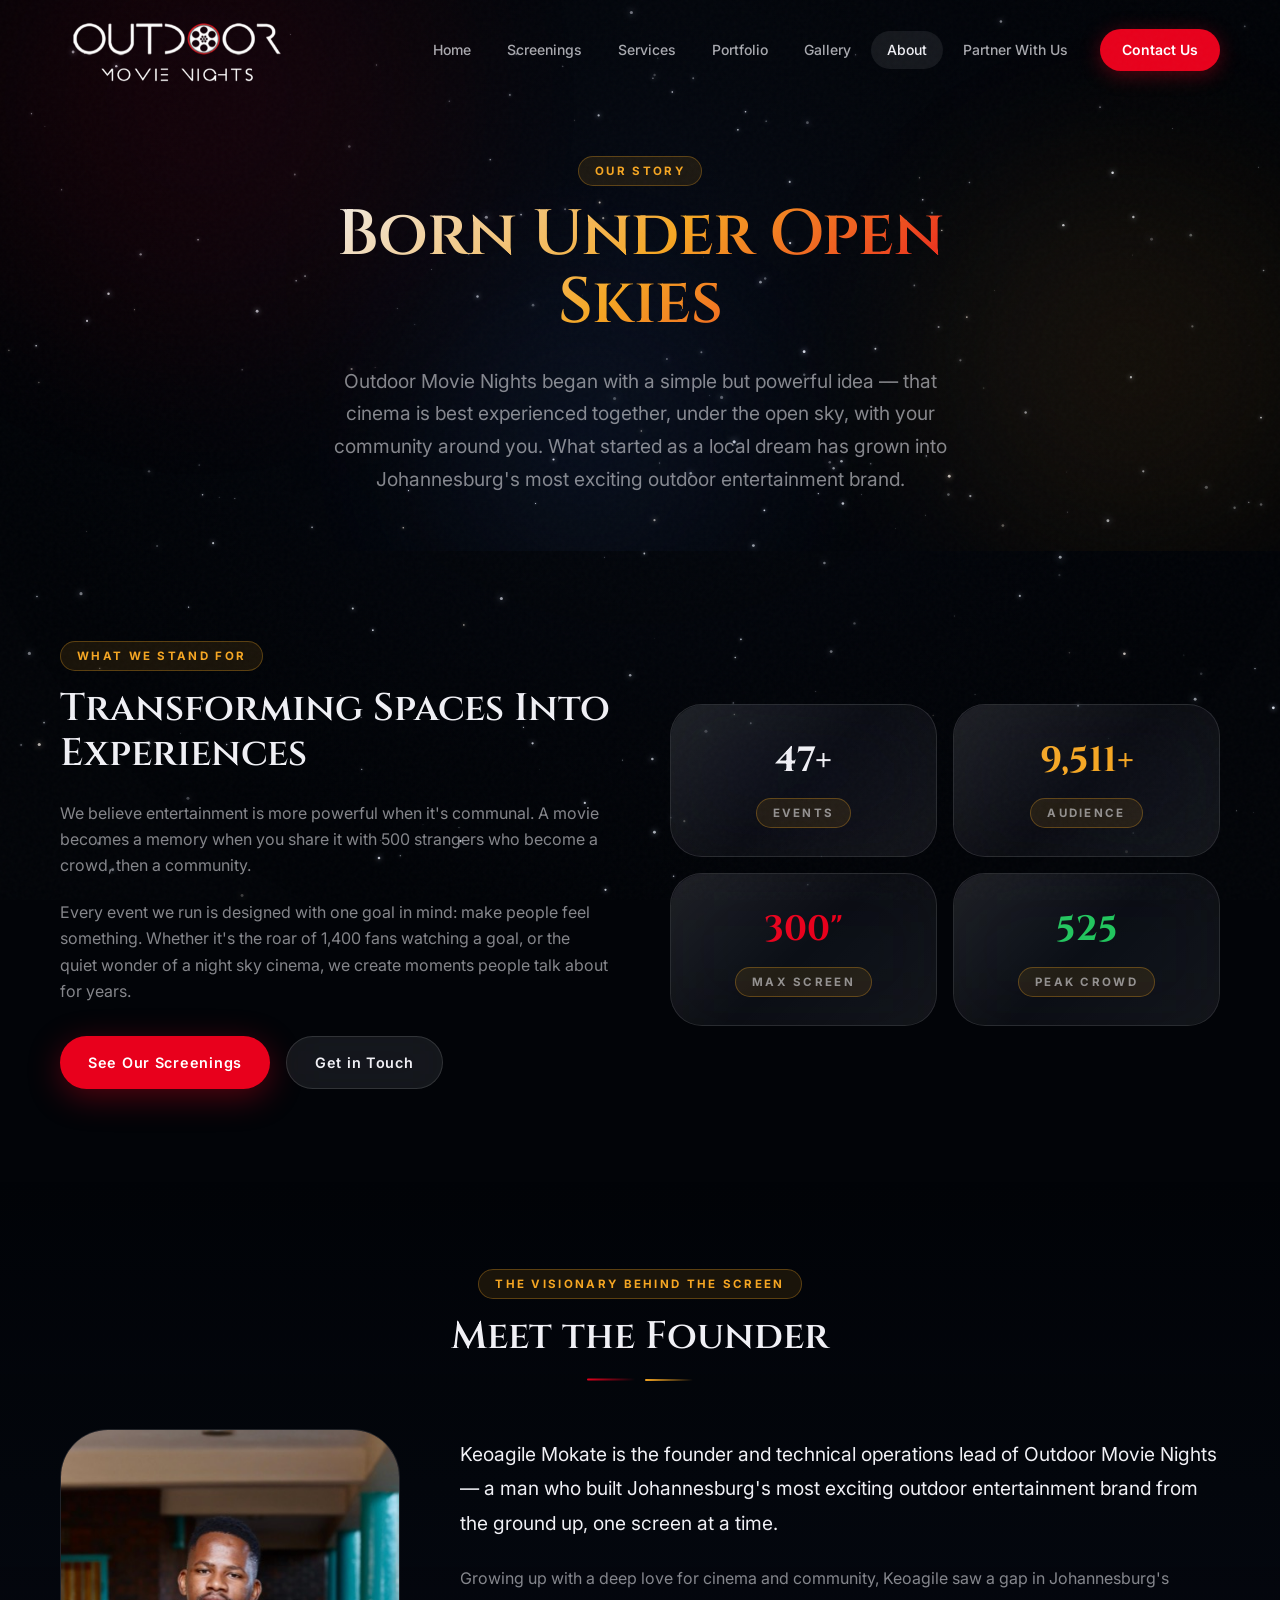
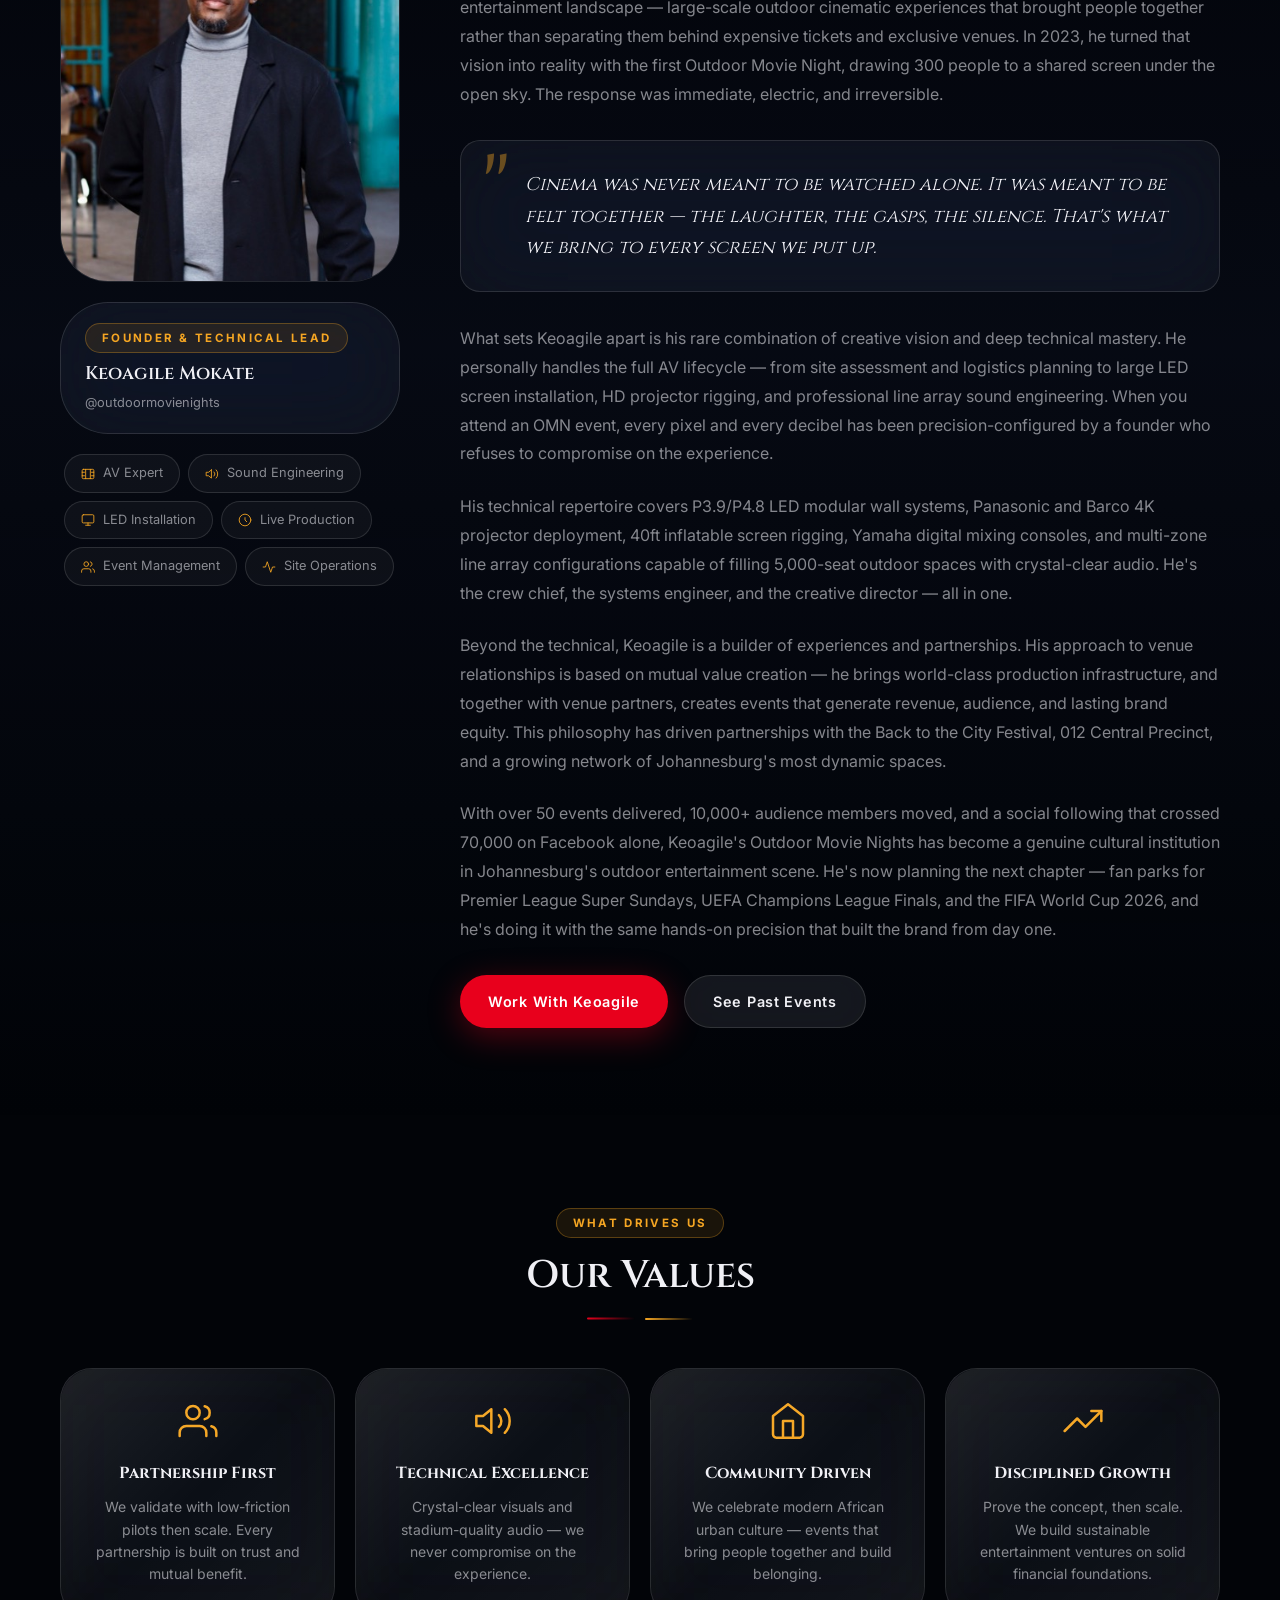
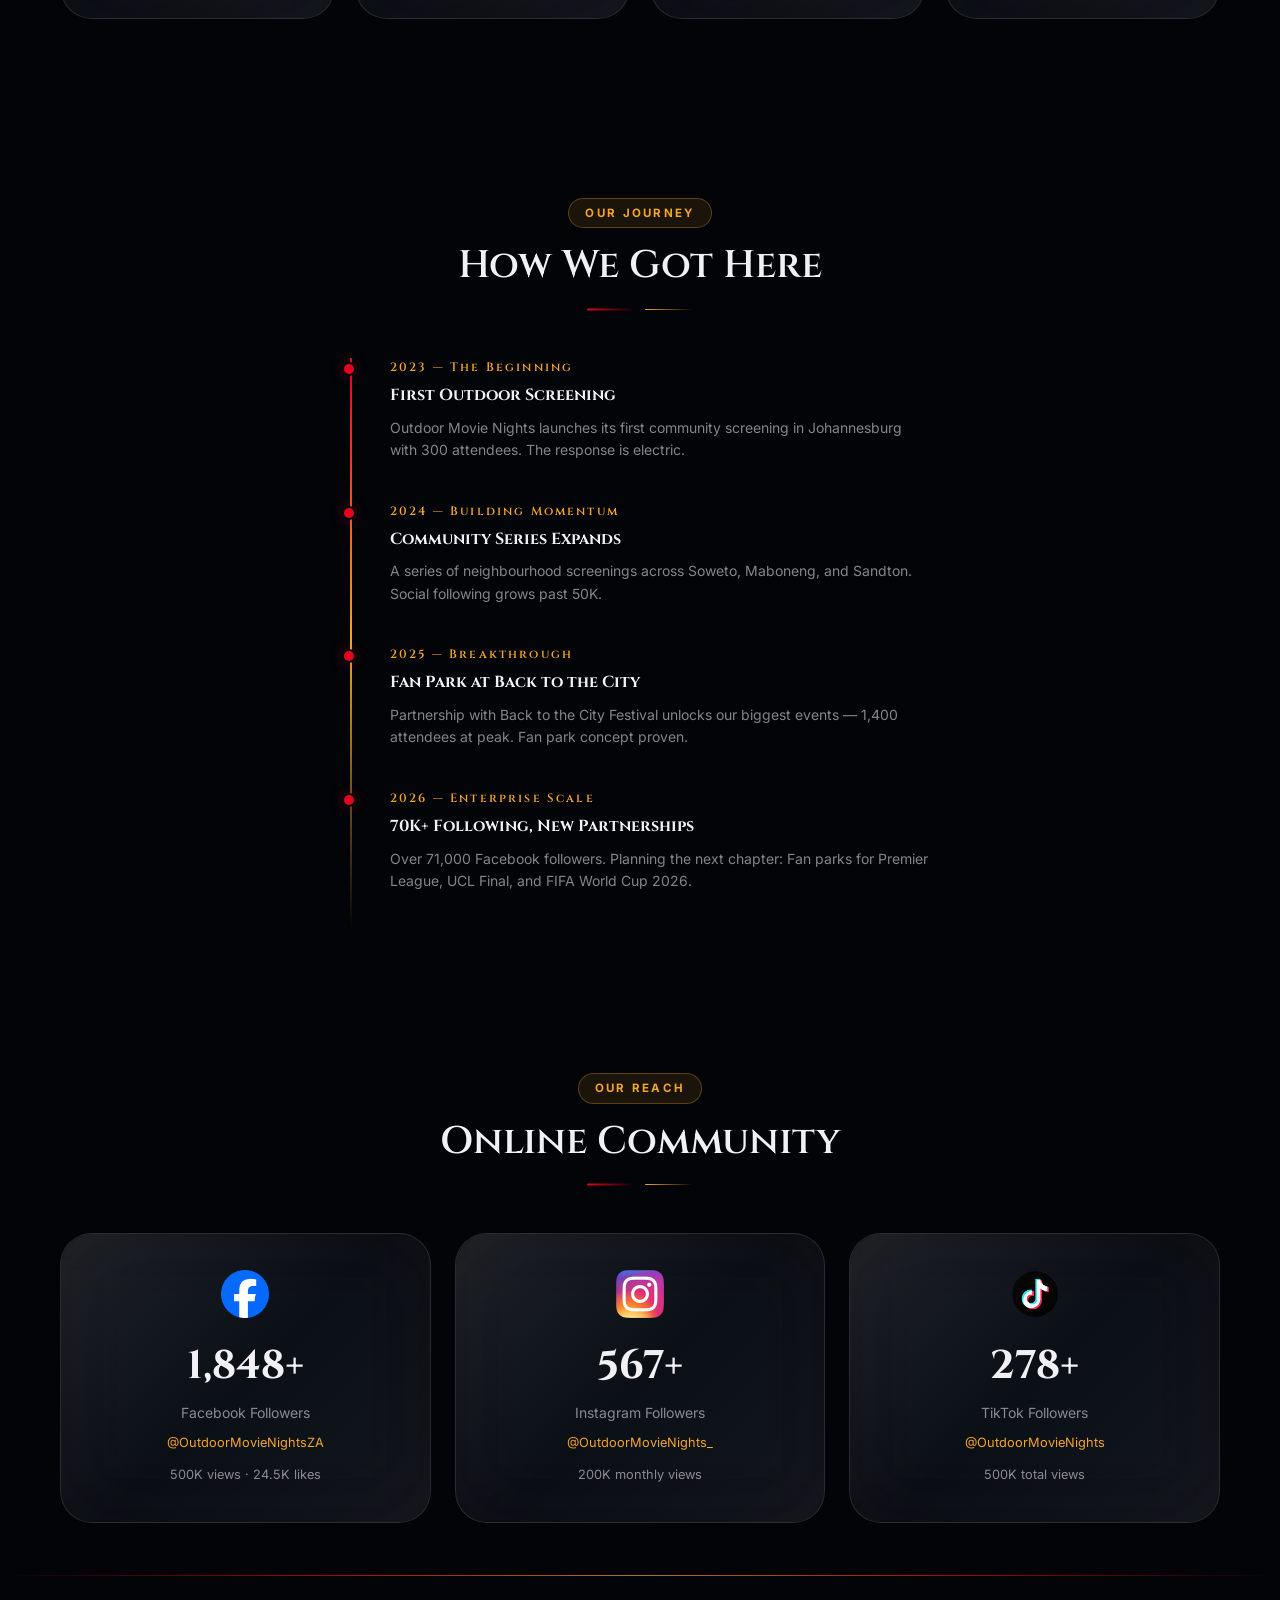
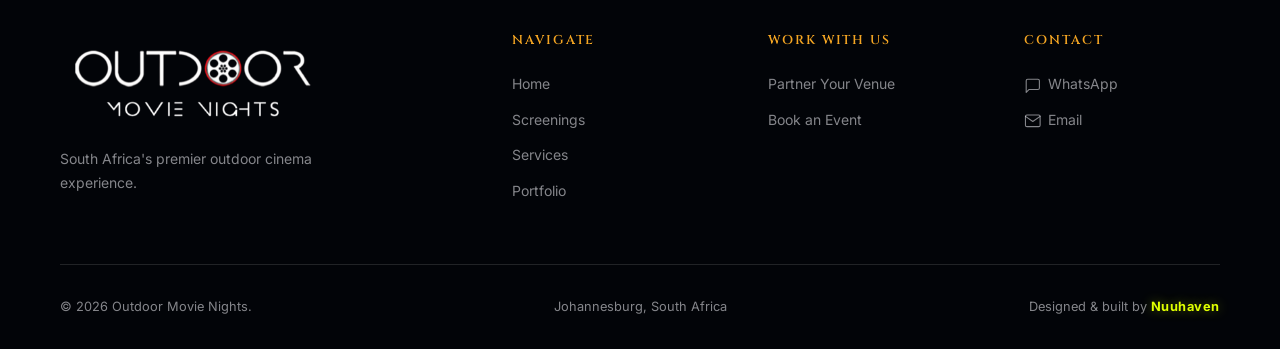
<file: about.html>
<!DOCTYPE html>
<html lang="en">
<head>
  <meta charset="UTF-8">
  <meta name="viewport" content="width=device-width, initial-scale=1.0">
  <link rel="icon" type="image/png" sizes="32x32" href="assets/logo/favicon-32.png">
  <link rel="icon" type="image/png" sizes="512x512" href="assets/logo/favicon-512.png">
  <link rel="apple-touch-icon" href="assets/logo/apple-touch-icon.png">
  <title>About — Outdoor Movie Nights</title>
  <link rel="preconnect" href="https://fonts.googleapis.com">
  <link rel="preconnect" href="https://fonts.gstatic.com" crossorigin>
  <link href="https://fonts.googleapis.com/css2?family=Cinzel:wght@400;600;700;900&family=Inter:wght@300;400;500;600;700&display=swap" rel="stylesheet">
  <link rel="preload" href="assets/logo/OMN Logo.png" as="image">
  <link rel="stylesheet" href="css/global.css">
  <link rel="stylesheet" href="css/animations.css">
  <link rel="stylesheet" href="css/components.css">
  <style>
    .about-mission-grid { display:grid; grid-template-columns:1fr 1fr; gap:60px; align-items:center; }
    .about-stats-grid { display:grid; grid-template-columns:1fr 1fr; gap:16px; }
    @media(max-width:768px){
      .about-mission-grid { grid-template-columns:1fr; gap:40px; }
      .about-stats-grid { grid-template-columns:1fr 1fr; gap:12px; }
      .about-stats-grid .glass-card { padding:20px 16px !important; }
      .about-stats-grid .glass-card > div:first-child { font-size:1.7rem !important; }
    }
    .founder-layout { display:grid; grid-template-columns:340px 1fr; gap:60px; align-items:start; }
    @media(max-width:900px){ .founder-layout { grid-template-columns:1fr; } }
    .founder-photo-wrap { position:sticky; top:100px; }
    .founder-photo { width:100%; aspect-ratio:3/4; object-fit:cover; object-position:top; border-radius:var(--r-xl); border:1px solid var(--glass-border); }
    .founder-quote { position:relative; padding:28px 32px; margin:32px 0; }
    .founder-quote::before { content:'"'; font-family:var(--font-display); font-size:6rem; line-height:0.6; color:var(--c-amber); opacity:0.4; position:absolute; top:24px; left:20px; }
    .founder-quote blockquote { font-family:var(--font-display); font-size:1.15rem; line-height:1.7; color:var(--c-white); padding-left:32px; font-style:italic; margin:0; }
    .expertise-pill { display:inline-flex; align-items:center; gap:8px; padding:8px 16px; background:rgba(255,255,255,0.04); border:1px solid var(--glass-border); border-radius:var(--r-full); font-size:0.8rem; color:var(--c-muted); margin:4px; }
    .expertise-pill svg { width:14px; height:14px; stroke:var(--c-amber); fill:none; stroke-width:1.5; stroke-linecap:round; stroke-linejoin:round; }
  </style>
</head>
<body class="grain">
<canvas id="starfield-canvas"></canvas>

<nav class="nav">
  <div class="nav-inner">
    <a href="index.html" class="nav-logo"><img src="assets/logo/OMN Logo.png" alt="Outdoor Movie Nights" loading="eager"></a>
    <div class="nav-links">
      <a href="index.html" class="nav-link">Home</a>
      <a href="screenings.html" class="nav-link">Screenings</a>
      <a href="services.html" class="nav-link">Services</a>
      <a href="portfolio.html" class="nav-link">Portfolio</a>
      <a href="gallery.html" class="nav-link">Gallery</a>
      <a href="about.html" class="nav-link">About</a>
      <a href="vendors.html" class="nav-link">Partner With Us</a>
      <a href="contact.html" class="nav-link nav-cta">Contact Us</a>
    </div>
    <button class="nav-toggle"><span></span><span></span><span></span></button>
  </div>
</nav>
<div class="nav-mobile">
  <a href="index.html" class="nav-link">Home</a>
  <a href="screenings.html" class="nav-link">Screenings</a>
  <a href="services.html" class="nav-link">Services</a>
  <a href="portfolio.html" class="nav-link">Portfolio</a>
  <a href="gallery.html" class="nav-link">Gallery</a>
  <a href="about.html" class="nav-link">About</a>
  <a href="vendors.html" class="nav-link">Partner With Us</a>
  <a href="contact.html" class="nav-link nav-cta">Contact Us</a>
</div>

<!-- Hero -->
<section class="page-hero">
  <div class="aurora"><div class="aurora-orb"></div><div class="aurora-orb"></div><div class="aurora-orb"></div></div>
  <div class="container page-wrapper" style="max-width:800px;margin:0 auto;text-align:center">
    <div class="label" style="margin-bottom:16px">Our Story</div>
    <h1 class="display-lg text-gradient" style="margin-bottom:28px">Born Under Open Skies</h1>
    <p class="body-lg" style="color:var(--c-muted);max-width:620px;margin:0 auto">
      Outdoor Movie Nights began with a simple but powerful idea — that cinema is best experienced together, under the open sky, with your community around you. What started as a local dream has grown into Johannesburg's most exciting outdoor entertainment brand.
    </p>
  </div>
</section>

<!-- Mission -->
<section class="section" style="position:relative;z-index:2">
  <div class="container">
    <div class="about-mission-grid">
      <div class="reveal">
        <div class="label" style="margin-bottom:16px">What We Stand For</div>
        <h2 class="display-md" style="margin-bottom:24px">Transforming Spaces Into Experiences</h2>
        <p class="body-md" style="color:var(--c-muted);margin-bottom:20px">We believe entertainment is more powerful when it's communal. A movie becomes a memory when you share it with 500 strangers who become a crowd, then a community.</p>
        <p class="body-md" style="color:var(--c-muted);margin-bottom:32px">Every event we run is designed with one goal in mind: make people feel something. Whether it's the roar of 1,400 fans watching a goal, or the quiet wonder of a night sky cinema, we create moments people talk about for years.</p>
        <div style="display:flex;gap:16px;flex-wrap:wrap">
          <a href="screenings.html" class="btn btn-primary">See Our Screenings</a>
          <a href="contact.html" class="btn btn-glass">Get in Touch</a>
        </div>
      </div>
      <div class="reveal reveal-delay-2">
        <div class="about-stats-grid">
          <div class="glass-card" style="padding:28px;text-align:center">
            <div style="font-family:var(--font-display);font-size:2.2rem;font-weight:700;color:var(--c-white);margin-bottom:8px" data-target="50" data-suffix="+">50+</div>
            <div class="label" style="color:var(--c-muted)">Events</div>
          </div>
          <div class="glass-card" style="padding:28px;text-align:center">
            <div style="font-family:var(--font-display);font-size:2.2rem;font-weight:700;color:var(--c-amber);margin-bottom:8px" data-target="10000" data-suffix="+">10K+</div>
            <div class="label" style="color:var(--c-muted)">Audience</div>
          </div>
          <div class="glass-card" style="padding:28px;text-align:center">
            <div style="font-family:var(--font-display);font-size:2.2rem;font-weight:700;color:var(--c-red);margin-bottom:8px">300"</div>
            <div class="label" style="color:var(--c-muted)">Max Screen</div>
          </div>
          <div class="glass-card" style="padding:28px;text-align:center">
            <div style="font-family:var(--font-display);font-size:2.2rem;font-weight:700;color:var(--c-green);margin-bottom:8px" data-target="1400" data-suffix="">1,400</div>
            <div class="label" style="color:var(--c-muted)">Peak Crowd</div>
          </div>
        </div>
      </div>
    </div>
  </div>
</section>

<!-- Founder -->
<section class="section" style="position:relative;z-index:2;background:linear-gradient(180deg,transparent,rgba(10,15,30,0.5),transparent)">
  <div class="container">
    <div class="section-header reveal">
      <div class="label">The Visionary Behind the Screen</div>
      <h2 class="display-md">Meet the Founder</h2>
      <div class="divider"></div>
    </div>

    <div class="founder-layout reveal">
      <!-- Photo column -->
      <div class="founder-photo-wrap">
        <img src="assets/founder/founder.jpeg" alt="Keoagile Mokate — Founder, Outdoor Movie Nights" class="founder-photo" loading="lazy">
        <div class="glass" style="margin-top:20px;padding:20px 24px;border-radius:var(--r-xl);border:1px solid var(--glass-border)">
          <div class="label" style="margin-bottom:6px;color:var(--c-amber)">Founder & Technical Lead</div>
          <div style="font-family:var(--font-display);font-size:1.15rem;font-weight:600;margin-bottom:4px">Keoagile Mokate</div>
          <div style="font-size:0.8rem;color:var(--c-muted)">@outdoormovienights</div>
        </div>
        <div style="margin-top:16px;display:flex;flex-wrap:wrap">
          <span class="expertise-pill">
            <svg viewBox="0 0 24 24"><rect x="2" y="4" width="20" height="16" rx="2"/><path d="M8 4v16M16 4v16M2 9h4M2 15h4M18 9h4M18 15h4"/></svg>
            AV Expert
          </span>
          <span class="expertise-pill">
            <svg viewBox="0 0 24 24"><path d="M11 5L6 9H2v6h4l5 4V5z"/><path d="M19.07 4.93a10 10 0 010 14.14M15.54 8.46a5 5 0 010 7.07"/></svg>
            Sound Engineering
          </span>
          <span class="expertise-pill">
            <svg viewBox="0 0 24 24"><rect x="2" y="3" width="20" height="14" rx="2"/><path d="M8 21h8M12 17v4"/></svg>
            LED Installation
          </span>
          <span class="expertise-pill">
            <svg viewBox="0 0 24 24"><circle cx="12" cy="12" r="10"/><path d="M12 8v4l3 3"/></svg>
            Live Production
          </span>
          <span class="expertise-pill">
            <svg viewBox="0 0 24 24"><path d="M17 21v-2a4 4 0 00-4-4H5a4 4 0 00-4 4v2"/><circle cx="9" cy="7" r="4"/><path d="M23 21v-2a4 4 0 00-3-3.87M16 3.13a4 4 0 010 7.75"/></svg>
            Event Management
          </span>
          <span class="expertise-pill">
            <svg viewBox="0 0 24 24"><polyline points="22 12 18 12 15 21 9 3 6 12 2 12"/></svg>
            Site Operations
          </span>
        </div>
      </div>

      <!-- Bio column -->
      <div style="padding-top:8px">
        <p class="body-lg" style="color:var(--c-white);margin-bottom:24px;line-height:1.8">
          Keoagile Mokate is the founder and technical operations lead of Outdoor Movie Nights — a man who built Johannesburg's most exciting outdoor entertainment brand from the ground up, one screen at a time.
        </p>

        <p class="body-md" style="color:var(--c-muted);margin-bottom:24px;line-height:1.8">
          Growing up with a deep love for cinema and community, Keoagile saw a gap in Johannesburg's entertainment landscape — large-scale outdoor cinematic experiences that brought people together rather than separating them behind expensive tickets and exclusive venues. In 2023, he turned that vision into reality with the first Outdoor Movie Night, drawing 300 people to a shared screen under the open sky. The response was immediate, electric, and irreversible.
        </p>

        <div class="glass founder-quote">
          <blockquote>Cinema was never meant to be watched alone. It was meant to be felt together — the laughter, the gasps, the silence. That's what we bring to every screen we put up.</blockquote>
        </div>

        <p class="body-md" style="color:var(--c-muted);margin-bottom:24px;line-height:1.8">
          What sets Keoagile apart is his rare combination of creative vision and deep technical mastery. He personally handles the full AV lifecycle — from site assessment and logistics planning to large LED screen installation, HD projector rigging, and professional line array sound engineering. When you attend an OMN event, every pixel and every decibel has been precision-configured by a founder who refuses to compromise on the experience.
        </p>

        <p class="body-md" style="color:var(--c-muted);margin-bottom:24px;line-height:1.8">
          His technical repertoire covers P3.9/P4.8 LED modular wall systems, Panasonic and Barco 4K projector deployment, 40ft inflatable screen rigging, Yamaha digital mixing consoles, and multi-zone line array configurations capable of filling 5,000-seat outdoor spaces with crystal-clear audio. He's the crew chief, the systems engineer, and the creative director — all in one.
        </p>

        <p class="body-md" style="color:var(--c-muted);margin-bottom:24px;line-height:1.8">
          Beyond the technical, Keoagile is a builder of experiences and partnerships. His approach to venue relationships is based on mutual value creation — he brings world-class production infrastructure, and together with venue partners, creates events that generate revenue, audience, and lasting brand equity. This philosophy has driven partnerships with the Back to the City Festival, 012 Central Precinct, and a growing network of Johannesburg's most dynamic spaces.
        </p>

        <p class="body-md" style="color:var(--c-muted);margin-bottom:32px;line-height:1.8">
          With over 50 events delivered, 10,000+ audience members moved, and a social following that crossed 70,000 on Facebook alone, Keoagile's Outdoor Movie Nights has become a genuine cultural institution in Johannesburg's outdoor entertainment scene. He's now planning the next chapter — fan parks for Premier League Super Sundays, UEFA Champions League Finals, and the FIFA World Cup 2026, and he's doing it with the same hands-on precision that built the brand from day one.
        </p>

        <div style="display:flex;gap:16px;flex-wrap:wrap">
          <a href="contact.html" class="btn btn-primary">Work With Keoagile</a>
          <a href="portfolio.html" class="btn btn-glass">See Past Events</a>
        </div>
      </div>
    </div>
  </div>
</section>

<!-- Values -->
<section class="section" style="position:relative;z-index:2">
  <div class="container">
    <div class="section-header reveal">
      <div class="label">What Drives Us</div>
      <h2 class="display-md">Our Values</h2>
      <div class="divider"></div>
    </div>
    <div class="grid-4">
      <div class="glass-card glass-irid reveal reveal-delay-1" style="padding:32px;text-align:center">
        <div class="icon icon-lg" style="margin:0 auto 20px;color:var(--c-amber)">
          <svg viewBox="0 0 24 24" fill="none" stroke="currentColor" stroke-width="1.5" stroke-linecap="round" stroke-linejoin="round"><path d="M17 21v-2a4 4 0 00-4-4H5a4 4 0 00-4 4v2"/><circle cx="9" cy="7" r="4"/><path d="M23 21v-2a4 4 0 00-3-3.87M16 3.13a4 4 0 010 7.75"/></svg>
        </div>
        <h3 style="font-family:var(--font-display);font-size:1rem;margin-bottom:10px">Partnership First</h3>
        <p style="font-size:0.875rem;color:var(--c-muted)">We validate with low-friction pilots then scale. Every partnership is built on trust and mutual benefit.</p>
      </div>
      <div class="glass-card glass-irid reveal reveal-delay-2" style="padding:32px;text-align:center">
        <div class="icon icon-lg" style="margin:0 auto 20px;color:var(--c-amber)">
          <svg viewBox="0 0 24 24" fill="none" stroke="currentColor" stroke-width="1.5" stroke-linecap="round" stroke-linejoin="round"><path d="M11 5L6 9H2v6h4l5 4V5z"/><path d="M19.07 4.93a10 10 0 010 14.14M15.54 8.46a5 5 0 010 7.07"/></svg>
        </div>
        <h3 style="font-family:var(--font-display);font-size:1rem;margin-bottom:10px">Technical Excellence</h3>
        <p style="font-size:0.875rem;color:var(--c-muted)">Crystal-clear visuals and stadium-quality audio — we never compromise on the experience.</p>
      </div>
      <div class="glass-card glass-irid reveal reveal-delay-3" style="padding:32px;text-align:center">
        <div class="icon icon-lg" style="margin:0 auto 20px;color:var(--c-amber)">
          <svg viewBox="0 0 24 24" fill="none" stroke="currentColor" stroke-width="1.5" stroke-linecap="round" stroke-linejoin="round"><path d="M3 9l9-7 9 7v11a2 2 0 01-2 2H5a2 2 0 01-2-2z"/><polyline points="9 22 9 12 15 12 15 22"/></svg>
        </div>
        <h3 style="font-family:var(--font-display);font-size:1rem;margin-bottom:10px">Community Driven</h3>
        <p style="font-size:0.875rem;color:var(--c-muted)">We celebrate modern African urban culture — events that bring people together and build belonging.</p>
      </div>
      <div class="glass-card glass-irid reveal reveal-delay-4" style="padding:32px;text-align:center">
        <div class="icon icon-lg" style="margin:0 auto 20px;color:var(--c-amber)">
          <svg viewBox="0 0 24 24" fill="none" stroke="currentColor" stroke-width="1.5" stroke-linecap="round" stroke-linejoin="round"><polyline points="23 6 13.5 15.5 8.5 10.5 1 18"/><polyline points="17 6 23 6 23 12"/></svg>
        </div>
        <h3 style="font-family:var(--font-display);font-size:1rem;margin-bottom:10px">Disciplined Growth</h3>
        <p style="font-size:0.875rem;color:var(--c-muted)">Prove the concept, then scale. We build sustainable entertainment ventures on solid financial foundations.</p>
      </div>
    </div>
  </div>
</section>

<!-- Timeline -->
<section class="section" style="position:relative;z-index:2">
  <div class="container" style="max-width:700px;margin:0 auto">
    <div class="section-header reveal">
      <div class="label">Our Journey</div>
      <h2 class="display-md">How We Got Here</h2>
      <div class="divider"></div>
    </div>
    <div class="timeline reveal">
      <div class="timeline-item">
        <div class="timeline-year">2023 — The Beginning</div>
        <h3 style="font-family:var(--font-display);margin-bottom:8px;font-size:1rem">First Outdoor Screening</h3>
        <p style="font-size:0.875rem;color:var(--c-muted)">Outdoor Movie Nights launches its first community screening in Johannesburg with 300 attendees. The response is electric.</p>
      </div>
      <div class="timeline-item">
        <div class="timeline-year">2024 — Building Momentum</div>
        <h3 style="font-family:var(--font-display);margin-bottom:8px;font-size:1rem">Community Series Expands</h3>
        <p style="font-size:0.875rem;color:var(--c-muted)">A series of neighbourhood screenings across Soweto, Maboneng, and Sandton. Social following grows past 50K.</p>
      </div>
      <div class="timeline-item">
        <div class="timeline-year">2025 — Breakthrough</div>
        <h3 style="font-family:var(--font-display);margin-bottom:8px;font-size:1rem">Fan Park at Back to the City</h3>
        <p style="font-size:0.875rem;color:var(--c-muted)">Partnership with Back to the City Festival unlocks our biggest events — 1,400 attendees at peak. Fan park concept proven.</p>
      </div>
      <div class="timeline-item">
        <div class="timeline-year">2026 — Enterprise Scale</div>
        <h3 style="font-family:var(--font-display);margin-bottom:8px;font-size:1rem">70K+ Following, New Partnerships</h3>
        <p style="font-size:0.875rem;color:var(--c-muted)">Over 71,000 Facebook followers. Planning the next chapter: Fan parks for Premier League, UCL Final, and FIFA World Cup 2026.</p>
      </div>
    </div>
  </div>
</section>

<!-- Social Proof -->
<section class="section-sm" style="position:relative;z-index:2">
  <div class="container">
    <div class="section-header reveal">
      <div class="label">Our Reach</div>
      <h2 class="display-md">Online Community</h2>
      <div class="divider"></div>
    </div>
    <div class="grid-3">
      <div class="glass-card glass-irid reveal reveal-delay-1" style="padding:36px;text-align:center">
        <div class="icon icon-lg" style="margin:0 auto 16px;color:var(--c-amber)">
          <img src="assets/Facebook_Logo_2023.png" alt="Facebook" style="width:48px;height:48px;object-fit:contain;border-radius:8px" loading="lazy">
        </div>
        <div style="font-family:var(--font-display);font-size:2.5rem;font-weight:700;margin-bottom:4px;color:var(--c-white)" data-target="71000" data-suffix="+">71,000+</div>
        <div style="font-size:0.875rem;color:var(--c-muted);margin-bottom:8px">Facebook Followers</div>
        <div style="font-size:0.8rem;color:var(--c-amber)">@OutdoorMovieNightsZA</div>
        <div style="margin-top:12px;font-size:0.8rem;color:var(--c-muted)">500K views · 24.5K likes</div>
      </div>
      <div class="glass-card glass-irid reveal reveal-delay-2" style="padding:36px;text-align:center">
        <div class="icon icon-lg" style="margin:0 auto 16px;color:var(--c-amber)">
          <img src="assets/Instagram_icon.png" alt="Instagram" style="width:48px;height:48px;object-fit:contain" loading="lazy">
        </div>
        <div style="font-family:var(--font-display);font-size:2.5rem;font-weight:700;margin-bottom:4px;color:var(--c-white)" data-target="21800" data-suffix="+">21,800+</div>
        <div style="font-size:0.875rem;color:var(--c-muted);margin-bottom:8px">Instagram Followers</div>
        <div style="font-size:0.8rem;color:var(--c-amber)">@OutdoorMovieNights_</div>
        <div style="margin-top:12px;font-size:0.8rem;color:var(--c-muted)">200K monthly views</div>
      </div>
      <div class="glass-card glass-irid reveal reveal-delay-3" style="padding:36px;text-align:center">
        <div class="icon icon-lg" style="margin:0 auto 16px;color:var(--c-amber)">
          <img src="assets/tiktok-icon-free-png.webp" alt="TikTok" style="width:48px;height:48px;object-fit:contain" loading="lazy">
        </div>
        <div style="font-family:var(--font-display);font-size:2.5rem;font-weight:700;margin-bottom:4px;color:var(--c-white)" data-target="10700" data-suffix="+">10,700+</div>
        <div style="font-size:0.875rem;color:var(--c-muted);margin-bottom:8px">TikTok Followers</div>
        <div style="font-size:0.8rem;color:var(--c-amber)">@OutdoorMovieNights</div>
        <div style="margin-top:12px;font-size:0.8rem;color:var(--c-muted)">500K total views</div>
      </div>
    </div>
  </div>
</section>

<footer>
  <div class="container">
    <div class="footer-grid">
      <div class="footer-brand">
        <img src="assets/logo/OMN Logo.png" alt="Outdoor Movie Nights" loading="eager">
        <p style="margin-top:16px">South Africa's premier outdoor cinema experience.</p>
      </div>
      <div class="footer-col"><h4>Navigate</h4><ul>
        <li><a href="index.html">Home</a></li>
        <li><a href="screenings.html">Screenings</a></li>
        <li><a href="services.html">Services</a></li>
        <li><a href="portfolio.html">Portfolio</a></li>
      </ul></div>
      <div class="footer-col"><h4>Work With Us</h4><ul>
        <li><a href="vendors.html">Partner Your Venue</a></li>
        <li><a href="contact.html">Book an Event</a></li>
      </ul></div>
      <div class="footer-col"><h4>Contact</h4><ul>
        <li><a href="https://wa.me/27680198329">
          <span class="icon icon-sm" style="vertical-align:middle;margin-right:6px;color:var(--c-muted)"><svg viewBox="0 0 24 24" fill="none" stroke="currentColor" stroke-width="1.5" stroke-linecap="round" stroke-linejoin="round"><path d="M21 15a2 2 0 01-2 2H7l-4 4V5a2 2 0 012-2h14a2 2 0 012 2z"/></svg></span>WhatsApp
        </a></li>
        <li><a href="mailto:info@outdoormovienights.co.za">
          <span class="icon icon-sm" style="vertical-align:middle;margin-right:6px;color:var(--c-muted)"><svg viewBox="0 0 24 24" fill="none" stroke="currentColor" stroke-width="1.5" stroke-linecap="round" stroke-linejoin="round"><path d="M4 4h16c1.1 0 2 .9 2 2v12c0 1.1-.9 2-2 2H4c-1.1 0-2-.9-2-2V6c0-1.1.9-2 2-2z"/><polyline points="22,6 12,13 2,6"/></svg></span>Email
        </a></li>
      </ul></div>
    </div>
    <div class="footer-bottom">
      <span>© 2026 Outdoor Movie Nights.</span>
      <span>Johannesburg, South Africa</span>
      <span>Designed &amp; built by <a href="https://nuuhaven.com/" target="_blank" rel="noopener" class="nuuhaven-credit">Nuuhaven</a></span>
    </div>
  </div>
</footer>

<script src="js/starfield.js" defer></script>
<script src="js/nav.js" defer></script>
<script src="js/scroll.js" defer></script>
</body>
</html>
</file>
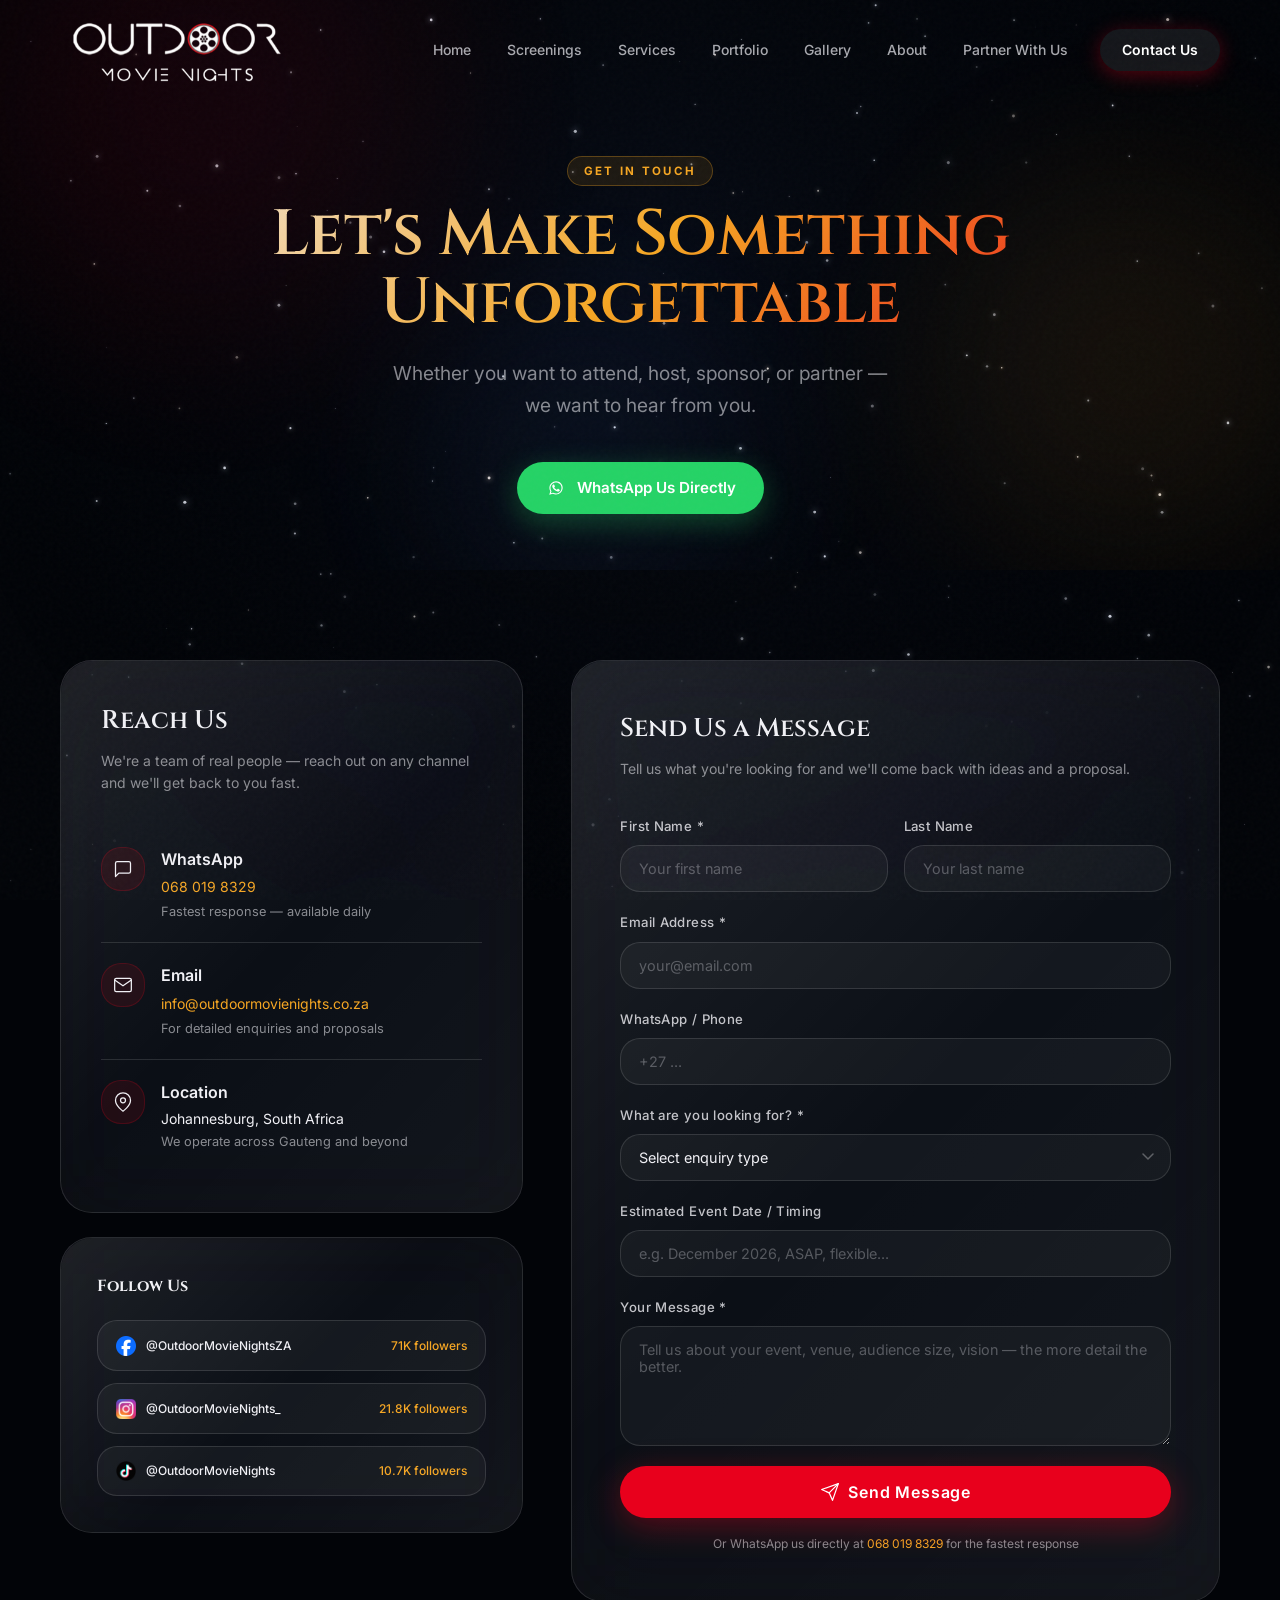
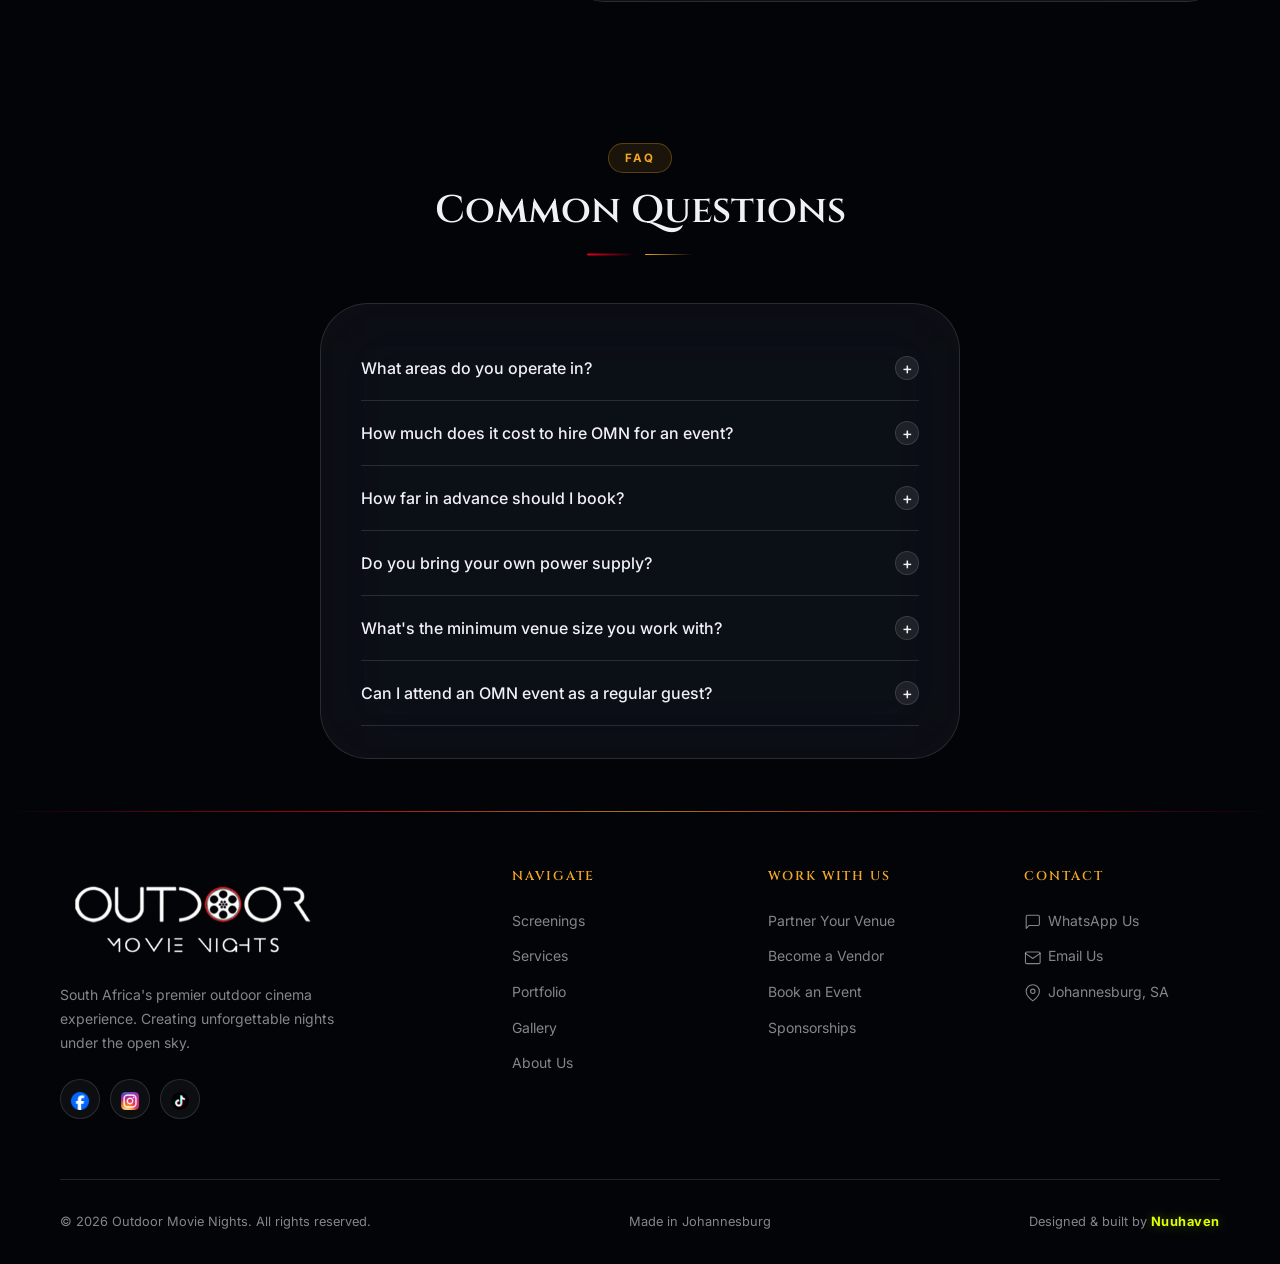
<file: contact.html>
<!DOCTYPE html>
<html lang="en">
<head>
  <meta charset="UTF-8">
  <meta name="viewport" content="width=device-width, initial-scale=1.0">
  <link rel="icon" type="image/png" sizes="32x32" href="assets/logo/favicon-32.png">
  <link rel="icon" type="image/png" sizes="512x512" href="assets/logo/favicon-512.png">
  <link rel="apple-touch-icon" href="assets/logo/apple-touch-icon.png">
  <title>Contact Us — Outdoor Movie Nights</title>
  <link rel="preconnect" href="https://fonts.googleapis.com">
  <link rel="preconnect" href="https://fonts.gstatic.com" crossorigin>
  <link href="https://fonts.googleapis.com/css2?family=Cinzel:wght@400;600;700;900&family=Inter:wght@300;400;500;600;700&display=swap" rel="stylesheet">
  <link rel="preload" href="assets/logo/OMN Logo.png" as="image">
  <link rel="stylesheet" href="css/global.css">
  <link rel="stylesheet" href="css/animations.css">
  <link rel="stylesheet" href="css/components.css">
  <style>
    .contact-layout { display:grid; grid-template-columns:1fr 1.4fr; gap:48px; align-items:start; }
    @media(max-width:900px){ .contact-layout { grid-template-columns:1fr; } }
    .contact-info-item { display:flex; align-items:flex-start; gap:16px; padding:20px 0; border-bottom:1px solid var(--glass-border); }
    .contact-info-item:last-child { border-bottom:none; }
    .contact-icon { width:44px; height:44px; border-radius:var(--r-md); background:rgba(232,0,28,0.1); border:1px solid rgba(232,0,28,0.2); display:flex; align-items:center; justify-content:center; font-size:1.2rem; flex-shrink:0; }
    .name-row { display:grid; grid-template-columns:1fr 1fr; gap:16px; }
    @media(max-width:600px){ .name-row { grid-template-columns:1fr; gap:0; } }
  </style>
</head>
<body class="grain">
<canvas id="starfield-canvas"></canvas>

<nav class="nav">
  <div class="nav-inner">
    <a href="index.html" class="nav-logo"><img src="assets/logo/OMN Logo.png" alt="Outdoor Movie Nights" loading="eager"></a>
    <div class="nav-links">
      <a href="index.html" class="nav-link">Home</a>
      <a href="screenings.html" class="nav-link">Screenings</a>
      <a href="services.html" class="nav-link">Services</a>
      <a href="portfolio.html" class="nav-link">Portfolio</a>
      <a href="gallery.html" class="nav-link">Gallery</a>
      <a href="about.html" class="nav-link">About</a>
      <a href="vendors.html" class="nav-link">Partner With Us</a>
      <a href="contact.html" class="nav-link nav-cta">Contact Us</a>
    </div>
    <button class="nav-toggle"><span></span><span></span><span></span></button>
  </div>
</nav>
<div class="nav-mobile">
  <a href="index.html" class="nav-link">Home</a>
  <a href="screenings.html" class="nav-link">Screenings</a>
  <a href="services.html" class="nav-link">Services</a>
  <a href="portfolio.html" class="nav-link">Portfolio</a>
  <a href="gallery.html" class="nav-link">Gallery</a>
  <a href="about.html" class="nav-link">About</a>
  <a href="vendors.html" class="nav-link">Partner With Us</a>
  <a href="contact.html" class="nav-link nav-cta">Contact Us</a>
</div>

<!-- Hero -->
<section class="page-hero">
  <div class="aurora"><div class="aurora-orb"></div><div class="aurora-orb"></div><div class="aurora-orb"></div></div>
  <div class="container page-wrapper" style="text-align:center">
    <div class="label" style="margin-bottom:16px">Get in Touch</div>
    <h1 class="display-lg text-gradient" style="margin-bottom:20px">Let's Make Something<br>Unforgettable</h1>
    <p class="body-lg" style="max-width:520px;margin:0 auto 40px;color:var(--c-muted)">Whether you want to attend, host, sponsor, or partner — we want to hear from you.</p>
    <a href="https://wa.me/27680198329" class="whatsapp-btn" target="_blank">
      <img src="assets/whatsapp-icon.svg" alt="WhatsApp" style="width:22px;height:22px;object-fit:contain" loading="lazy">
      WhatsApp Us Directly
    </a>
  </div>
</section>

<!-- Contact Section -->
<section class="section" style="position:relative;z-index:2">
  <div class="container">
    <div class="contact-layout">

      <!-- Left: Info -->
      <div>
        <div class="glass-card reveal" style="padding:40px;margin-bottom:24px">
          <h2 class="display-sm" style="margin-bottom:8px">Reach Us</h2>
          <p style="font-size:0.875rem;color:var(--c-muted);margin-bottom:32px">We're a team of real people — reach out on any channel and we'll get back to you fast.</p>

          <div class="contact-info-item">
            <div class="contact-icon"><svg width="20" height="20" viewBox="0 0 24 24" fill="none" stroke="currentColor" stroke-width="1.5" stroke-linecap="round" stroke-linejoin="round"><path d="M21 15a2 2 0 01-2 2H7l-4 4V5a2 2 0 012-2h14a2 2 0 012 2z"/></svg></div>
            <div>
              <div style="font-weight:600;margin-bottom:2px">WhatsApp</div>
              <a href="https://wa.me/27680198329" style="color:var(--c-amber);font-size:0.875rem">068 019 8329</a>
              <p style="font-size:0.8rem;color:var(--c-muted);margin-top:2px">Fastest response — available daily</p>
            </div>
          </div>

          <div class="contact-info-item">
            <div class="contact-icon"><svg width="20" height="20" viewBox="0 0 24 24" fill="none" stroke="currentColor" stroke-width="1.5" stroke-linecap="round" stroke-linejoin="round"><path d="M4 4h16c1.1 0 2 .9 2 2v12c0 1.1-.9 2-2 2H4c-1.1 0-2-.9-2-2V6c0-1.1.9-2 2-2z"/><polyline points="22,6 12,13 2,6"/></svg></div>
            <div>
              <div style="font-weight:600;margin-bottom:2px">Email</div>
              <a href="mailto:info@outdoormovienights.co.za" style="color:var(--c-amber);font-size:0.875rem">info@outdoormovienights.co.za</a>
              <p style="font-size:0.8rem;color:var(--c-muted);margin-top:2px">For detailed enquiries and proposals</p>
            </div>
          </div>

          <div class="contact-info-item">
            <div class="contact-icon"><svg width="20" height="20" viewBox="0 0 24 24" fill="none" stroke="currentColor" stroke-width="1.5" stroke-linecap="round" stroke-linejoin="round"><path d="M21 10c0 7-9 13-9 13s-9-6-9-13a9 9 0 0118 0z"/><circle cx="12" cy="10" r="3"/></svg></div>
            <div>
              <div style="font-weight:600;margin-bottom:2px">Location</div>
              <div style="font-size:0.875rem;color:var(--c-white)">Johannesburg, South Africa</div>
              <p style="font-size:0.8rem;color:var(--c-muted);margin-top:2px">We operate across Gauteng and beyond</p>
            </div>
          </div>
        </div>

        <!-- Social Links -->
        <div class="glass-card reveal reveal-delay-1" style="padding:36px">
          <h3 style="font-family:var(--font-display);font-size:1rem;margin-bottom:20px">Follow Us</h3>
          <div style="display:flex;flex-direction:column;gap:12px">
            <a href="https://www.facebook.com/OutdoorMovieNightza/" class="social-pill" target="_blank" style="justify-content:space-between;border-radius:var(--r-md);padding:14px 18px">
              <div style="display:flex;align-items:center;gap:10px">
                <span><img src="assets/Facebook_Logo_2023.png" alt="Facebook" style="width:20px;height:20px;object-fit:contain;border-radius:4px" loading="lazy"></span>
                <span>@OutdoorMovieNightsZA</span>
              </div>
              <span style="font-size:0.75rem;color:var(--c-amber)">71K followers</span>
            </a>
            <a href="https://www.instagram.com/outdoormovienights_/" class="social-pill" target="_blank" style="justify-content:space-between;border-radius:var(--r-md);padding:14px 18px">
              <div style="display:flex;align-items:center;gap:10px">
                <span><img src="assets/Instagram_icon.png" alt="Instagram" style="width:20px;height:20px;object-fit:contain" loading="lazy"></span>
                <span>@OutdoorMovieNights_</span>
              </div>
              <span style="font-size:0.75rem;color:var(--c-amber)">21.8K followers</span>
            </a>
            <a href="https://www.tiktok.com/@outdoormovienights" class="social-pill" target="_blank" style="justify-content:space-between;border-radius:var(--r-md);padding:14px 18px">
              <div style="display:flex;align-items:center;gap:10px">
                <span><img src="assets/tiktok-icon-free-png.webp" alt="TikTok" style="width:20px;height:20px;object-fit:contain" loading="lazy"></span>
                <span>@OutdoorMovieNights</span>
              </div>
              <span style="font-size:0.75rem;color:var(--c-amber)">10.7K followers</span>
            </a>
          </div>
        </div>
      </div>

      <!-- Right: Form -->
      <div class="glass-card reveal reveal-delay-1" style="padding:48px">
        <h2 class="display-sm" style="margin-bottom:8px">Send Us a Message</h2>
        <p style="font-size:0.875rem;color:var(--c-muted);margin-bottom:36px">Tell us what you're looking for and we'll come back with ideas and a proposal.</p>

        <form action="https://formspree.io/f/xpqgajvn" method="POST">
          <div class="name-row">
            <div class="form-group">
              <label>First Name *</label>
              <input type="text" class="form-control" name="first_name" placeholder="Your first name" required>
            </div>
            <div class="form-group">
              <label>Last Name</label>
              <input type="text" class="form-control" name="last_name" placeholder="Your last name">
            </div>
          </div>

          <div class="form-group">
            <label>Email Address *</label>
            <input type="email" class="form-control" name="email" placeholder="your@email.com" required>
          </div>

          <div class="form-group">
            <label>WhatsApp / Phone</label>
            <input type="tel" class="form-control" name="phone" placeholder="+27 ...">
          </div>

          <div class="form-group">
            <label>What are you looking for? *</label>
            <select class="form-control" name="enquiry_type" required>
              <option value="">Select enquiry type</option>
              <option>Attend a Screening — notify me of events</option>
              <option>Book OMN for my event / venue</option>
              <option>Sports Fan Park partnership</option>
              <option>Corporate or brand activation</option>
              <option>Become a vendor at OMN events</option>
              <option>Sponsorship opportunity</option>
              <option>Festival or large-scale partnership</option>
              <option>Media or press enquiry</option>
              <option>Other</option>
            </select>
          </div>

          <div class="form-group">
            <label>Estimated Event Date / Timing</label>
            <input type="text" class="form-control" name="timing" placeholder="e.g. December 2026, ASAP, flexible...">
          </div>

          <div class="form-group">
            <label>Your Message *</label>
            <textarea class="form-control" name="message" rows="5" placeholder="Tell us about your event, venue, audience size, vision — the more detail the better." required></textarea>
          </div>

          <button type="submit" class="btn btn-primary" style="width:100%;justify-content:center;padding:16px;font-size:1rem">
            <svg width="20" height="20" viewBox="0 0 24 24" fill="none" stroke="currentColor" stroke-width="1.5" stroke-linecap="round" stroke-linejoin="round"><line x1="22" y1="2" x2="11" y2="13"/><polygon points="22 2 15 22 11 13 2 9 22 2"/></svg> Send Message
          </button>

          <p style="font-size:0.75rem;color:var(--c-muted);text-align:center;margin-top:16px">
            Or WhatsApp us directly at <a href="https://wa.me/27680198329" style="color:var(--c-amber)">068 019 8329</a> for the fastest response
          </p>
        </form>
      </div>
    </div>
  </div>
</section>

<!-- FAQ -->
<section class="section-sm" style="position:relative;z-index:2">
  <div class="container" style="max-width:760px;margin:0 auto">
    <div class="section-header reveal">
      <div class="label">FAQ</div>
      <h2 class="display-md">Common Questions</h2>
      <div class="divider"></div>
    </div>

    <div class="glass reveal" style="border-radius:var(--r-xl);padding:32px 40px;border:1px solid var(--glass-border)">
      <div class="accordion-group">
        <div class="accordion-item">
          <button class="accordion-trigger">
            <span>What areas do you operate in?</span>
            <span class="accordion-icon">+</span>
          </button>
          <div class="accordion-content">
            <p style="padding:0 0 20px;font-size:0.875rem;color:var(--c-muted);line-height:1.7">We are based in Johannesburg and primarily operate across Gauteng. For large-scale events and festival partnerships, we can travel to other provinces. Contact us to discuss your specific location.</p>
          </div>
        </div>
        <div class="accordion-item">
          <button class="accordion-trigger">
            <span>How much does it cost to hire OMN for an event?</span>
            <span class="accordion-icon">+</span>
          </button>
          <div class="accordion-content">
            <p style="padding:0 0 20px;font-size:0.875rem;color:var(--c-muted);line-height:1.7">Costs depend on the screen type, event duration, audience size, and partnership model chosen. We offer three partnership models (Venue-Led, Equal Partnership, Production Fee) and always aim to find a structure that works for both parties. Send us your details and we'll build a tailored proposal.</p>
          </div>
        </div>
        <div class="accordion-item">
          <button class="accordion-trigger">
            <span>How far in advance should I book?</span>
            <span class="accordion-icon">+</span>
          </button>
          <div class="accordion-content">
            <p style="padding:0 0 20px;font-size:0.875rem;color:var(--c-muted);line-height:1.7">We recommend at least 4–6 weeks for smaller events, and 8–12 weeks for large fan parks or festival integrations. For FIFA World Cup and Champions League Final events, earlier is better as dates are fixed and demand is high.</p>
          </div>
        </div>
        <div class="accordion-item">
          <button class="accordion-trigger">
            <span>Do you bring your own power supply?</span>
            <span class="accordion-icon">+</span>
          </button>
          <div class="accordion-content">
            <p style="padding:0 0 20px;font-size:0.875rem;color:var(--c-muted);line-height:1.7">Our small inflatable screen runs on a standard 220V/15A outlet — no special power needed. The large inflatable requires 220V/32A and our LED display requires 3-phase 380V/60A. We can arrange generator hire if your venue doesn't have the required supply — this is included in our event planning service.</p>
          </div>
        </div>
        <div class="accordion-item">
          <button class="accordion-trigger">
            <span>What's the minimum venue size you work with?</span>
            <span class="accordion-icon">+</span>
          </button>
          <div class="accordion-content">
            <p style="padding:0 0 20px;font-size:0.875rem;color:var(--c-muted);line-height:1.7">Our small inflatable screen is perfect for intimate venues with 100–600 people. The large inflatable suits 500–3,000 and the LED display scales to 5,000+. We work with rooftops, parks, precincts, restaurants with outdoor areas, and large open fields alike.</p>
          </div>
        </div>
        <div class="accordion-item">
          <button class="accordion-trigger">
            <span>Can I attend an OMN event as a regular guest?</span>
            <span class="accordion-icon">+</span>
          </button>
          <div class="accordion-content">
            <p style="padding:0 0 20px;font-size:0.875rem;color:var(--c-muted);line-height:1.7">Absolutely! Follow us on Instagram (@OutdoorMovieNights_), Facebook (@OutdoorMovieNightsZA), or TikTok (@OutdoorMovieNights) to stay updated on upcoming public screenings. You can also register your interest on our <a href="screenings.html" style="color:var(--c-amber)">Screenings page</a> to be notified when new events are announced.</p>
          </div>
        </div>
      </div>
    </div>
  </div>
</section>

<footer>
  <div class="container">
    <div class="footer-grid">
      <div class="footer-brand">
        <img src="assets/logo/OMN Logo.png" alt="Outdoor Movie Nights"  loading="lazy">
        <p style="margin-top:16px">South Africa's premier outdoor cinema experience. Creating unforgettable nights under the open sky.</p>
        <div class="footer-social" style="margin-top:24px;flex-direction:row;gap:10px">
          <a href="https://www.facebook.com/OutdoorMovieNightza/" class="social-pill" target="_blank" aria-label="Facebook" style="padding:10px;justify-content:center"><img src="assets/Facebook_Logo_2023.png" alt="Facebook" style="width:24px;height:24px;object-fit:contain;border-radius:4px" loading="lazy"></a>
          <a href="https://www.instagram.com/outdoormovienights_/" class="social-pill" target="_blank" aria-label="Instagram" style="padding:10px;justify-content:center"><img src="assets/Instagram_icon.png" alt="Instagram" style="width:24px;height:24px;object-fit:contain" loading="lazy"></a>
          <a href="https://www.tiktok.com/@outdoormovienights" class="social-pill" target="_blank" aria-label="TikTok" style="padding:10px;justify-content:center"><img src="assets/tiktok-icon-free-png.webp" alt="TikTok" style="width:24px;height:24px;object-fit:contain" loading="lazy"></a>
        </div>
      </div>
      <div class="footer-col">
        <h4>Navigate</h4>
        <ul>
          <li><a href="screenings.html">Screenings</a></li>
          <li><a href="services.html">Services</a></li>
          <li><a href="portfolio.html">Portfolio</a></li>
          <li><a href="gallery.html">Gallery</a></li>
          <li><a href="about.html">About Us</a></li>
        </ul>
      </div>
      <div class="footer-col">
        <h4>Work With Us</h4>
        <ul>
          <li><a href="vendors.html">Partner Your Venue</a></li>
          <li><a href="vendors.html#vendors">Become a Vendor</a></li>
          <li><a href="contact.html">Book an Event</a></li>
          <li><a href="contact.html">Sponsorships</a></li>
        </ul>
      </div>
      <div class="footer-col">
        <h4>Contact</h4>
        <ul>
          <li><a href="https://wa.me/27680198329"><span class="icon icon-sm" style="vertical-align:middle;margin-right:6px"><svg viewBox="0 0 24 24" fill="none" stroke="currentColor" stroke-width="1.5" stroke-linecap="round" stroke-linejoin="round"><path d="M21 15a2 2 0 01-2 2H7l-4 4V5a2 2 0 012-2h14a2 2 0 012 2z"/></svg></span>WhatsApp Us</a></li>
          <li><a href="mailto:info@outdoormovienights.co.za"><span class="icon icon-sm" style="vertical-align:middle;margin-right:6px"><svg viewBox="0 0 24 24" fill="none" stroke="currentColor" stroke-width="1.5" stroke-linecap="round" stroke-linejoin="round"><path d="M4 4h16c1.1 0 2 .9 2 2v12c0 1.1-.9 2-2 2H4c-1.1 0-2-.9-2-2V6c0-1.1.9-2 2-2z"/><polyline points="22,6 12,13 2,6"/></svg></span>Email Us</a></li>
          <li><a href="#"><span class="icon icon-sm" style="vertical-align:middle;margin-right:6px"><svg viewBox="0 0 24 24" fill="none" stroke="currentColor" stroke-width="1.5" stroke-linecap="round" stroke-linejoin="round"><path d="M21 10c0 7-9 13-9 13s-9-6-9-13a9 9 0 0118 0z"/><circle cx="12" cy="10" r="3"/></svg></span>Johannesburg, SA</a></li>
        </ul>
      </div>
    </div>
    <div class="footer-bottom">
      <span>© 2026 Outdoor Movie Nights. All rights reserved.</span>
      <span>Made in Johannesburg</span>
      <span>Designed &amp; built by <a href="https://nuuhaven.com/" target="_blank" rel="noopener" class="nuuhaven-credit">Nuuhaven</a></span>
    </div>
  </div>
</footer>

<script src="js/starfield.js" defer></script>
<script src="js/nav.js" defer></script>
<script src="js/scroll.js" defer></script>
<script>
  // Pre-fill event from URL param
  const params = new URLSearchParams(window.location.search);
  const event = params.get('event');
  if (event) {
    const sel = document.querySelector('select[name="enquiry_type"]');
    if (sel) sel.value = 'Attend a Screening — notify me of events';
    const msg = document.querySelector('textarea[name="message"]');
    if (msg) msg.value = `I'd like to be notified about the upcoming screening on ${event === 'Oct17' ? '17 October 2026' : event === 'Dec19' ? '19 December 2026' : '14 February 2027'}.`;
  }
</script>
</body>
</html>
</file>
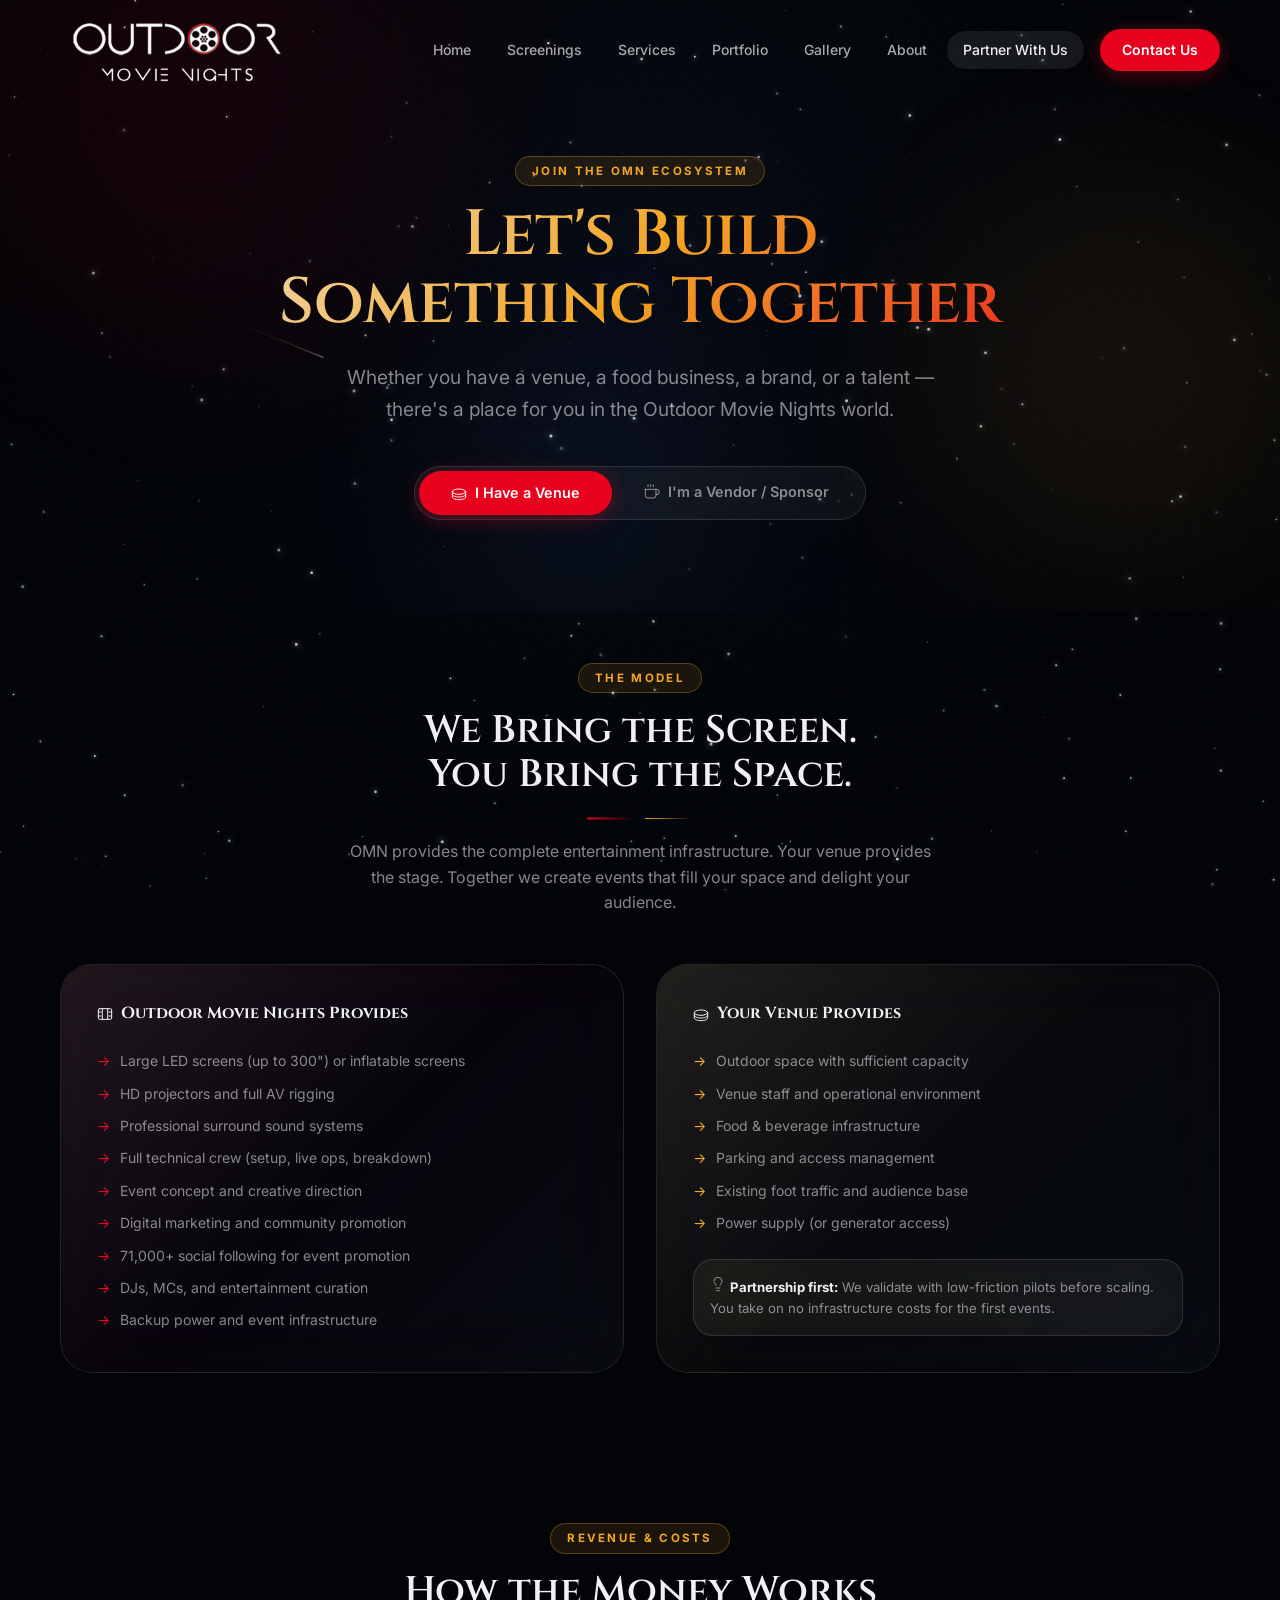
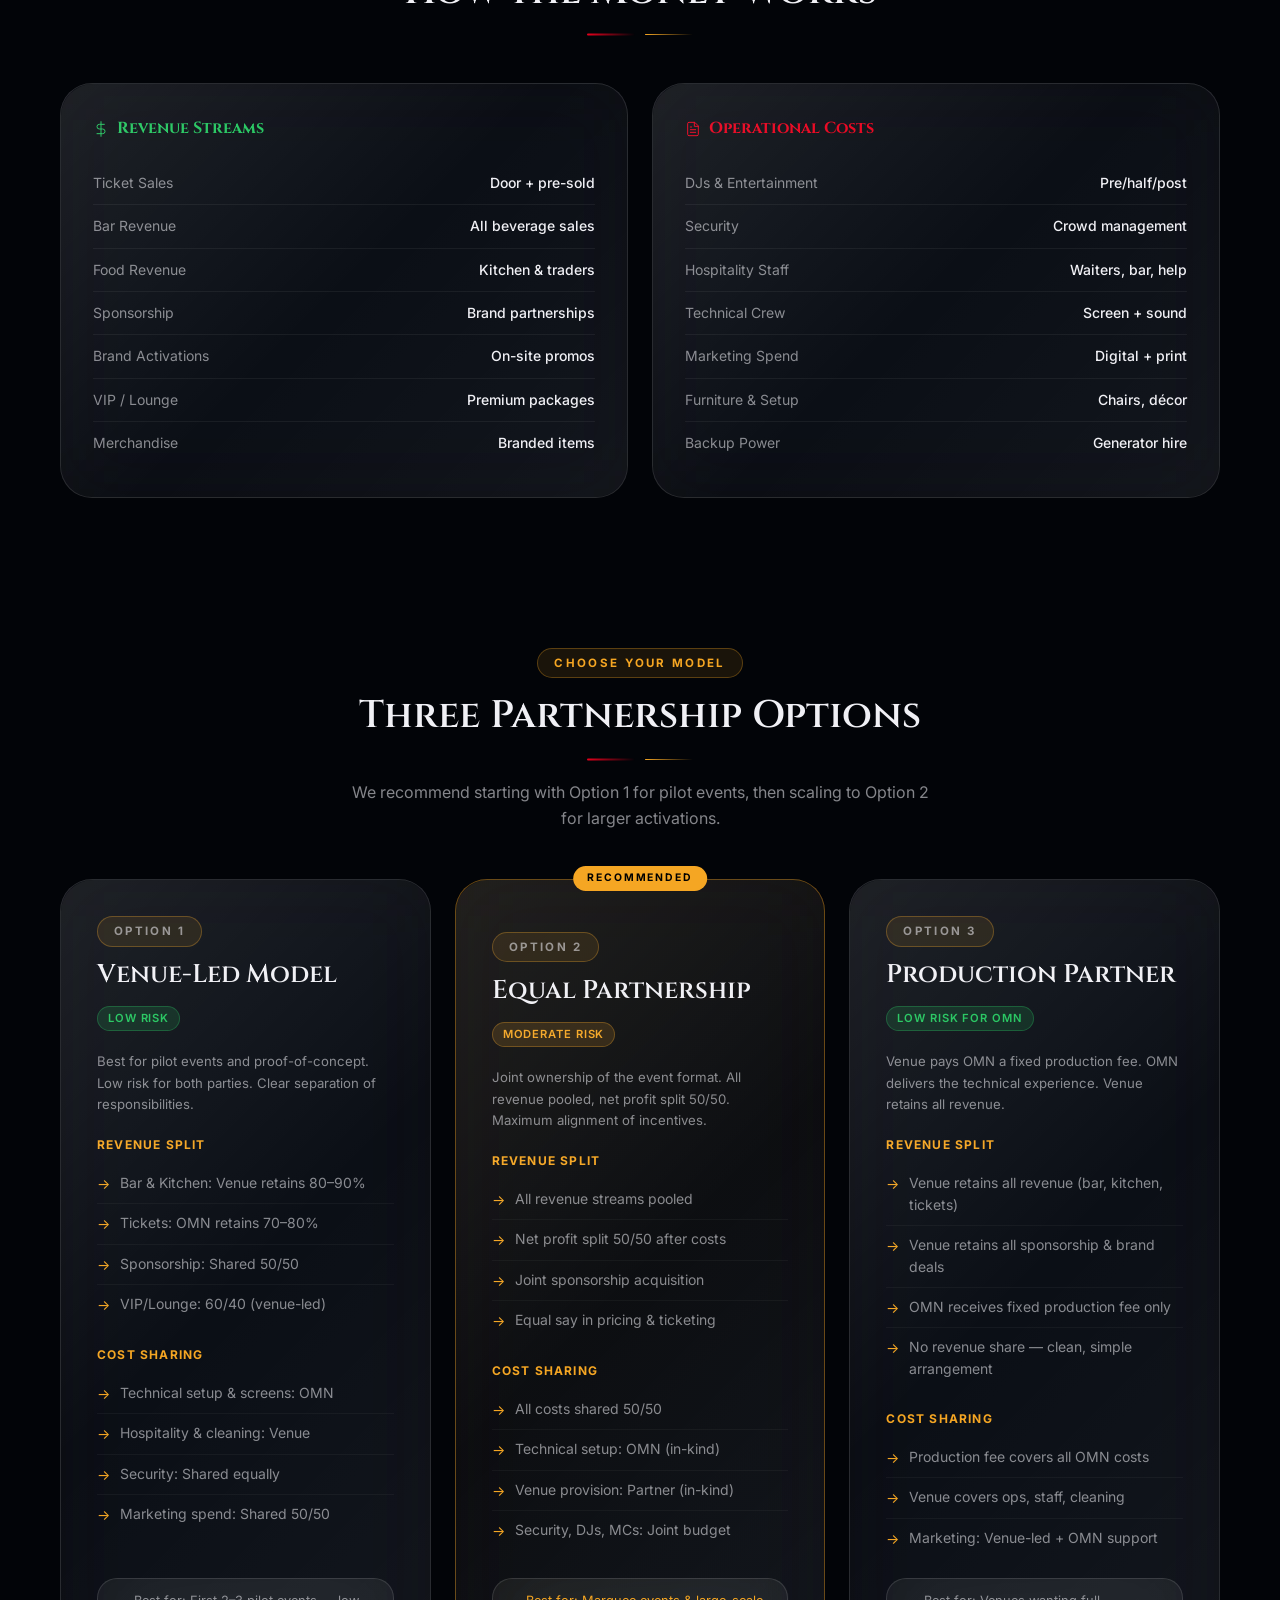
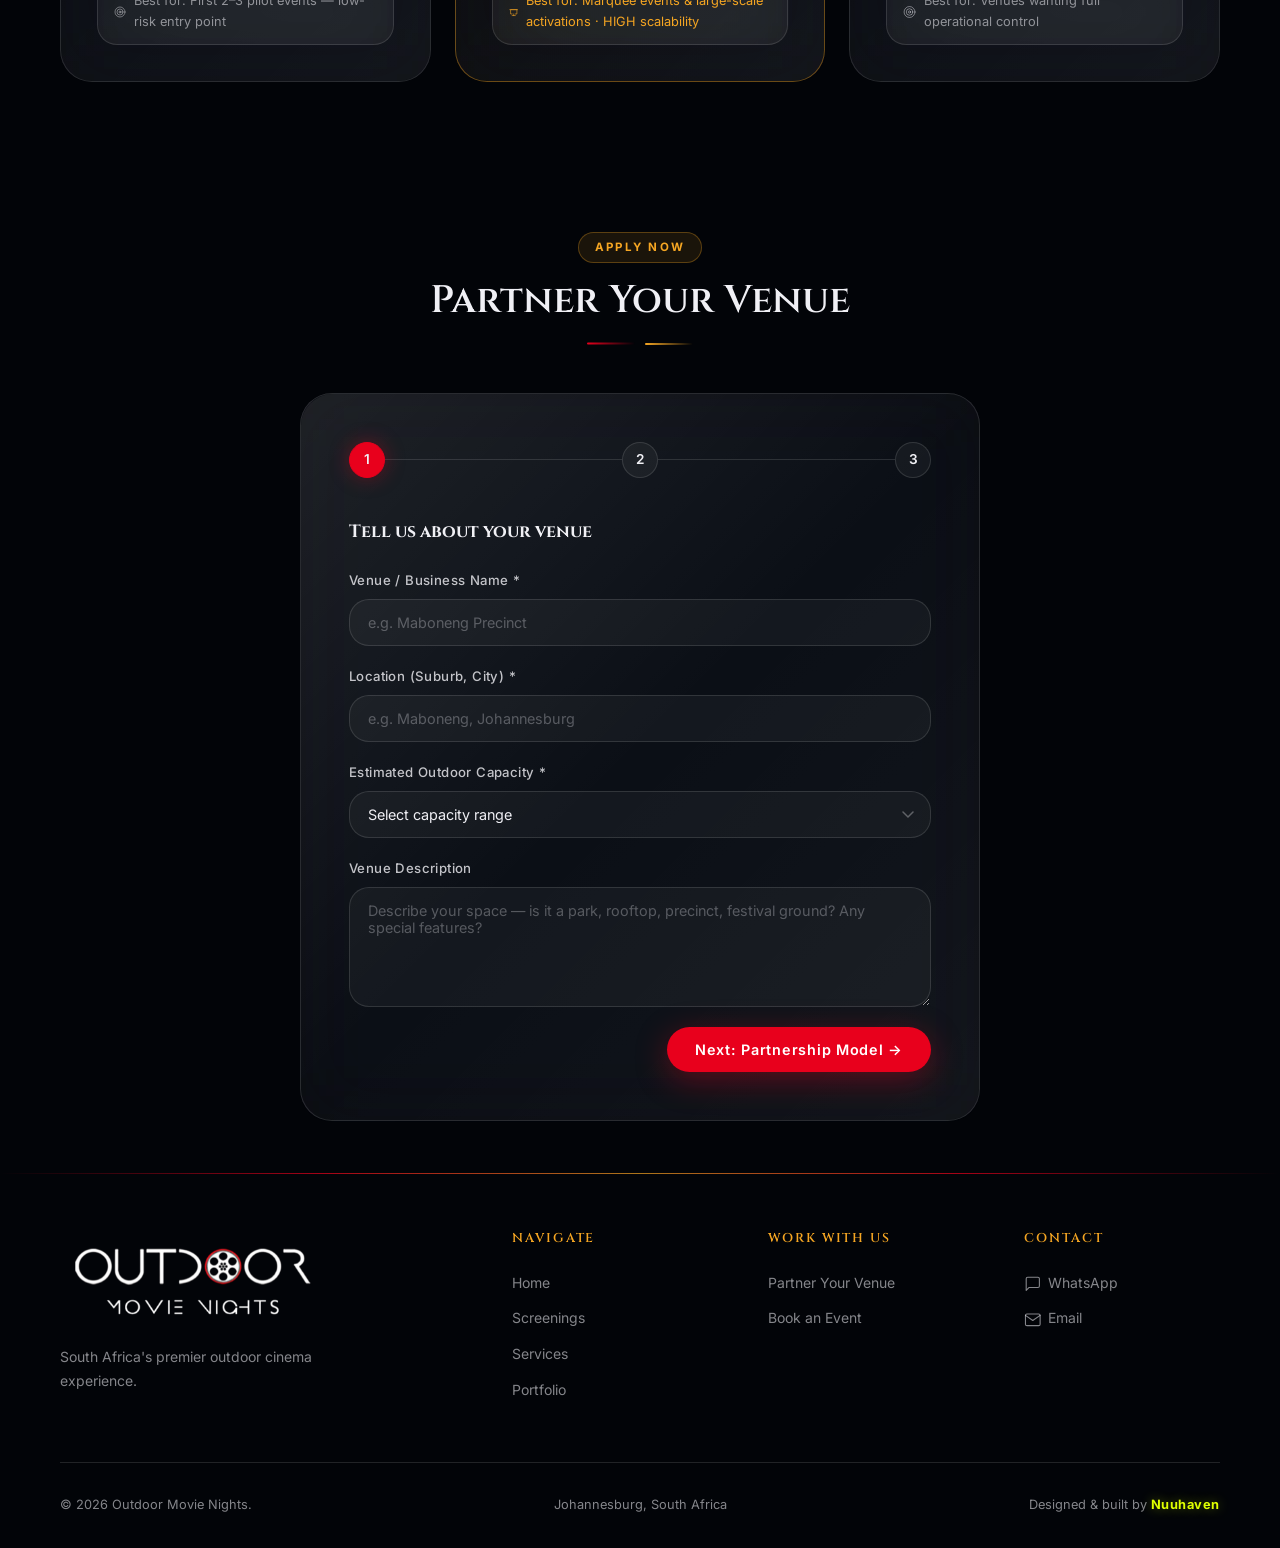
<file: vendors.html>
<!DOCTYPE html>
<html lang="en">
<head>
  <meta charset="UTF-8">
  <meta name="viewport" content="width=device-width, initial-scale=1.0">
  <link rel="icon" type="image/png" sizes="32x32" href="assets/logo/favicon-32.png">
  <link rel="icon" type="image/png" sizes="512x512" href="assets/logo/favicon-512.png">
  <link rel="apple-touch-icon" href="assets/logo/apple-touch-icon.png">
  <title>Partner With Us — Outdoor Movie Nights</title>
  <link rel="preconnect" href="https://fonts.googleapis.com">
  <link rel="preconnect" href="https://fonts.gstatic.com" crossorigin>
  <link href="https://fonts.googleapis.com/css2?family=Cinzel:wght@400;600;700;900&family=Inter:wght@300;400;500;600;700&display=swap" rel="stylesheet">
  <link rel="preload" href="assets/logo/OMN Logo.png" as="image">
  <link rel="stylesheet" href="css/global.css">
  <link rel="stylesheet" href="css/animations.css">
  <link rel="stylesheet" href="css/components.css">
  <style>
    .track-tabs { display:flex; gap:0; background:var(--glass-bg); border:1px solid var(--glass-border); border-radius:var(--r-full); padding:4px; width:fit-content; max-width:100%; margin:0 auto 36px; }
    .track-tab { padding:12px 32px; border-radius:var(--r-full); font-size:0.9rem; font-weight:600; cursor:pointer; transition:all 0.3s ease; border:none; background:none; color:var(--c-muted); white-space:nowrap; }
    .track-tab.active { background:var(--c-red); color:#fff; box-shadow:0 4px 20px var(--c-red-glow); }
    @media(max-width:600px){
      .track-tabs { width:100%; border-radius:var(--r-lg); flex-direction:column; padding:4px; }
      .track-tab { padding:12px 16px; font-size:0.85rem; text-align:left; border-radius:var(--r-md); }
      .track-tab.active { border-radius:var(--r-md); }
    }
    .track-panel { display:none; animation:page-enter 0.4s ease; }
    .track-panel.active { display:block; }

    .model-grid { display:grid; grid-template-columns:repeat(3,1fr); gap:24px; margin-bottom:48px; }
    @media(max-width:900px){ .model-grid { grid-template-columns:1fr; } }

    .what-split { display:grid; grid-template-columns:1fr 1fr; gap:32px; margin-bottom:48px; }
    @media(max-width:768px){ .what-split { grid-template-columns:1fr; } }

    /* Revenue & Costs */
    .rev-cost-grid { display:grid; grid-template-columns:1fr 1fr; gap:24px; margin-bottom:48px; }
    .money-list { display:flex; flex-direction:column; gap:0; list-style:none; }
    .money-list li { display:flex; justify-content:space-between; align-items:baseline; padding:10px 0; border-bottom:1px solid rgba(255,255,255,0.06); font-size:0.875rem; gap:12px; }
    .money-list li.no-border { border-bottom:none; }
    .money-label { color:var(--c-muted); flex-shrink:0; }
    .money-val { font-weight:500; text-align:right; }
    @media(max-width:768px){
      .rev-cost-grid { grid-template-columns:1fr; gap:16px; }
      .rev-cost-grid .glass-card { padding:24px 20px !important; }
      .money-list li { flex-direction:column; align-items:flex-start; gap:2px; padding:10px 0; }
      .money-val { text-align:left; color:var(--c-white); font-weight:600; }
    }

    .what-col { padding:36px; }
    .what-col h4 { font-family:var(--font-display); margin-bottom:20px; font-size:1rem; }
    .what-col ul { display:flex; flex-direction:column; gap:10px; }
    .what-col li { display:flex; gap:10px; font-size:0.875rem; color:var(--c-muted); }

    /* Multi-step form */
    .form-card { max-width:680px; margin:0 auto; padding:48px; }
    @media(max-width:600px){ .form-card { padding:28px 20px; } }
  </style>
</head>
<body class="grain">
<canvas id="starfield-canvas"></canvas>

<nav class="nav">
  <div class="nav-inner">
    <a href="index.html" class="nav-logo"><img src="assets/logo/OMN Logo.png" alt="Outdoor Movie Nights" loading="eager"></a>
    <div class="nav-links">
      <a href="index.html" class="nav-link">Home</a>
      <a href="screenings.html" class="nav-link">Screenings</a>
      <a href="services.html" class="nav-link">Services</a>
      <a href="portfolio.html" class="nav-link">Portfolio</a>
      <a href="gallery.html" class="nav-link">Gallery</a>
      <a href="about.html" class="nav-link">About</a>
      <a href="vendors.html" class="nav-link">Partner With Us</a>
      <a href="contact.html" class="nav-link nav-cta">Contact Us</a>
    </div>
    <button class="nav-toggle"><span></span><span></span><span></span></button>
  </div>
</nav>
<div class="nav-mobile">
  <a href="index.html" class="nav-link">Home</a>
  <a href="screenings.html" class="nav-link">Screenings</a>
  <a href="services.html" class="nav-link">Services</a>
  <a href="portfolio.html" class="nav-link">Portfolio</a>
  <a href="gallery.html" class="nav-link">Gallery</a>
  <a href="about.html" class="nav-link">About</a>
  <a href="vendors.html" class="nav-link">Partner With Us</a>
  <a href="contact.html" class="nav-link nav-cta">Contact Us</a>
</div>

<!-- Hero -->
<section class="page-hero">
  <div class="aurora"><div class="aurora-orb"></div><div class="aurora-orb"></div><div class="aurora-orb"></div></div>
  <div class="container page-wrapper" style="text-align:center">
    <div class="label" style="margin-bottom:16px">Join the OMN Ecosystem</div>
    <h1 class="display-lg text-gradient" style="margin-bottom:24px">Let's Build<br>Something Together</h1>
    <p class="body-lg" style="max-width:600px;margin:0 auto 40px;color:var(--c-muted)">Whether you have a venue, a food business, a brand, or a talent — there's a place for you in the Outdoor Movie Nights world.</p>

    <!-- Track selector -->
    <div class="track-tabs">
      <button class="track-tab active" onclick="showTrack('venue', this)" style="display:inline-flex;align-items:center;gap:8px"><svg width="16" height="16" viewBox="0 0 24 24" fill="none" stroke="currentColor" stroke-width="1.5" stroke-linecap="round" stroke-linejoin="round"><ellipse cx="12" cy="10" rx="10" ry="4"/><path d="M2 10v4c0 2.21 4.48 4 10 4s10-1.79 10-4v-4"/><path d="M2 14v4c0 2.21 4.48 4 10 4s10-1.79 10-4v-4"/></svg> I Have a Venue</button>
      <button class="track-tab" onclick="showTrack('vendor', this)"><span style="display:inline-flex;align-items:center;gap:8px"><svg width="16" height="16" viewBox="0 0 24 24" fill="none" stroke="currentColor" stroke-width="1.5" stroke-linecap="round" stroke-linejoin="round"><path d="M18 8h1a4 4 0 010 8h-1"/><path d="M2 8h16v9a4 4 0 01-4 4H6a4 4 0 01-4-4V8z"/><line x1="6" y1="1" x2="6" y2="4"/><line x1="10" y1="1" x2="10" y2="4"/><line x1="14" y1="1" x2="14" y2="4"/></svg> I'm a Vendor / Sponsor</span></button>
    </div>
  </div>
</section>

<!-- TRACK A: Venue Partners -->
<div class="track-panel active" id="track-venue">

  <!-- What each side brings -->
  <section class="section-sm" style="position:relative;z-index:2">
    <div class="container">
      <div class="section-header reveal">
        <div class="label">The Model</div>
        <h2 class="display-md">We Bring the Screen.<br>You Bring the Space.</h2>
        <div class="divider"></div>
        <p>OMN provides the complete entertainment infrastructure. Your venue provides the stage. Together we create events that fill your space and delight your audience.</p>
      </div>

      <div class="what-split">
        <div class="glass-card what-col reveal" style="background:linear-gradient(135deg,rgba(232,0,28,0.06),transparent)">
          <h4><span style="display:inline-flex;align-items:center;gap:8px"><svg width="16" height="16" viewBox="0 0 24 24" fill="none" stroke="currentColor" stroke-width="1.5" stroke-linecap="round" stroke-linejoin="round"><rect x="2" y="4" width="20" height="16" rx="2"/><path d="M8 4v16M16 4v16M2 9h4M2 15h4M18 9h4M18 15h4"/></svg> Outdoor Movie Nights Provides</span></h4>
          <ul>
            <li><span style="color:var(--c-red)">→</span> Large LED screens (up to 300") or inflatable screens</li>
            <li><span style="color:var(--c-red)">→</span> HD projectors and full AV rigging</li>
            <li><span style="color:var(--c-red)">→</span> Professional surround sound systems</li>
            <li><span style="color:var(--c-red)">→</span> Full technical crew (setup, live ops, breakdown)</li>
            <li><span style="color:var(--c-red)">→</span> Event concept and creative direction</li>
            <li><span style="color:var(--c-red)">→</span> Digital marketing and community promotion</li>
            <li><span style="color:var(--c-red)">→</span> 71,000+ social following for event promotion</li>
            <li><span style="color:var(--c-red)">→</span> DJs, MCs, and entertainment curation</li>
            <li><span style="color:var(--c-red)">→</span> Backup power and event infrastructure</li>
          </ul>
        </div>
        <div class="glass-card what-col reveal reveal-delay-1" style="background:linear-gradient(135deg,rgba(245,166,35,0.06),transparent)">
          <h4><span style="display:inline-flex;align-items:center;gap:8px"><svg width="16" height="16" viewBox="0 0 24 24" fill="none" stroke="currentColor" stroke-width="1.5" stroke-linecap="round" stroke-linejoin="round"><ellipse cx="12" cy="10" rx="10" ry="4"/><path d="M2 10v4c0 2.21 4.48 4 10 4s10-1.79 10-4v-4"/><path d="M2 14v4c0 2.21 4.48 4 10 4s10-1.79 10-4v-4"/></svg> Your Venue Provides</span></h4>
          <ul>
            <li><span style="color:var(--c-amber)">→</span> Outdoor space with sufficient capacity</li>
            <li><span style="color:var(--c-amber)">→</span> Venue staff and operational environment</li>
            <li><span style="color:var(--c-amber)">→</span> Food & beverage infrastructure</li>
            <li><span style="color:var(--c-amber)">→</span> Parking and access management</li>
            <li><span style="color:var(--c-amber)">→</span> Existing foot traffic and audience base</li>
            <li><span style="color:var(--c-amber)">→</span> Power supply (or generator access)</li>
          </ul>
          <div class="glass" style="padding:16px;border-radius:var(--r-md);margin-top:24px;font-size:0.825rem;color:var(--c-muted)">
            <svg width="16" height="16" viewBox="0 0 24 24" fill="none" stroke="currentColor" stroke-width="1.5" stroke-linecap="round" stroke-linejoin="round"><line x1="9" y1="18" x2="15" y2="18"/><line x1="10" y1="22" x2="14" y2="22"/><path d="M15.09 14c.18-.98.65-1.74 1.41-2.5A4.65 4.65 0 0018 8 6 6 0 006 8c0 1 .23 2.23 1.5 3.5A4.61 4.61 0 018.91 14"/></svg> <strong style="color:var(--c-white)">Partnership first:</strong> We validate with low-friction pilots before scaling. You take on no infrastructure costs for the first events.
          </div>
        </div>
      </div>
    </div>
  </section>

  <!-- Revenue Streams -->
  <section class="section-sm" style="position:relative;z-index:2">
    <div class="container">
      <div class="section-header reveal">
        <div class="label">Revenue & Costs</div>
        <h2 class="display-md">How the Money Works</h2>
        <div class="divider"></div>
      </div>

      <div class="rev-cost-grid">
        <div class="glass-card reveal" style="padding:32px">
          <h4 style="font-family:var(--font-display);font-size:1rem;margin-bottom:20px;color:var(--c-green);display:flex;align-items:center;gap:8px"><svg width="16" height="16" viewBox="0 0 24 24" fill="none" stroke="currentColor" stroke-width="1.5" stroke-linecap="round" stroke-linejoin="round"><line x1="12" y1="1" x2="12" y2="23"/><path d="M17 5H9.5a3.5 3.5 0 000 7h5a3.5 3.5 0 010 7H6"/></svg> Revenue Streams</h4>
          <ul class="money-list">
            <li><span class="money-label">Ticket Sales</span><span class="money-val">Door + pre-sold</span></li>
            <li><span class="money-label">Bar Revenue</span><span class="money-val">All beverage sales</span></li>
            <li><span class="money-label">Food Revenue</span><span class="money-val">Kitchen & traders</span></li>
            <li><span class="money-label">Sponsorship</span><span class="money-val">Brand partnerships</span></li>
            <li><span class="money-label">Brand Activations</span><span class="money-val">On-site promos</span></li>
            <li><span class="money-label">VIP / Lounge</span><span class="money-val">Premium packages</span></li>
            <li class="no-border"><span class="money-label">Merchandise</span><span class="money-val">Branded items</span></li>
          </ul>
        </div>
        <div class="glass-card reveal reveal-delay-1" style="padding:32px">
          <h4 style="font-family:var(--font-display);font-size:1rem;margin-bottom:20px;color:var(--c-red);display:flex;align-items:center;gap:8px"><svg width="16" height="16" viewBox="0 0 24 24" fill="none" stroke="currentColor" stroke-width="1.5" stroke-linecap="round" stroke-linejoin="round"><path d="M14 2H6a2 2 0 00-2 2v16a2 2 0 002 2h12a2 2 0 002-2V8z"/><polyline points="14 2 14 8 20 8"/><line x1="16" y1="13" x2="8" y2="13"/><line x1="16" y1="17" x2="8" y2="17"/><polyline points="10 9 9 9 8 9"/></svg> Operational Costs</h4>
          <ul class="money-list">
            <li><span class="money-label">DJs & Entertainment</span><span class="money-val">Pre/half/post</span></li>
            <li><span class="money-label">Security</span><span class="money-val">Crowd management</span></li>
            <li><span class="money-label">Hospitality Staff</span><span class="money-val">Waiters, bar, help</span></li>
            <li><span class="money-label">Technical Crew</span><span class="money-val">Screen + sound</span></li>
            <li><span class="money-label">Marketing Spend</span><span class="money-val">Digital + print</span></li>
            <li><span class="money-label">Furniture & Setup</span><span class="money-val">Chairs, décor</span></li>
            <li class="no-border"><span class="money-label">Backup Power</span><span class="money-val">Generator hire</span></li>
          </ul>
        </div>
      </div>
    </div>
  </section>

  <!-- Partnership Models -->
  <section class="section-sm" style="position:relative;z-index:2">
    <div class="container">
      <div class="section-header reveal">
        <div class="label">Choose Your Model</div>
        <h2 class="display-md">Three Partnership Options</h2>
        <div class="divider"></div>
        <p>We recommend starting with Option 1 for pilot events, then scaling to Option 2 for larger activations.</p>
      </div>

      <div class="model-grid">
        <!-- Option 1 -->
        <div class="glass-card model-card reveal reveal-delay-1">
          <div style="margin-bottom:20px">
            <div class="label" style="margin-bottom:8px;color:var(--c-muted)">Option 1</div>
            <h3 class="display-sm" style="margin-bottom:8px">Venue-Led Model</h3>
            <span class="model-risk risk-low">LOW RISK</span>
          </div>
          <p style="font-size:0.825rem;color:var(--c-muted);margin-bottom:20px">Best for pilot events and proof-of-concept. Low risk for both parties. Clear separation of responsibilities.</p>
          <div style="margin-bottom:20px">
            <div style="font-size:0.75rem;font-weight:700;letter-spacing:0.1em;text-transform:uppercase;color:var(--c-amber);margin-bottom:10px">Revenue Split</div>
            <div class="model-split-item">Bar & Kitchen: Venue retains 80–90%</div>
            <div class="model-split-item">Tickets: OMN retains 70–80%</div>
            <div class="model-split-item">Sponsorship: Shared 50/50</div>
            <div class="model-split-item">VIP/Lounge: 60/40 (venue-led)</div>
          </div>
          <div style="margin-bottom:20px">
            <div style="font-size:0.75rem;font-weight:700;letter-spacing:0.1em;text-transform:uppercase;color:var(--c-amber);margin-bottom:10px">Cost Sharing</div>
            <div class="model-split-item">Technical setup & screens: OMN</div>
            <div class="model-split-item">Hospitality & cleaning: Venue</div>
            <div class="model-split-item">Security: Shared equally</div>
            <div class="model-split-item">Marketing spend: Shared 50/50</div>
          </div>
          <div class="glass" style="padding:12px 16px;border-radius:var(--r-md);font-size:0.8rem;color:var(--c-muted)">
            <span style="display:inline-flex;align-items:center;gap:8px"><svg width="16" height="16" viewBox="0 0 24 24" fill="none" stroke="currentColor" stroke-width="1.5" stroke-linecap="round" stroke-linejoin="round"><circle cx="12" cy="12" r="10"/><circle cx="12" cy="12" r="6"/><circle cx="12" cy="12" r="2"/></svg> Best for: First 2–3 pilot events — low-risk entry point</span>
          </div>
        </div>

        <!-- Option 2 (featured) -->
        <div class="glass-card model-card featured reveal reveal-delay-2">
          <div class="featured-badge">RECOMMENDED</div>
          <div style="margin-bottom:20px">
            <div class="label" style="margin-bottom:8px;color:var(--c-muted)">Option 2</div>
            <h3 class="display-sm" style="margin-bottom:8px">Equal Partnership</h3>
            <span class="model-risk risk-mid">MODERATE RISK</span>
          </div>
          <p style="font-size:0.825rem;color:var(--c-muted);margin-bottom:20px">Joint ownership of the event format. All revenue pooled, net profit split 50/50. Maximum alignment of incentives.</p>
          <div style="margin-bottom:20px">
            <div style="font-size:0.75rem;font-weight:700;letter-spacing:0.1em;text-transform:uppercase;color:var(--c-amber);margin-bottom:10px">Revenue Split</div>
            <div class="model-split-item">All revenue streams pooled</div>
            <div class="model-split-item">Net profit split 50/50 after costs</div>
            <div class="model-split-item">Joint sponsorship acquisition</div>
            <div class="model-split-item">Equal say in pricing & ticketing</div>
          </div>
          <div style="margin-bottom:20px">
            <div style="font-size:0.75rem;font-weight:700;letter-spacing:0.1em;text-transform:uppercase;color:var(--c-amber);margin-bottom:10px">Cost Sharing</div>
            <div class="model-split-item">All costs shared 50/50</div>
            <div class="model-split-item">Technical setup: OMN (in-kind)</div>
            <div class="model-split-item">Venue provision: Partner (in-kind)</div>
            <div class="model-split-item">Security, DJs, MCs: Joint budget</div>
          </div>
          <div class="glass" style="padding:12px 16px;border-radius:var(--r-md);font-size:0.8rem;color:var(--c-amber)">
            <span style="display:inline-flex;align-items:center;gap:8px"><svg width="16" height="16" viewBox="0 0 24 24" fill="none" stroke="currentColor" stroke-width="1.5" stroke-linecap="round" stroke-linejoin="round"><polyline points="8 17 4 17 4 6 20 6 20 17 16 17"/><path d="M2 6h20M12 17v4M8 21h8"/></svg> Best for: Marquee events &amp; large-scale activations · HIGH scalability</span>
          </div>
        </div>

        <!-- Option 3 -->
        <div class="glass-card model-card reveal reveal-delay-3">
          <div style="margin-bottom:20px">
            <div class="label" style="margin-bottom:8px;color:var(--c-muted)">Option 3</div>
            <h3 class="display-sm" style="margin-bottom:8px">Production Partner</h3>
            <span class="model-risk risk-low">LOW RISK for OMN</span>
          </div>
          <p style="font-size:0.825rem;color:var(--c-muted);margin-bottom:20px">Venue pays OMN a fixed production fee. OMN delivers the technical experience. Venue retains all revenue.</p>
          <div style="margin-bottom:20px">
            <div style="font-size:0.75rem;font-weight:700;letter-spacing:0.1em;text-transform:uppercase;color:var(--c-amber);margin-bottom:10px">Revenue Split</div>
            <div class="model-split-item">Venue retains all revenue (bar, kitchen, tickets)</div>
            <div class="model-split-item">Venue retains all sponsorship & brand deals</div>
            <div class="model-split-item">OMN receives fixed production fee only</div>
            <div class="model-split-item">No revenue share — clean, simple arrangement</div>
          </div>
          <div style="margin-bottom:20px">
            <div style="font-size:0.75rem;font-weight:700;letter-spacing:0.1em;text-transform:uppercase;color:var(--c-amber);margin-bottom:10px">Cost Sharing</div>
            <div class="model-split-item">Production fee covers all OMN costs</div>
            <div class="model-split-item">Venue covers ops, staff, cleaning</div>
            <div class="model-split-item">Marketing: Venue-led + OMN support</div>
          </div>
          <div class="glass" style="padding:12px 16px;border-radius:var(--r-md);font-size:0.8rem;color:var(--c-muted)">
            <span style="display:inline-flex;align-items:center;gap:8px"><svg width="16" height="16" viewBox="0 0 24 24" fill="none" stroke="currentColor" stroke-width="1.5" stroke-linecap="round" stroke-linejoin="round"><circle cx="12" cy="12" r="10"/><circle cx="12" cy="12" r="6"/><circle cx="12" cy="12" r="2"/></svg> Best for: Venues wanting full operational control</span>
          </div>
        </div>
      </div>
    </div>
  </section>

  <!-- Venue Application Form -->
  <section class="section-sm" id="venue-form" style="position:relative;z-index:2">
    <div class="container">
      <div class="section-header reveal">
        <div class="label">Apply Now</div>
        <h2 class="display-md">Partner Your Venue</h2>
        <div class="divider"></div>
      </div>

      <div class="glass-card form-card reveal">
        <form action="https://formspree.io/f/xpqgajvn" method="POST">
          <!-- Step indicator -->
          <div class="step-indicator" style="margin-bottom:40px" id="venue-steps">
            <div class="step-dot active" id="vs1">1</div>
            <div class="step-line" id="vl1"></div>
            <div class="step-dot" id="vs2">2</div>
            <div class="step-line" id="vl2"></div>
            <div class="step-dot" id="vs3">3</div>
          </div>

          <!-- Step 1 -->
          <div class="form-step active" id="venue-step-1">
            <h3 style="font-family:var(--font-display);margin-bottom:24px;font-size:1.1rem">Tell us about your venue</h3>
            <div class="form-group">
              <label>Venue / Business Name *</label>
              <input type="text" class="form-control" name="venue_name" placeholder="e.g. Maboneng Precinct" required>
            </div>
            <div class="form-group">
              <label>Location (Suburb, City) *</label>
              <input type="text" class="form-control" name="location" placeholder="e.g. Maboneng, Johannesburg">
            </div>
            <div class="form-group">
              <label>Estimated Outdoor Capacity *</label>
              <select class="form-control" name="capacity">
                <option value="">Select capacity range</option>
                <option>Under 200 people</option>
                <option>200 – 500 people</option>
                <option>500 – 1,000 people</option>
                <option>1,000 – 2,000 people</option>
                <option>2,000+ people</option>
              </select>
            </div>
            <div class="form-group">
              <label>Venue Description</label>
              <textarea class="form-control" name="venue_desc" placeholder="Describe your space — is it a park, rooftop, precinct, festival ground? Any special features?" rows="3"></textarea>
            </div>
            <div style="display:flex;justify-content:flex-end">
              <button type="button" class="btn btn-primary" onclick="venueStep(2)">Next: Partnership Model →</button>
            </div>
          </div>

          <!-- Step 2 -->
          <div class="form-step" id="venue-step-2">
            <h3 style="font-family:var(--font-display);margin-bottom:24px;font-size:1.1rem">Choose your partnership model</h3>
            <div class="form-group">
              <div class="radio-group">
                <label class="radio-option">
                  <input type="radio" name="model" value="Option 1: Venue-Led">
                  <div>
                    <div class="radio-label">Option 1 — Venue-Led (Low Risk)</div>
                    <div class="radio-desc">Best for pilots. Each party retains their core revenue. Quick to implement.</div>
                  </div>
                </label>
                <label class="radio-option">
                  <input type="radio" name="model" value="Option 2: Equal Partnership">
                  <div>
                    <div class="radio-label">Option 2 — Equal Partnership (Recommended)</div>
                    <div class="radio-desc">All revenue pooled, 50/50 split. Best for marquee events and long-term growth.</div>
                  </div>
                </label>
                <label class="radio-option">
                  <input type="radio" name="model" value="Option 3: Production Partner">
                  <div>
                    <div class="radio-label">Option 3 — Production Partner (Fixed Fee)</div>
                    <div class="radio-desc">You pay OMN a production fee and retain operational revenue. Full control.</div>
                  </div>
                </label>
                <label class="radio-option">
                  <input type="radio" name="model" value="Not sure yet">
                  <div>
                    <div class="radio-label">I'm not sure yet — let's discuss</div>
                    <div class="radio-desc">We'll recommend the best option based on your venue and goals.</div>
                  </div>
                </label>
              </div>
            </div>
            <div class="form-group" style="margin-top:24px">
              <label>What type of events interest you most?</label>
              <select class="form-control" name="event_type">
                <option>Outdoor Cinema Nights</option>
                <option>Sports Fan Parks (Premier League / UCL / FIFA)</option>
                <option>Both Cinema and Sports</option>
                <option>Corporate / Brand Activations</option>
                <option>Other — I'll explain</option>
              </select>
            </div>
            <div style="display:flex;justify-content:space-between">
              <button type="button" class="btn btn-glass" onclick="venueStep(1)">← Back</button>
              <button type="button" class="btn btn-primary" onclick="venueStep(3)">Next: Your Details →</button>
            </div>
          </div>

          <!-- Step 3 -->
          <div class="form-step" id="venue-step-3">
            <h3 style="font-family:var(--font-display);margin-bottom:24px;font-size:1.1rem">Your contact details</h3>
            <div class="form-group">
              <label>Your Name *</label>
              <input type="text" class="form-control" name="contact_name" placeholder="Full name" required>
            </div>
            <div class="form-group">
              <label>Email Address *</label>
              <input type="email" class="form-control" name="email" placeholder="your@email.com" required>
            </div>
            <div class="form-group">
              <label>WhatsApp / Phone Number</label>
              <input type="tel" class="form-control" name="phone" placeholder="+27 ...">
            </div>
            <div class="form-group">
              <label>Available Dates (if any in mind)</label>
              <input type="text" class="form-control" name="dates" placeholder="e.g. December 2026, or flexible">
            </div>
            <div class="form-group">
              <label>Anything else you'd like to tell us?</label>
              <textarea class="form-control" name="message" rows="3" placeholder="Budget, specific requirements, questions..."></textarea>
            </div>
            <div style="display:flex;justify-content:space-between;gap:12px">
              <button type="button" class="btn btn-glass" onclick="venueStep(2)">← Back</button>
              <button type="submit" class="btn btn-primary" style="flex:1;justify-content:center;display:inline-flex;align-items:center;gap:8px"><svg width="16" height="16" viewBox="0 0 24 24" fill="none" stroke="currentColor" stroke-width="1.5" stroke-linecap="round" stroke-linejoin="round"><line x1="22" y1="2" x2="11" y2="13"/><polygon points="22 2 15 22 11 13 2 9 22 2"/></svg> Submit Application</button>
            </div>
          </div>
        </form>
      </div>
    </div>
  </section>
</div>

<!-- TRACK B: Vendors -->
<div class="track-panel" id="track-vendor">
  <section class="section-sm" style="position:relative;z-index:2">
    <div class="container">
      <div class="section-header reveal">
        <div class="label">Join Our Events</div>
        <h2 class="display-md">Become a Vendor<br>or Sponsor</h2>
        <div class="divider"></div>
        <p>OMN events attract thousands of engaged, lifestyle-forward attendees. If you have a food business, brand, or talent — this is your platform.</p>
      </div>

      <!-- Stall Booking Poster -->
      <div class="reveal" style="margin-bottom:32px;display:flex;justify-content:center">
        <img src="assets/posters/stall-booking.jpg" alt="Stall Booking — Outdoor Movie Nights" style="max-width:480px;width:100%;border-radius:var(--r-xl);box-shadow:0 24px 60px rgba(0,0,0,0.5)">
      </div>

      <!-- Vendor categories -->
      <div class="grid-4" style="margin-bottom:36px">
        <div class="glass-card glass-irid reveal reveal-delay-1" style="padding:28px;text-align:center">
          <div style="margin-bottom:16px;color:var(--c-amber)"><svg width="32" height="32" viewBox="0 0 24 24" fill="none" stroke="currentColor" stroke-width="1.5" stroke-linecap="round" stroke-linejoin="round"><path d="M18 8h1a4 4 0 010 8h-1"/><path d="M2 8h16v9a4 4 0 01-4 4H6a4 4 0 01-4-4V8z"/><line x1="6" y1="1" x2="6" y2="4"/><line x1="10" y1="1" x2="10" y2="4"/><line x1="14" y1="1" x2="14" y2="4"/></svg></div>
          <h4 style="font-family:var(--font-display);font-size:0.95rem;margin-bottom:8px">Food & Beverage</h4>
          <p style="font-size:0.8rem;color:var(--c-muted)">Food trucks, pop-up restaurants, beverage brands, snack vendors.</p>
        </div>
        <div class="glass-card glass-irid reveal reveal-delay-2" style="padding:28px;text-align:center">
          <div style="margin-bottom:16px;color:var(--c-amber)"><svg width="32" height="32" viewBox="0 0 24 24" fill="none" stroke="currentColor" stroke-width="1.5" stroke-linecap="round" stroke-linejoin="round"><rect x="2" y="3" width="20" height="14" rx="2"/><path d="M8 21h8M12 17v4"/></svg></div>
          <h4 style="font-family:var(--font-display);font-size:0.95rem;margin-bottom:8px">Brand Sponsors</h4>
          <p style="font-size:0.8rem;color:var(--c-muted)">On-site activations, naming rights, product sampling, digital presence.</p>
        </div>
        <div class="glass-card glass-irid reveal reveal-delay-3" style="padding:28px;text-align:center">
          <div style="margin-bottom:16px;color:var(--c-amber)"><svg width="20" height="20" viewBox="0 0 24 24" fill="none" stroke="currentColor" stroke-width="1.5" stroke-linecap="round" stroke-linejoin="round"><path d="M9 18V5l12-2v13"/><circle cx="6" cy="18" r="3"/><circle cx="18" cy="16" r="3"/></svg></div>
          <h4 style="font-family:var(--font-display);font-size:0.95rem;margin-bottom:8px">Entertainment</h4>
          <p style="font-size:0.8rem;color:var(--c-muted)">DJs, live performers, MCs, event hosts, interactive acts.</p>
        </div>
        <div class="glass-card glass-irid reveal reveal-delay-4" style="padding:28px;text-align:center">
          <div style="margin-bottom:16px;color:var(--c-amber)"><svg width="32" height="32" viewBox="0 0 24 24" fill="none" stroke="currentColor" stroke-width="1.5" stroke-linecap="round" stroke-linejoin="round"><path d="M23 19a2 2 0 01-2 2H3a2 2 0 01-2-2V8a2 2 0 012-2h4l2-3h6l2 3h4a2 2 0 012 2z"/><circle cx="12" cy="13" r="4"/></svg></div>
          <h4 style="font-family:var(--font-display);font-size:0.95rem;margin-bottom:8px">Content Creators</h4>
          <p style="font-size:0.8rem;color:var(--c-muted)">Influencers, photographers, videographers, social media creators.</p>
        </div>
      </div>

      <!-- Vendor form -->
      <div class="section-header reveal">
        <h2 class="display-md">Apply as a Vendor</h2>
        <div class="divider"></div>
      </div>

      <div class="glass-card form-card reveal">
        <form action="https://formspree.io/f/xpqgajvn" method="POST">
          <div class="step-indicator" style="margin-bottom:40px" id="vendor-steps">
            <div class="step-dot active" id="dvs1">1</div>
            <div class="step-line" id="dvl1"></div>
            <div class="step-dot" id="dvs2">2</div>
            <div class="step-line" id="dvl2"></div>
            <div class="step-dot" id="dvs3">3</div>
          </div>

          <!-- Step 1 -->
          <div class="form-step active" id="vendor-step-1">
            <h3 style="font-family:var(--font-display);margin-bottom:24px;font-size:1.1rem">Who are you?</h3>
            <div class="form-group">
              <label>Your Name *</label>
              <input type="text" class="form-control" name="name" placeholder="Full name" required>
            </div>
            <div class="form-group">
              <label>Business / Brand Name</label>
              <input type="text" class="form-control" name="business" placeholder="Your business name (if applicable)">
            </div>
            <div class="form-group">
              <label>Category *</label>
              <div class="radio-group">
                <label class="radio-option">
                  <input type="radio" name="category" value="Food & Beverage">
                  <div><div class="radio-label" style="display:flex;align-items:center;gap:8px"><svg width="16" height="16" viewBox="0 0 24 24" fill="none" stroke="currentColor" stroke-width="1.5" stroke-linecap="round" stroke-linejoin="round"><path d="M18 8h1a4 4 0 010 8h-1"/><path d="M2 8h16v9a4 4 0 01-4 4H6a4 4 0 01-4-4V8z"/><line x1="6" y1="1" x2="6" y2="4"/><line x1="10" y1="1" x2="10" y2="4"/><line x1="14" y1="1" x2="14" y2="4"/></svg> Food & Beverage</div></div>
                </label>
                <label class="radio-option">
                  <input type="radio" name="category" value="Brand / Sponsor">
                  <div><div class="radio-label" style="display:flex;align-items:center;gap:8px"><svg width="16" height="16" viewBox="0 0 24 24" fill="none" stroke="currentColor" stroke-width="1.5" stroke-linecap="round" stroke-linejoin="round"><path d="M3 9l9-7 9 7v11a2 2 0 01-2 2H5a2 2 0 01-2-2z"/><polyline points="9 22 9 12 15 12 15 22"/></svg> Brand / Sponsor</div></div>
                </label>
                <label class="radio-option">
                  <input type="radio" name="category" value="Entertainment / Performer">
                  <div><div class="radio-label" style="display:flex;align-items:center;gap:8px"><svg width="16" height="16" viewBox="0 0 24 24" fill="none" stroke="currentColor" stroke-width="1.5" stroke-linecap="round" stroke-linejoin="round"><path d="M9 18V5l12-2v13"/><circle cx="6" cy="18" r="3"/><circle cx="18" cy="16" r="3"/></svg> Entertainment / Performer</div></div>
                </label>
                <label class="radio-option">
                  <input type="radio" name="category" value="Content Creator / Influencer">
                  <div><div class="radio-label" style="display:flex;align-items:center;gap:8px"><svg width="16" height="16" viewBox="0 0 24 24" fill="none" stroke="currentColor" stroke-width="1.5" stroke-linecap="round" stroke-linejoin="round"><path d="M23 19a2 2 0 01-2 2H3a2 2 0 01-2-2V8a2 2 0 012-2h4l2-3h6l2 3h4a2 2 0 012 2z"/><circle cx="12" cy="13" r="4"/></svg> Content Creator / Influencer</div></div>
                </label>
              </div>
            </div>
            <div style="display:flex;justify-content:flex-end">
              <button type="button" class="btn btn-primary" onclick="vendorStep(2)">Next: What You Offer →</button>
            </div>
          </div>

          <!-- Step 2 -->
          <div class="form-step" id="vendor-step-2">
            <h3 style="font-family:var(--font-display);margin-bottom:24px;font-size:1.1rem">What do you offer?</h3>
            <div class="form-group">
              <label>Describe what you offer *</label>
              <textarea class="form-control" name="offering" rows="4" placeholder="Tell us about your product, service, act, or content — what would you bring to an OMN event?" required></textarea>
            </div>
            <div class="form-group">
              <label>Which events interest you?</label>
              <select class="form-control" name="event_interest">
                <option>Any / All Events</option>
                <option>Outdoor Cinema Nights</option>
                <option>Sports Fan Parks</option>
                <option>Festivals & Large Events</option>
                <option>Corporate Activations</option>
              </select>
            </div>
            <div class="form-group">
              <label>Social media / portfolio link (optional)</label>
              <input type="url" class="form-control" name="social" placeholder="Instagram, website, portfolio...">
            </div>
            <div style="display:flex;justify-content:space-between">
              <button type="button" class="btn btn-glass" onclick="vendorStep(1)">← Back</button>
              <button type="button" class="btn btn-primary" onclick="vendorStep(3)">Next: Contact →</button>
            </div>
          </div>

          <!-- Step 3 -->
          <div class="form-step" id="vendor-step-3">
            <h3 style="font-family:var(--font-display);margin-bottom:24px;font-size:1.1rem">How do we reach you?</h3>
            <div class="form-group">
              <label>Email Address *</label>
              <input type="email" class="form-control" name="email" placeholder="your@email.com" required>
            </div>
            <div class="form-group">
              <label>WhatsApp / Phone</label>
              <input type="tel" class="form-control" name="phone" placeholder="+27 ...">
            </div>
            <div class="form-group">
              <label>Anything else?</label>
              <textarea class="form-control" name="message" rows="2" placeholder="Questions, special requirements, or anything you'd like us to know"></textarea>
            </div>
            <div style="display:flex;justify-content:space-between;gap:12px">
              <button type="button" class="btn btn-glass" onclick="vendorStep(2)">← Back</button>
              <button type="submit" class="btn btn-primary" style="flex:1;justify-content:center;display:inline-flex;align-items:center;gap:8px"><svg width="16" height="16" viewBox="0 0 24 24" fill="none" stroke="currentColor" stroke-width="1.5" stroke-linecap="round" stroke-linejoin="round"><line x1="22" y1="2" x2="11" y2="13"/><polygon points="22 2 15 22 11 13 2 9 22 2"/></svg> Submit Application</button>
            </div>
          </div>
        </form>
      </div>
    </div>
  </section>
</div>

<footer>
  <div class="container">
    <div class="footer-grid">
      <div class="footer-brand">
        <img src="assets/logo/OMN Logo.png" alt="Outdoor Movie Nights"  loading="lazy">
        <p style="margin-top:16px">South Africa's premier outdoor cinema experience.</p>
      </div>
      <div class="footer-col"><h4>Navigate</h4><ul>
        <li><a href="index.html">Home</a></li>
        <li><a href="screenings.html">Screenings</a></li>
        <li><a href="services.html">Services</a></li>
        <li><a href="portfolio.html">Portfolio</a></li>
      </ul></div>
      <div class="footer-col"><h4>Work With Us</h4><ul>
        <li><a href="vendors.html">Partner Your Venue</a></li>
        <li><a href="contact.html">Book an Event</a></li>
      </ul></div>
      <div class="footer-col"><h4>Contact</h4><ul>
        <li><a href="https://wa.me/27680198329"><span class="icon icon-sm" style="vertical-align:middle;margin-right:6px"><svg viewBox="0 0 24 24" fill="none" stroke="currentColor" stroke-width="1.5" stroke-linecap="round" stroke-linejoin="round"><path d="M21 15a2 2 0 01-2 2H7l-4 4V5a2 2 0 012-2h14a2 2 0 012 2z"/></svg></span>WhatsApp</a></li>
        <li><a href="mailto:info@outdoormovienights.co.za"><span class="icon icon-sm" style="vertical-align:middle;margin-right:6px"><svg viewBox="0 0 24 24" fill="none" stroke="currentColor" stroke-width="1.5" stroke-linecap="round" stroke-linejoin="round"><path d="M4 4h16c1.1 0 2 .9 2 2v12c0 1.1-.9 2-2 2H4c-1.1 0-2-.9-2-2V6c0-1.1.9-2 2-2z"/><polyline points="22,6 12,13 2,6"/></svg></span>Email</a></li>
      </ul></div>
    </div>
    <div class="footer-bottom">
      <span>© 2026 Outdoor Movie Nights.</span>
      <span>Johannesburg, South Africa</span>
      <span>Designed &amp; built by <a href="https://nuuhaven.com/" target="_blank" rel="noopener" class="nuuhaven-credit">Nuuhaven</a></span>
    </div>
  </div>
</footer>

<script src="js/starfield.js" defer></script>
<script src="js/nav.js" defer></script>
<script src="js/scroll.js" defer></script>
<script>
function showTrack(track, btn) {
  document.querySelectorAll('.track-tab').forEach(t => t.classList.remove('active'));
  document.querySelectorAll('.track-panel').forEach(p => p.classList.remove('active'));
  btn.classList.add('active');
  document.getElementById('track-' + track).classList.add('active');
  window.scrollTo({ top: document.querySelector('.page-hero').offsetHeight + 60, behavior: 'smooth' });
}

function venueStep(n) {
  for (let i = 1; i <= 3; i++) {
    document.getElementById('venue-step-' + i)?.classList.remove('active');
    const dot = document.getElementById('vs' + i);
    if (dot) { dot.classList.remove('active', 'done'); if (i < n) dot.classList.add('done'); }
    const line = document.getElementById('vl' + i);
    if (line) { line.classList.remove('done'); if (i < n) line.classList.add('done'); }
  }
  document.getElementById('venue-step-' + n)?.classList.add('active');
  document.getElementById('vs' + n)?.classList.add('active');
}

function vendorStep(n) {
  for (let i = 1; i <= 3; i++) {
    document.getElementById('vendor-step-' + i)?.classList.remove('active');
    const dot = document.getElementById('dvs' + i);
    if (dot) { dot.classList.remove('active', 'done'); if (i < n) dot.classList.add('done'); }
    const line = document.getElementById('dvl' + i);
    if (line) { line.classList.remove('done'); if (i < n) line.classList.add('done'); }
  }
  document.getElementById('vendor-step-' + n)?.classList.add('active');
  document.getElementById('dvs' + n)?.classList.add('active');
}

// Check URL hash
if (window.location.hash === '#vendors') {
  showTrack('vendor', document.querySelectorAll('.track-tab')[1]);
}
</script>
</body>
</html>
</file>
<file: css/global.css>
/* ═══════════════════════════════════════════════════════════
   OUTDOOR MOVIE NIGHTS — Global Design System
   iOS 26 Liquid Glass + Cinematic Night Theme
   ═══════════════════════════════════════════════════════════ */

/* Fonts loaded via <link> in HTML for non-blocking render */

/* ── Design Tokens ── */
:root {
  /* Core palette */
  --c-void:        #020408;
  --c-deep:        #050810;
  --c-night:       #0A0F1E;
  --c-dusk:        #111827;
  --c-surface:     #1a2035;

  /* Accents */
  --c-red:         #E8001C;
  --c-red-glow:    rgba(232,0,28,0.35);
  --c-amber:       #F5A623;
  --c-amber-glow:  rgba(245,166,35,0.3);
  --c-gold:        #D4A847;
  --c-white:       #F0F0F5;
  --c-muted:       rgba(240,240,245,0.55);
  --c-green:       #22C55E;
  --c-green-glow:  rgba(34,197,94,0.3);

  /* Liquid Glass */
  --glass-bg:      rgba(255,255,255,0.045);
  --glass-bg-mid:  rgba(255,255,255,0.08);
  --glass-bg-hi:   rgba(255,255,255,0.12);
  --glass-border:  rgba(255,255,255,0.12);
  --glass-blur:    blur(40px) saturate(180%) brightness(1.1);
  --glass-blur-sm: blur(20px) saturate(160%);

  /* Typography */
  --font-display: 'Cinzel', serif;
  --font-body:    'Inter', sans-serif;

  /* Spacing */
  --nav-h: 100px;
  --section-pad: clamp(52px, 7vw, 96px);

  /* Radii */
  --r-sm:  12px;
  --r-md:  20px;
  --r-lg:  32px;
  --r-xl:  48px;
  --r-full: 9999px;

  /* Transitions */
  --ease-glass: cubic-bezier(0.34, 1.56, 0.64, 1);
  --ease-smooth: cubic-bezier(0.25, 0.46, 0.45, 0.94);
  --t-fast: 0.2s;
  --t-mid:  0.4s;
  --t-slow: 0.7s;
}

/* ── Reset ── */
*, *::before, *::after { box-sizing: border-box; margin: 0; padding: 0; }

html {
  scroll-behavior: smooth;
  -webkit-font-smoothing: antialiased;
  font-size: 16px;
  overflow-x: hidden;
}

body {
  background: var(--c-void);
  color: var(--c-white);
  font-family: var(--font-body);
  font-weight: 400;
  line-height: 1.6;
  overflow-x: hidden;
  min-height: 100vh;
}

img { display: block; max-width: 100%; height: auto; }
a   { color: inherit; text-decoration: none; }
ul  { list-style: none; }
button { cursor: pointer; border: none; background: none; font-family: inherit; color: inherit; }
input, select, textarea { color: inherit; font-family: inherit; }

/* ── Liquid Glass Mixin Classes ── */
.glass {
  background: var(--glass-bg);
  backdrop-filter: var(--glass-blur);
  -webkit-backdrop-filter: var(--glass-blur);
  border: 1px solid var(--glass-border);
  border-radius: var(--r-md);
}

.glass-mid {
  background: var(--glass-bg-mid);
  backdrop-filter: var(--glass-blur);
  -webkit-backdrop-filter: var(--glass-blur);
  border: 1px solid rgba(255,255,255,0.15);
  border-radius: var(--r-md);
}

.glass-hi {
  background: var(--glass-bg-hi);
  backdrop-filter: var(--glass-blur);
  -webkit-backdrop-filter: var(--glass-blur);
  border: 1px solid rgba(255,255,255,0.2);
  border-radius: var(--r-md);
}

.glass-card {
  background: var(--glass-bg);
  backdrop-filter: var(--glass-blur);
  -webkit-backdrop-filter: var(--glass-blur);
  border: 1px solid var(--glass-border);
  border-radius: var(--r-lg);
  position: relative;
  overflow: hidden;
  transition: transform var(--t-mid) var(--ease-glass),
              border-color var(--t-mid) var(--ease-smooth),
              box-shadow var(--t-mid) var(--ease-smooth);
}

.glass-card::before {
  content: '';
  position: absolute;
  inset: 0;
  border-radius: inherit;
  background: linear-gradient(135deg, rgba(255,255,255,0.08) 0%, transparent 50%, rgba(255,255,255,0.03) 100%);
  pointer-events: none;
}

.glass-card:hover {
  transform: translateY(-4px) scale(1.005);
  border-color: rgba(255,255,255,0.25);
  box-shadow: 0 24px 64px rgba(0,0,0,0.5), 0 0 40px rgba(232,0,28,0.1), inset 0 1px 0 rgba(255,255,255,0.15);
}

/* ── Iridescent border shimmer ── */
.glass-irid {
  position: relative;
}
.glass-irid::after {
  content: '';
  position: absolute;
  inset: -1px;
  border-radius: inherit;
  padding: 1px;
  background: conic-gradient(from var(--angle, 0deg), #E8001C, #F5A623, #fff, #6ee7f7, #E8001C);
  -webkit-mask: linear-gradient(#fff 0 0) content-box, linear-gradient(#fff 0 0);
  -webkit-mask-composite: destination-out;
  mask-composite: exclude;
  opacity: 0;
  transition: opacity var(--t-mid) ease;
  animation: spin-angle 4s linear infinite paused;
  pointer-events: none;
}
.glass-irid:hover::after { opacity: 1; animation-play-state: running; }

@property --angle {
  syntax: '<angle>';
  initial-value: 0deg;
  inherits: false;
}
@keyframes spin-angle { to { --angle: 360deg; } }

/* ── Typography Scale ── */
.display-xl {
  font-family: var(--font-display);
  font-size: clamp(3rem, 8vw, 7.5rem);
  font-weight: 700;
  line-height: 1.0;
  letter-spacing: -0.02em;
}

.display-lg {
  font-family: var(--font-display);
  font-size: clamp(2.2rem, 5vw, 4.5rem);
  font-weight: 600;
  line-height: 1.05;
  letter-spacing: -0.01em;
}

.display-md {
  font-family: var(--font-display);
  font-size: clamp(1.5rem, 3vw, 2.8rem);
  font-weight: 600;
  line-height: 1.15;
}

.display-sm {
  font-family: var(--font-display);
  font-size: clamp(1.1rem, 2vw, 1.8rem);
  font-weight: 600;
}

.label {
  display: inline-block;
  font-size: 0.72rem;
  font-weight: 700;
  letter-spacing: 0.2em;
  text-transform: uppercase;
  color: var(--c-amber);
  background: rgba(245,166,35,0.1);
  border: 1px solid rgba(245,166,35,0.3);
  border-radius: var(--r-full);
  padding: 5px 16px;
}

.body-lg { font-size: clamp(1rem, 1.5vw, 1.2rem); line-height: 1.7; }
.body-md { font-size: 1rem; line-height: 1.65; }
.body-sm { font-size: 0.875rem; line-height: 1.6; }

/* ── Gradient Text ── */
.text-gradient {
  background: linear-gradient(135deg, var(--c-white) 0%, var(--c-amber) 50%, var(--c-red) 100%);
  -webkit-background-clip: text;
  -webkit-text-fill-color: transparent;
  background-clip: text;
}

.text-gradient-red {
  background: linear-gradient(135deg, var(--c-white) 30%, var(--c-red) 100%);
  -webkit-background-clip: text;
  -webkit-text-fill-color: transparent;
  background-clip: text;
}

/* ── Buttons ── */
.btn {
  display: inline-flex;
  align-items: center;
  gap: 8px;
  padding: 14px 28px;
  border-radius: var(--r-full);
  font-size: 0.9rem;
  font-weight: 600;
  letter-spacing: 0.05em;
  transition: all var(--t-mid) var(--ease-glass);
  position: relative;
  overflow: hidden;
}

.btn-primary {
  background: var(--c-red);
  color: #fff;
  box-shadow: 0 8px 32px var(--c-red-glow);
}
.btn-primary:hover {
  background: #ff0a22;
  transform: translateY(-2px) scale(1.02);
  box-shadow: 0 16px 48px rgba(232,0,28,0.5);
}

.btn-glass {
  background: var(--glass-bg-mid);
  backdrop-filter: var(--glass-blur-sm);
  -webkit-backdrop-filter: var(--glass-blur-sm);
  border: 1px solid var(--glass-border);
  color: var(--c-white);
}
.btn-glass:hover {
  background: var(--glass-bg-hi);
  border-color: rgba(255,255,255,0.3);
  transform: translateY(-2px);
}

.btn-amber {
  background: var(--c-amber);
  color: #000;
  font-weight: 700;
  box-shadow: 0 8px 32px var(--c-amber-glow);
}
.btn-amber:hover {
  transform: translateY(-2px) scale(1.02);
  box-shadow: 0 16px 48px rgba(245,166,35,0.5);
}

.btn-outline {
  border: 1.5px solid rgba(255,255,255,0.3);
  color: var(--c-white);
}
.btn-outline:hover {
  border-color: var(--c-white);
  background: rgba(255,255,255,0.05);
  transform: translateY(-2px);
}

/* ── Layout Utilities ── */
.container {
  max-width: 1280px;
  margin: 0 auto;
  padding: 0 clamp(20px, 5vw, 60px);
}

.container-wide {
  max-width: 1560px;
  margin: 0 auto;
  padding: 0 clamp(20px, 4vw, 80px);
}

.section { padding: var(--section-pad) 0; }
.section-sm { padding: clamp(32px, 4vw, 56px) 0; }

.grid-2 { display: grid; grid-template-columns: repeat(2, 1fr); gap: 24px; }
.grid-3 { display: grid; grid-template-columns: repeat(3, 1fr); gap: 24px; }
.grid-4 { display: grid; grid-template-columns: repeat(4, 1fr); gap: 20px; }

.flex-center { display: flex; align-items: center; justify-content: center; }
.flex-between { display: flex; align-items: center; justify-content: space-between; }

/* ── Status Badges ── */
.badge {
  display: inline-flex;
  align-items: center;
  gap: 6px;
  padding: 4px 12px;
  border-radius: var(--r-full);
  font-size: 0.75rem;
  font-weight: 600;
  letter-spacing: 0.08em;
}

.badge-planning {
  background: rgba(245,166,35,0.15);
  border: 1px solid rgba(245,166,35,0.4);
  color: var(--c-amber);
}

.badge-confirmed {
  background: rgba(34,197,94,0.15);
  border: 1px solid rgba(34,197,94,0.4);
  color: var(--c-green);
}

.badge-planning::before,
.badge-confirmed::before {
  content: '';
  width: 7px;
  height: 7px;
  border-radius: 50%;
  flex-shrink: 0;
}

.badge-planning::before { background: var(--c-amber); animation: pulse-amber 2s infinite; }
.badge-confirmed::before { background: var(--c-green); animation: pulse-green 2s infinite; }

@keyframes pulse-amber {
  0%, 100% { box-shadow: 0 0 0 0 var(--c-amber-glow); }
  50% { box-shadow: 0 0 0 4px transparent; }
}
@keyframes pulse-green {
  0%, 100% { box-shadow: 0 0 0 0 var(--c-green-glow); }
  50% { box-shadow: 0 0 0 4px transparent; }
}

/* ── Section Headers ── */
.section-header { text-align: center; margin-bottom: clamp(28px, 4vw, 48px); }
.section-header .label { margin-bottom: 16px; }
.section-header p { max-width: 600px; margin: 16px auto 0; color: var(--c-muted); }

/* ── Dividers ── */
.divider {
  display: flex;
  align-items: center;
  justify-content: center;
  gap: 10px;
  margin: 20px auto;
}
.divider::before,
.divider::after {
  content: '';
  display: block;
  width: 48px;
  height: 1.5px;
  background: linear-gradient(90deg, transparent, var(--c-red));
  border-radius: 2px;
}
.divider::after {
  background: linear-gradient(90deg, var(--c-amber), transparent);
}
.divider::before { transform: rotate(180deg); }

/* ── Scroll Reveal ── */
.reveal {
  opacity: 0;
  transform: translateY(40px);
  transition: opacity 0.7s var(--ease-smooth), transform 0.7s var(--ease-smooth);
}
.reveal.visible {
  opacity: 1;
  transform: translateY(0);
}
.reveal-delay-1 { transition-delay: 0.1s; }
.reveal-delay-2 { transition-delay: 0.2s; }
.reveal-delay-3 { transition-delay: 0.3s; }
.reveal-delay-4 { transition-delay: 0.4s; }
.reveal-delay-5 { transition-delay: 0.5s; }

/* ── Page Transition ── */
.page-wrapper {
  animation: page-enter 0.5s var(--ease-smooth) both;
}
@keyframes page-enter {
  from { opacity: 0; transform: translateY(16px); }
  to   { opacity: 1; transform: translateY(0); }
}

/* ── Scrollbar ── */
::-webkit-scrollbar { width: 6px; }
::-webkit-scrollbar-track { background: var(--c-void); }
::-webkit-scrollbar-thumb { background: rgba(255,255,255,0.15); border-radius: 3px; }
::-webkit-scrollbar-thumb:hover { background: rgba(255,255,255,0.3); }

/* ── Selection ── */
::selection { background: rgba(232,0,28,0.35); color: #fff; }

/* ── Responsive ── */
@media (max-width: 1024px) {
  .grid-4 { grid-template-columns: repeat(2, 1fr); }
}

@media (max-width: 768px) {
  :root { --nav-h: 72px; }
  .grid-2, .grid-3, .grid-4 { grid-template-columns: 1fr; }
  .section-header { margin-bottom: clamp(20px, 4vw, 36px); }
}

/* ── Mobile Performance: disable expensive GPU effects ── */
@media (max-width: 768px) {
  .glass, .glass-mid, .glass-hi, .glass-card,
  .glass-irid, nav.nav.scrolled {
    backdrop-filter: none !important;
    -webkit-backdrop-filter: none !important;
  }
  .glass      { background: rgba(15,20,40,0.75) !important; }
  .glass-mid  { background: rgba(15,20,40,0.82) !important; }
  .glass-hi   { background: rgba(15,20,40,0.90) !important; }
  .glass-card { background: rgba(15,20,40,0.78) !important; }
  nav.nav.scrolled { background: rgba(2,4,8,0.92) !important; }

  /* Hide aurora orbs (blur:80px forces GPU layers) — replaced by CSS star field below */
  .aurora-orb { display: none !important; }

  /* Hide projector beam (blur:30px same issue) */
  .projector-beam, .projector-beam::after { display: none !important; }

  /* ── Static galaxy background — fixed behind all content, works on iOS Safari ── */
  /* Use ::before with position:fixed (background-attachment:fixed breaks on iOS) */
  body::before {
    content: '';
    position: fixed;
    inset: 0;
    z-index: 0;
    pointer-events: none;
    background-color: var(--c-void);
    background-image:
      /* Nebula colour washes — no blur filter needed */
      radial-gradient(ellipse 90% 50% at 10% 20%, rgba(232,0,28,0.12) 0%, transparent 55%),
      radial-gradient(ellipse 70% 45% at 88% 12%, rgba(245,166,35,0.09) 0%, transparent 50%),
      radial-gradient(ellipse 80% 55% at 50% 95%, rgba(80,110,255,0.08) 0%, transparent 55%),
      radial-gradient(ellipse 60% 40% at 20% 65%, rgba(120,60,220,0.06) 0%, transparent 50%),
      /* Stars — 50 scattered dots */
      radial-gradient(1.5px 1.5px at  4%  7%, rgba(255,255,255,0.85), transparent),
      radial-gradient(1px   1px   at 11% 19%, rgba(255,255,255,0.55), transparent),
      radial-gradient(2px   2px   at 17%  3%, rgba(255,255,255,0.70), transparent),
      radial-gradient(1px   1px   at 24% 32%, rgba(255,255,255,0.50), transparent),
      radial-gradient(1.5px 1.5px at 31% 13%, rgba(255,255,255,0.65), transparent),
      radial-gradient(1px   1px   at 39%  6%, rgba(255,255,255,0.75), transparent),
      radial-gradient(2px   2px   at 46% 25%, rgba(255,255,255,0.45), transparent),
      radial-gradient(1px   1px   at 54% 10%, rgba(255,255,255,0.60), transparent),
      radial-gradient(1.5px 1.5px at 61% 18%, rgba(255,255,255,0.80), transparent),
      radial-gradient(1px   1px   at 69%  4%, rgba(255,255,255,0.55), transparent),
      radial-gradient(2px   2px   at 76% 28%, rgba(255,255,255,0.40), transparent),
      radial-gradient(1px   1px   at 84% 15%, rgba(255,255,255,0.70), transparent),
      radial-gradient(1.5px 1.5px at 91%  9%, rgba(255,255,255,0.50), transparent),
      radial-gradient(1px   1px   at  7% 42%, rgba(255,255,255,0.45), transparent),
      radial-gradient(1.5px 1.5px at 14% 55%, rgba(255,255,255,0.65), transparent),
      radial-gradient(1px   1px   at 22% 48%, rgba(255,255,255,0.55), transparent),
      radial-gradient(2px   2px   at 29% 68%, rgba(255,255,255,0.40), transparent),
      radial-gradient(1px   1px   at 37% 44%, rgba(255,255,255,0.70), transparent),
      radial-gradient(1.5px 1.5px at 44% 62%, rgba(255,255,255,0.50), transparent),
      radial-gradient(1px   1px   at 51% 50%, rgba(255,255,255,0.60), transparent),
      radial-gradient(1px   1px   at 58% 38%, rgba(255,255,255,0.45), transparent),
      radial-gradient(2px   2px   at 66% 72%, rgba(255,255,255,0.65), transparent),
      radial-gradient(1px   1px   at 73% 56%, rgba(255,255,255,0.55), transparent),
      radial-gradient(1.5px 1.5px at 80% 43%, rgba(255,255,255,0.75), transparent),
      radial-gradient(1px   1px   at 88% 60%, rgba(255,255,255,0.45), transparent),
      radial-gradient(1px   1px   at 95% 35%, rgba(255,255,255,0.60), transparent),
      radial-gradient(1.5px 1.5px at  3% 78%, rgba(255,255,255,0.50), transparent),
      radial-gradient(1px   1px   at  9% 88%, rgba(255,255,255,0.65), transparent),
      radial-gradient(2px   2px   at 19% 82%, rgba(255,255,255,0.40), transparent),
      radial-gradient(1px   1px   at 27% 92%, rgba(255,255,255,0.55), transparent),
      radial-gradient(1.5px 1.5px at 35% 76%, rgba(255,255,255,0.70), transparent),
      radial-gradient(1px   1px   at 43% 85%, rgba(255,255,255,0.45), transparent),
      radial-gradient(1px   1px   at 52% 94%, rgba(255,255,255,0.60), transparent),
      radial-gradient(2px   2px   at 60% 80%, rgba(255,255,255,0.50), transparent),
      radial-gradient(1.5px 1.5px at 68% 89%, rgba(255,255,255,0.65), transparent),
      radial-gradient(1px   1px   at 77% 74%, rgba(255,255,255,0.55), transparent),
      radial-gradient(1px   1px   at 86% 91%, rgba(255,255,255,0.45), transparent),
      radial-gradient(1.5px 1.5px at 93% 83%, rgba(255,255,255,0.70), transparent),
      radial-gradient(1px   1px   at 16% 36%, rgba(255,255,255,0.50), transparent),
      radial-gradient(1.5px 1.5px at 33% 58%, rgba(255,255,255,0.60), transparent),
      radial-gradient(1px   1px   at 48% 73%, rgba(255,255,255,0.45), transparent),
      radial-gradient(2px   2px   at 63% 47%, rgba(255,255,255,0.55), transparent),
      radial-gradient(1px   1px   at 79% 66%, rgba(255,255,255,0.70), transparent),
      radial-gradient(1.5px 1.5px at 96% 52%, rgba(255,255,255,0.50), transparent),
      radial-gradient(1px   1px   at  2% 58%, rgba(255,255,255,0.65), transparent),
      radial-gradient(1px   1px   at 42% 21%, rgba(255,255,255,0.45), transparent),
      radial-gradient(2px   2px   at 57% 87%, rgba(255,255,255,0.60), transparent),
      radial-gradient(1.5px 1.5px at 72% 33%, rgba(255,255,255,0.55), transparent);
  }

  /* Ensure all page content sits above the fixed star layer */
  body > * { position: relative; z-index: 1; }

  /* Kill remaining continuous animations */
  .float-a, .float-b, .float-c { animation: none !important; }

  /* Disable page-enter slide — show immediately */
  .page-wrapper { animation: none !important; opacity: 1 !important; transform: none !important; }

  /* Disable scroll indicator bounce */
  .scroll-indicator { animation: none !important; }

  /* Override inline hero animations — show immediately on mobile */
  .hero-content > p[style*="animation"],
  .hero-content > div[style*="animation"] {
    animation: none !important;
    opacity: 1 !important;
    transform: none !important;
  }

  /* Disable grain */
  .grain::after { display: none !important; }

  /* Remove will-change pre-allocation on mobile */
  .hero-line { will-change: auto !important; }
}
</file>
<file: css/animations.css>
/* ═══════════════════════════════════════════════════════════
   OUTDOOR MOVIE NIGHTS — Animations
   ═══════════════════════════════════════════════════════════ */

/* ── Starfield Canvas ── */
#starfield-canvas {
  position: fixed;
  inset: 0;
  z-index: 0;
  pointer-events: none;
}

/* ── Projector Beam ── */
.projector-beam {
  position: absolute;
  bottom: 0;
  left: 50%;
  transform: translateX(-50%);
  width: 0;
  height: 0;
  border-left: 300px solid transparent;
  border-right: 300px solid transparent;
  border-bottom: 80vh solid rgba(245,200,100,0.04);
  pointer-events: none;
  z-index: 1;
  filter: blur(30px);
  animation: beam-breathe 6s ease-in-out infinite;
}

.projector-beam::after {
  content: '';
  position: absolute;
  bottom: 0;
  left: 50%;
  transform: translateX(-50%);
  width: 0;
  height: 0;
  border-left: 120px solid transparent;
  border-right: 120px solid transparent;
  border-bottom: 50vh solid rgba(232,0,28,0.03);
  filter: blur(20px);
}

@keyframes beam-breathe {
  0%, 100% { opacity: 0.6; }
  50% { opacity: 1; }
}

/* ── Hero Text Reveal ── */
@keyframes hero-line-in {
  0%   { opacity: 0; transform: translateY(60px) skewY(3deg); clip-path: inset(100% 0 0 0); }
  100% { opacity: 1; transform: translateY(0) skewY(0deg); clip-path: inset(0% 0 0 0); }
}

.hero-line {
  display: block;
  overflow: hidden;
  opacity: 0;
  will-change: transform, opacity;
}
.hero-line.animate {
  animation: hero-line-in 0.9s var(--ease-smooth) both;
}
.hero-line.animate:nth-child(1) { animation-delay: 0.05s; }
.hero-line.animate:nth-child(2) { animation-delay: 0.2s; }
.hero-line.animate:nth-child(3) { animation-delay: 0.35s; }

/* Mobile: simpler fade-up, no clip-path or skew */
@media (max-width: 768px) {
  @keyframes hero-line-in {
    0%   { opacity: 0; transform: translateY(16px); }
    100% { opacity: 1; transform: translateY(0); }
  }
  .hero-line.animate { animation-duration: 0.45s; animation-timing-function: ease-out; }
  .hero-line.animate:nth-child(1) { animation-delay: 0s; }
  .hero-line.animate:nth-child(2) { animation-delay: 0.1s; }
  .hero-line.animate:nth-child(3) { animation-delay: 0.2s; }
}

/* ── Floating Cards ── */
@keyframes float-a {
  0%, 100% { transform: translateY(0px) rotate(0deg); }
  33%       { transform: translateY(-12px) rotate(0.5deg); }
  66%       { transform: translateY(-6px) rotate(-0.3deg); }
}
@keyframes float-b {
  0%, 100% { transform: translateY(-8px) rotate(-0.3deg); }
  50%       { transform: translateY(8px) rotate(0.4deg); }
}
@keyframes float-c {
  0%, 100% { transform: translateY(4px) rotate(0.2deg); }
  50%       { transform: translateY(-10px) rotate(-0.5deg); }
}

.float-a { animation: float-a 8s ease-in-out infinite; }
.float-b { animation: float-b 10s ease-in-out infinite; }
.float-c { animation: float-c 7s ease-in-out infinite; }

/* ── Counter Animation ── */
@keyframes count-up {
  from { opacity: 0; transform: translateY(20px); }
  to   { opacity: 1; transform: translateY(0); }
}

.stat-number {
  display: inline-block;
  animation: count-up 0.6s var(--ease-smooth) both;
}

/* ── Marquee ── */
.marquee-track {
  display: flex;
  gap: 20px;
  padding: 4px 2px;
}

/* ── Shimmer Loading ── */
@keyframes shimmer {
  0%   { background-position: -1000px 0; }
  100% { background-position: 1000px 0; }
}

.shimmer {
  background: linear-gradient(90deg, rgba(255,255,255,0.02) 25%, rgba(255,255,255,0.06) 50%, rgba(255,255,255,0.02) 75%);
  background-size: 1000px 100%;
  animation: shimmer 2s infinite;
}

/* ── Glow Pulse ── */
@keyframes glow-red {
  0%, 100% { box-shadow: 0 0 20px rgba(232,0,28,0.3); }
  50%       { box-shadow: 0 0 60px rgba(232,0,28,0.6), 0 0 120px rgba(232,0,28,0.2); }
}

@keyframes glow-amber {
  0%, 100% { box-shadow: 0 0 20px rgba(245,166,35,0.3); }
  50%       { box-shadow: 0 0 60px rgba(245,166,35,0.6), 0 0 120px rgba(245,166,35,0.2); }
}

.glow-red   { animation: glow-red 3s ease-in-out infinite; }
.glow-amber { animation: glow-amber 3s ease-in-out infinite; }

/* ── Screen Flicker (subtle realism) ── */
@keyframes screen-flicker {
  0%, 98%, 100% { opacity: 1; }
  99% { opacity: 0.92; }
}

.screen-effect { animation: screen-flicker 8s infinite; }

/* ── Grain overlay ── */
.grain::after {
  content: '';
  position: fixed;
  inset: 0;
  width: 100%;
  height: 100%;
  opacity: 0.025;
  background-image: url("data:image/svg+xml,%3Csvg viewBox='0 0 256 256' xmlns='http://www.w3.org/2000/svg'%3E%3Cfilter id='noise'%3E%3CfeTurbulence type='fractalNoise' baseFrequency='0.9' numOctaves='4' stitchTiles='stitch'/%3E%3C/filter%3E%3Crect width='100%25' height='100%25' filter='url(%23noise)'/%3E%3C/svg%3E");
  pointer-events: none;
  z-index: 9999;
  animation: grain-drift 0.5s steps(2) infinite;
}

@keyframes grain-drift {
  0%   { transform: translate(0, 0); }
  25%  { transform: translate(-2%, -3%); }
  50%  { transform: translate(3%, 1%); }
  75%  { transform: translate(-1%, 4%); }
  100% { transform: translate(2%, -2%); }
}

/* ── Card Flip ── */
.flip-card { perspective: 1000px; }
.flip-card-inner {
  position: relative;
  width: 100%;
  height: 100%;
  transition: transform 0.7s cubic-bezier(0.4, 0.2, 0.2, 1);
  transform-style: preserve-3d;
}
.flip-card:hover .flip-card-inner,
.flip-card.flipped .flip-card-inner { transform: rotateY(180deg); }
.flip-card-front, .flip-card-back {
  position: absolute;
  width: 100%;
  height: 100%;
  backface-visibility: hidden;
  -webkit-backface-visibility: hidden;
  border-radius: var(--r-lg);
}
.flip-card-back { transform: rotateY(180deg); }

/* ── Progress Steps ── */
.step-indicator {
  display: flex;
  align-items: center;
  gap: 0;
}

.step-dot {
  width: 36px;
  height: 36px;
  border-radius: 50%;
  display: flex;
  align-items: center;
  justify-content: center;
  font-size: 0.85rem;
  font-weight: 600;
  background: var(--glass-bg);
  border: 1.5px solid var(--glass-border);
  transition: all 0.3s ease;
  position: relative;
  z-index: 1;
}

.step-dot.active {
  background: var(--c-red);
  border-color: var(--c-red);
  box-shadow: 0 0 20px var(--c-red-glow);
}

.step-dot.done {
  background: rgba(34,197,94,0.2);
  border-color: var(--c-green);
  color: var(--c-green);
}

.step-line {
  flex: 1;
  height: 1.5px;
  background: var(--glass-border);
  transition: background 0.3s ease;
}

.step-line.done { background: var(--c-green); }

/* ── Countdown ── */
.countdown-unit {
  text-align: center;
  position: relative;
}

.countdown-digit {
  font-family: var(--font-display);
  font-size: clamp(2rem, 5vw, 4rem);
  font-weight: 700;
  line-height: 1;
  background: linear-gradient(180deg, var(--c-white) 0%, rgba(240,240,245,0.7) 100%);
  -webkit-background-clip: text;
  -webkit-text-fill-color: transparent;
  background-clip: text;
  display: block;
  min-width: 2ch;
}

.countdown-label {
  font-size: 0.65rem;
  letter-spacing: 0.2em;
  text-transform: uppercase;
  color: var(--c-muted);
  margin-top: 6px;
}

/* ── Lightbox ── */
.lightbox-overlay {
  position: fixed;
  inset: 0;
  background: rgba(2,4,8,0.95);
  backdrop-filter: blur(20px);
  z-index: 10000;
  display: flex;
  align-items: center;
  justify-content: center;
  opacity: 0;
  pointer-events: none;
  transition: opacity 0.3s ease;
}

.lightbox-overlay.open {
  opacity: 1;
  pointer-events: all;
}

.lightbox-img {
  max-width: 90vw;
  max-height: 85vh;
  border-radius: var(--r-md);
  box-shadow: 0 40px 120px rgba(0,0,0,0.8);
  transform: scale(0.95);
  transition: transform 0.3s var(--ease-glass);
}

.lightbox-overlay.open .lightbox-img { transform: scale(1); }

/* ── Accordion ── */
.accordion-content {
  max-height: 0;
  overflow: hidden;
  transition: max-height 0.4s var(--ease-smooth);
}
.accordion-content.open { max-height: 600px; }

/* ── Tab System ── */
.tab-btn {
  padding: 10px 24px;
  border-radius: var(--r-full);
  font-size: 0.875rem;
  font-weight: 500;
  color: var(--c-muted);
  border: 1px solid transparent;
  transition: all 0.25s ease;
}

.tab-btn.active {
  background: var(--glass-bg-mid);
  border-color: var(--glass-border);
  color: var(--c-white);
  backdrop-filter: var(--glass-blur-sm);
}

.tab-btn:hover:not(.active) { color: var(--c-white); }

.tab-panel { display: none; }
.tab-panel.active { display: block; animation: page-enter 0.4s var(--ease-smooth); }

/* ── Scroll Indicator ── */
@keyframes scroll-bounce {
  0%, 100% { transform: translateY(0); opacity: 1; }
  50%       { transform: translateY(8px); opacity: 0.5; }
}

.scroll-indicator {
  display: flex;
  flex-direction: column;
  align-items: center;
  gap: 6px;
  animation: scroll-bounce 2s ease-in-out infinite;
}

/* ── Aurora Background ── */
.aurora {
  position: absolute;
  inset: 0;
  overflow: hidden;
  pointer-events: none;
}

.aurora-orb {
  position: absolute;
  border-radius: 50%;
  filter: blur(80px);
  opacity: 0.15;
  animation: aurora-drift 20s ease-in-out infinite alternate;
}

.aurora-orb:nth-child(1) {
  width: 600px; height: 600px;
  background: radial-gradient(circle, var(--c-red), transparent);
  top: -200px; left: -100px;
  animation-duration: 18s;
}

.aurora-orb:nth-child(2) {
  width: 500px; height: 500px;
  background: radial-gradient(circle, var(--c-amber), transparent);
  top: 20%; right: -100px;
  animation-duration: 22s;
  animation-direction: alternate-reverse;
}

.aurora-orb:nth-child(3) {
  width: 400px; height: 400px;
  background: radial-gradient(circle, rgba(100,150,255,0.8), transparent);
  bottom: -100px; left: 30%;
  animation-duration: 25s;
}

@keyframes aurora-drift {
  0%   { transform: translate(0, 0) scale(1); }
  33%  { transform: translate(60px, -40px) scale(1.1); }
  66%  { transform: translate(-40px, 60px) scale(0.9); }
  100% { transform: translate(80px, 20px) scale(1.05); }
}
</file>
<file: css/components.css>
/* ═══════════════════════════════════════════════════════════
   OUTDOOR MOVIE NIGHTS — Components
   ═══════════════════════════════════════════════════════════ */

/* ── Navigation ── */
.nav {
  position: fixed;
  top: 0;
  left: 0;
  right: 0;
  z-index: 1000;
  height: var(--nav-h);
  transition: background 0.4s ease, border-color 0.4s ease, backdrop-filter 0.4s ease;
}

.nav.scrolled {
  background: rgba(2,4,8,0.7);
  backdrop-filter: blur(40px) saturate(180%);
  -webkit-backdrop-filter: blur(40px) saturate(180%);
  border-bottom: 1px solid var(--glass-border);
}

.nav-inner {
  height: 100%;
  display: flex;
  align-items: center;
  justify-content: space-between;
  padding: 0 clamp(20px, 5vw, 60px);
  max-width: 1560px;
  margin: 0 auto;
}

.nav-logo {
  display: flex;
  align-items: center;
  gap: 12px;
  text-decoration: none;
}

.nav-logo img {
  height: 88px;
  width: auto;
}

@media (max-width: 768px) {
  .nav-logo img { height: 54px; }
}

/* ── SVG Icon utility ── */
.icon {
  display: inline-flex;
  align-items: center;
  justify-content: center;
  flex-shrink: 0;
}
.icon svg {
  width: 1em;
  height: 1em;
  stroke: currentColor;
  fill: none;
  stroke-width: 1.5;
  stroke-linecap: round;
  stroke-linejoin: round;
}
.icon-lg svg { width: 2.5rem; height: 2.5rem; }
.icon-md svg { width: 1.8rem; height: 1.8rem; }
.icon-sm svg { width: 1.1rem; height: 1.1rem; }

.nav-logo-text {
  font-family: var(--font-display);
  font-size: 0.85rem;
  font-weight: 600;
  letter-spacing: 0.12em;
  line-height: 1.2;
  color: var(--c-white);
  display: none;
}

.nav-links {
  display: flex;
  align-items: center;
  gap: 4px;
}

.nav-link {
  padding: 8px 16px;
  border-radius: var(--r-full);
  font-size: 0.875rem;
  font-weight: 500;
  color: rgba(240,240,245,0.7);
  transition: color 0.2s ease, background 0.2s ease;
  white-space: nowrap;
}

.nav-link:hover,
.nav-link.active {
  color: var(--c-white);
  background: rgba(255,255,255,0.06);
}

.nav-link.active {
  background: rgba(255,255,255,0.08);
}

.nav-cta {
  margin-left: 12px;
  padding: 10px 22px;
  background: var(--c-red);
  color: #fff !important;
  border-radius: var(--r-full);
  font-weight: 600;
  box-shadow: 0 4px 20px var(--c-red-glow);
  transition: all 0.2s ease !important;
}

.nav-cta:hover {
  background: #ff0a22 !important;
  transform: translateY(-1px);
  box-shadow: 0 8px 30px rgba(232,0,28,0.5) !important;
}

/* Mobile nav toggle */
.nav-toggle {
  display: none;
  flex-direction: column;
  gap: 5px;
  width: 28px;
  cursor: pointer;
  padding: 4px;
}

.nav-toggle span {
  display: block;
  width: 100%;
  height: 1.5px;
  background: var(--c-white);
  border-radius: 2px;
  transition: all 0.3s ease;
}

.nav-toggle.open span:nth-child(1) { transform: rotate(45deg) translate(5px, 5px); }
.nav-toggle.open span:nth-child(2) { opacity: 0; }
.nav-toggle.open span:nth-child(3) { transform: rotate(-45deg) translate(5px, -5px); }

/* Mobile menu */
.nav-mobile {
  display: none;
  position: fixed;
  top: var(--nav-h);
  left: 0;
  right: 0;
  background: rgba(2,4,8,0.95);
  backdrop-filter: blur(40px);
  -webkit-backdrop-filter: blur(40px);
  border-bottom: 1px solid var(--glass-border);
  padding: 20px;
  flex-direction: column;
  gap: 4px;
  z-index: 999;
  transform: translateY(-10px);
  opacity: 0;
  transition: opacity 0.3s ease, transform 0.3s ease;
  pointer-events: none;
}

.nav-mobile.open {
  display: flex;
  opacity: 1;
  transform: translateY(0);
  pointer-events: all;
}

.nav-mobile .nav-link {
  padding: 14px 16px;
  font-size: 1rem;
  border-radius: var(--r-md);
}

.nav-mobile .nav-cta {
  margin: 8px 0 0;
  text-align: center;
  justify-content: center;
}

@media (max-width: 900px) {
  .nav-links { display: none; }
  .nav-toggle { display: flex; }
}

/* ── Hero Section ── */
.hero {
  position: relative;
  min-height: 100vh;
  display: flex;
  align-items: center;
  justify-content: center;
  text-align: center;
  overflow: hidden;
  padding: calc(var(--nav-h) + 60px) 20px 60px;
}

.hero-content {
  position: relative;
  z-index: 10;
  max-width: 900px;
  width: 100%;
}

.hero-subtitle {
  display: inline-block;
  padding: 6px 18px;
  background: rgba(232,0,28,0.12);
  border: 1px solid rgba(232,0,28,0.3);
  border-radius: var(--r-full);
  font-size: 0.8rem;
  font-weight: 600;
  letter-spacing: 0.18em;
  text-transform: uppercase;
  color: var(--c-amber);
  margin-bottom: 28px;
  animation: hero-line-in 0.8s var(--ease-smooth) 0.1s both;
}

/* ── Page Hero (inner pages) ── */
.page-hero {
  position: relative;
  padding: calc(var(--nav-h) + 56px) 0 56px;
  overflow: hidden;
  text-align: center;
}

.page-hero .aurora { opacity: 0.7; }

/* ── Stats Strip ── */
.stats-strip {
  display: grid;
  grid-template-columns: repeat(6, 1fr);
  gap: 1px;
  background: var(--glass-border);
  border-radius: var(--r-lg);
  overflow: hidden;
  margin: 0;
}

.stat-item {
  background: var(--glass-bg);
  backdrop-filter: var(--glass-blur-sm);
  -webkit-backdrop-filter: var(--glass-blur-sm);
  padding: 28px 20px;
  text-align: center;
  transition: background 0.3s ease;
}

.stat-item:hover { background: var(--glass-bg-mid); }

.stat-value {
  font-family: var(--font-display);
  font-size: clamp(1.5rem, 3vw, 2.2rem);
  font-weight: 700;
  line-height: 1;
  margin-bottom: 6px;
  background: linear-gradient(135deg, var(--c-white) 20%, var(--c-amber) 100%);
  -webkit-background-clip: text;
  -webkit-text-fill-color: transparent;
  background-clip: text;
}

.stat-label {
  font-size: 0.7rem;
  letter-spacing: 0.12em;
  text-transform: uppercase;
  color: var(--c-muted);
}

@media (max-width: 1024px) {
  .stats-strip { grid-template-columns: repeat(3, 1fr); }
}
@media (max-width: 600px) {
  .stats-strip { grid-template-columns: repeat(2, 1fr); }
}

/* ── Service Cards ── */
.service-card {
  padding: 40px 36px;
  display: flex;
  flex-direction: column;
  gap: 16px;
  min-height: 280px;
}

@media (hover: hover) {
  .service-card:hover {
    border-top-color: var(--c-red) !important;
    border-top-width: 2px !important;
  }
}

.service-icon {
  width: 52px;
  height: 52px;
  border-radius: var(--r-md);
  background: rgba(232,0,28,0.12);
  border: 1px solid rgba(232,0,28,0.25);
  display: flex;
  align-items: center;
  justify-content: center;
  flex-shrink: 0;
  color: var(--c-amber);
}
.service-icon svg { stroke: var(--c-amber); }

.service-card h3 {
  font-family: var(--font-display);
  font-size: 1.2rem;
  font-weight: 600;
}

.service-card p { color: var(--c-muted); font-size: 0.9rem; flex: 1; }

.service-card .arrow-link {
  display: inline-flex;
  align-items: center;
  gap: 6px;
  font-size: 0.85rem;
  font-weight: 600;
  color: var(--c-red);
  transition: gap 0.2s ease;
}

.service-card .arrow-link:hover { gap: 10px; }

/* ── Event Cards ── */
.event-card {
  display: grid;
  grid-template-columns: auto 1fr auto;
  gap: 20px;
  align-items: center;
  padding: 24px 28px;
}

.event-date-box {
  text-align: center;
  padding: 12px 16px;
  background: rgba(232,0,28,0.1);
  border: 1px solid rgba(232,0,28,0.2);
  border-radius: var(--r-md);
  min-width: 70px;
}

.event-date-day {
  font-family: var(--font-display);
  font-size: 1.8rem;
  font-weight: 700;
  line-height: 1;
}

.event-date-month {
  font-size: 0.65rem;
  letter-spacing: 0.2em;
  text-transform: uppercase;
  color: var(--c-muted);
  margin-top: 2px;
}

/* ── Calendar ── */
.calendar-wrapper {
  background: var(--glass-bg);
  backdrop-filter: var(--glass-blur);
  -webkit-backdrop-filter: var(--glass-blur);
  border: 1px solid var(--glass-border);
  border-radius: var(--r-xl);
  overflow: hidden;
}

.calendar-header {
  display: flex;
  align-items: center;
  justify-content: space-between;
  padding: 24px 28px;
  border-bottom: 1px solid var(--glass-border);
}

.calendar-nav-btn {
  width: 36px;
  height: 36px;
  border-radius: 50%;
  background: var(--glass-bg-mid);
  border: 1px solid var(--glass-border);
  color: var(--c-white);
  font-size: 1rem;
  display: flex;
  align-items: center;
  justify-content: center;
  cursor: pointer;
  transition: all 0.2s ease;
}

.calendar-nav-btn:hover {
  background: var(--glass-bg-hi);
  border-color: rgba(255,255,255,0.3);
}

.calendar-grid {
  display: grid;
  grid-template-columns: repeat(7, 1fr);
  gap: 1px;
  background: var(--glass-border);
}

.calendar-day-header {
  background: var(--c-deep);
  padding: 10px;
  text-align: center;
  font-size: 0.7rem;
  letter-spacing: 0.12em;
  text-transform: uppercase;
  color: var(--c-muted);
}

.calendar-day {
  background: var(--c-void);
  padding: 12px 8px;
  min-height: 64px;
  cursor: default;
  transition: background 0.15s ease;
  position: relative;
  display: flex;
  flex-direction: column;
  align-items: center;
  gap: 4px;
}

.calendar-day.has-event {
  cursor: pointer;
  background: var(--c-deep);
}

.calendar-day.has-event:hover { background: var(--glass-bg-mid); }

.calendar-day.today .day-num {
  background: var(--c-red);
  color: #fff;
  width: 26px;
  height: 26px;
  border-radius: 50%;
  display: flex;
  align-items: center;
  justify-content: center;
}

.calendar-day.other-month { opacity: 0.25; }

.day-num {
  font-size: 0.85rem;
  font-weight: 500;
  width: 26px;
  height: 26px;
  display: flex;
  align-items: center;
  justify-content: center;
}

.event-dot {
  width: 6px;
  height: 6px;
  border-radius: 50%;
  flex-shrink: 0;
}

.event-dot.planning { background: var(--c-amber); }
.event-dot.confirmed { background: var(--c-green); }

/* Calendar side panel */
.calendar-side {
  background: var(--glass-bg);
  backdrop-filter: var(--glass-blur);
  -webkit-backdrop-filter: var(--glass-blur);
  border: 1px solid var(--glass-border);
  border-radius: var(--r-xl);
  padding: 32px;
  min-height: 400px;
  display: flex;
  flex-direction: column;
}

/* ── Gallery Grid ── */
.gallery-grid {
  columns: 4;
  column-gap: 12px;
}

.gallery-item {
  break-inside: avoid;
  margin-bottom: 12px;
  border-radius: var(--r-md);
  overflow: hidden;
  cursor: pointer;
  position: relative;
}

.gallery-item img {
  width: 100%;
  display: block;
  transition: transform 0.5s var(--ease-smooth);
}

.gallery-item:hover img { transform: scale(1.04); }

.gallery-item-overlay {
  position: absolute;
  inset: 0;
  background: linear-gradient(to top, rgba(2,4,8,0.8) 0%, transparent 60%);
  opacity: 0;
  transition: opacity 0.3s ease;
  display: flex;
  align-items: flex-end;
  padding: 16px;
}

.gallery-item:hover .gallery-item-overlay { opacity: 1; }

@media (max-width: 1024px) { .gallery-grid { columns: 3; } }

@media (max-width: 768px) {
  .gallery-grid {
    columns: 2;
    column-gap: 8px;
  }
  .gallery-item {
    margin-bottom: 8px;
    border-radius: var(--r-sm);
  }
  .gallery-item img {
    max-height: 180px;
    object-fit: cover;
  }
}

/* ── Screen Spec Cards ── */
.screen-card {
  padding: 0;
  overflow: hidden;
}

.screen-card-hero {
  padding: 36px;
  background: linear-gradient(135deg, rgba(232,0,28,0.08) 0%, rgba(245,166,35,0.04) 100%);
  border-bottom: 1px solid var(--glass-border);
}

.screen-badge {
  display: inline-block;
  padding: 4px 14px;
  background: rgba(232,0,28,0.15);
  border: 1px solid rgba(232,0,28,0.35);
  border-radius: var(--r-full);
  font-size: 0.7rem;
  font-weight: 700;
  letter-spacing: 0.15em;
  text-transform: uppercase;
  color: var(--c-red);
  margin-bottom: 16px;
}

.screen-card-specs {
  padding: 28px 36px;
  display: flex;
  flex-direction: column;
  gap: 12px;
}

.spec-row {
  display: flex;
  justify-content: space-between;
  align-items: center;
  padding: 8px 0;
  border-bottom: 1px solid rgba(255,255,255,0.04);
}

.spec-row:last-child { border-bottom: none; }

.spec-key {
  font-size: 0.8rem;
  color: var(--c-muted);
  letter-spacing: 0.05em;
}

.spec-val {
  font-size: 0.85rem;
  font-weight: 500;
  text-align: right;
}

/* ── Partnership Model Cards ── */
.model-card {
  padding: 36px;
  position: relative;
  display: flex;
  flex-direction: column;
}

.model-card > .glass:last-child {
  margin-top: auto;
}

.model-card.featured {
  border-color: rgba(245,166,35,0.4);
  background: linear-gradient(135deg, rgba(245,166,35,0.06) 0%, var(--glass-bg) 100%);
  overflow: visible;
  padding-top: 52px;
}

.featured-badge {
  position: absolute;
  top: -14px;
  left: 50%;
  transform: translateX(-50%);
  background: var(--c-amber);
  color: #000;
  font-size: 0.65rem;
  font-weight: 700;
  letter-spacing: 0.18em;
  padding: 4px 14px;
  border-radius: var(--r-full);
  white-space: nowrap;
  z-index: 1;
}

.model-risk {
  display: inline-block;
  padding: 3px 10px;
  border-radius: var(--r-full);
  font-size: 0.7rem;
  font-weight: 600;
  letter-spacing: 0.08em;
  text-transform: uppercase;
}

.risk-low  { background: rgba(34,197,94,0.15); color: var(--c-green); border: 1px solid rgba(34,197,94,0.3); }
.risk-mid  { background: rgba(245,166,35,0.15); color: var(--c-amber); border: 1px solid rgba(245,166,35,0.3); }
.risk-high { background: rgba(232,0,28,0.12); color: #ff6b6b; border: 1px solid rgba(232,0,28,0.3); }

.model-split-item {
  display: flex;
  align-items: flex-start;
  gap: 10px;
  padding: 8px 0;
  font-size: 0.875rem;
  color: var(--c-muted);
  border-bottom: 1px solid rgba(255,255,255,0.04);
}

.model-split-item:last-child { border-bottom: none; }
.model-split-item::before {
  content: '→';
  color: var(--c-amber);
  flex-shrink: 0;
  margin-top: 1px;
}

/* ── Multi-step Form ── */
.form-step { display: none; }
.form-step.active { display: block; animation: page-enter 0.4s var(--ease-smooth); }

.form-group {
  display: flex;
  flex-direction: column;
  gap: 8px;
  margin-bottom: 20px;
}

.form-group label {
  font-size: 0.825rem;
  font-weight: 500;
  color: rgba(240,240,245,0.8);
  letter-spacing: 0.03em;
}

.form-control {
  padding: 14px 18px;
  background: rgba(255,255,255,0.04);
  border: 1px solid var(--glass-border);
  border-radius: var(--r-md);
  color: var(--c-white);
  font-family: var(--font-body);
  font-size: 0.9rem;
  transition: border-color 0.2s ease, background 0.2s ease, box-shadow 0.2s ease;
  outline: none;
  width: 100%;
}

.form-control:focus {
  border-color: rgba(232,0,28,0.5);
  background: rgba(255,255,255,0.07);
  box-shadow: 0 0 0 3px rgba(232,0,28,0.1);
}

.form-control::placeholder { color: rgba(240,240,245,0.3); }

textarea.form-control { resize: vertical; min-height: 120px; }

select.form-control {
  cursor: pointer;
  appearance: none;
  background-image: url("data:image/svg+xml,%3Csvg width='12' height='8' viewBox='0 0 12 8' fill='none' xmlns='http://www.w3.org/2000/svg'%3E%3Cpath d='M1 1L6 6L11 1' stroke='%23ffffff50' stroke-width='1.5' stroke-linecap='round'/%3E%3C/svg%3E");
  background-repeat: no-repeat;
  background-position: right 16px center;
  padding-right: 44px;
}

.radio-group {
  display: flex;
  flex-direction: column;
  gap: 10px;
}

.radio-option {
  display: flex;
  align-items: flex-start;
  gap: 12px;
  padding: 16px 20px;
  background: rgba(255,255,255,0.03);
  border: 1px solid var(--glass-border);
  border-radius: var(--r-md);
  cursor: pointer;
  transition: all 0.2s ease;
}

.radio-option:hover,
.radio-option:has(input:checked) {
  background: rgba(232,0,28,0.06);
  border-color: rgba(232,0,28,0.35);
}

.radio-option input[type="radio"] { margin-top: 2px; accent-color: var(--c-red); flex-shrink: 0; }

.radio-option .radio-label { font-size: 0.9rem; font-weight: 500; }
.radio-option .radio-desc  { font-size: 0.8rem; color: var(--c-muted); margin-top: 2px; }

/* ── Partner Cards ── */
.partner-grid {
  display: flex;
  flex-wrap: wrap;
  align-items: center;
  justify-content: center;
  gap: 20px;
}

.partner-card {
  width: 180px;
  height: 110px;
  border-radius: var(--r-lg);
  display: flex;
  align-items: center;
  justify-content: center;
  padding: 18px;
  overflow: hidden;
  box-shadow: 0 6px 24px rgba(0,0,0,0.35);
  transition: transform 0.25s var(--ease-glass), box-shadow 0.25s ease;
  flex-shrink: 0;
}

.partner-card:hover {
  transform: translateY(-4px) scale(1.03);
  box-shadow: 0 16px 48px rgba(0,0,0,0.5);
}

.partner-logo {
  max-width: 100%;
  max-height: 70px;
  width: auto;
  height: auto;
  object-fit: contain;
  display: block;
}

@media (max-width: 600px) {
  .partner-card { width: 140px; height: 88px; padding: 14px; }
  .partner-logo { max-height: 54px; }
}

/* ── Footer ── */
footer {
  border-top: 1px solid transparent;
  padding: 56px 0 32px;
  background: var(--c-void);
  position: relative;
}

footer::before {
  content: '';
  position: absolute;
  top: 0;
  left: 0;
  right: 0;
  height: 1px;
  background: linear-gradient(90deg, transparent 0%, var(--c-red) 25%, var(--c-amber) 50%, var(--c-red) 75%, transparent 100%);
  opacity: 0.7;
}

.footer-grid {
  display: grid;
  grid-template-columns: 2fr 1fr 1fr 1fr;
  gap: 60px;
  margin-bottom: 60px;
}

.footer-brand img { height: 100px; margin-bottom: 16px; }
.footer-brand p { font-size: 0.875rem; color: var(--c-muted); max-width: 280px; line-height: 1.7; }

.footer-col h4 {
  font-family: var(--font-display);
  font-size: 0.8rem;
  font-weight: 600;
  letter-spacing: 0.15em;
  text-transform: uppercase;
  color: var(--c-amber);
  margin-bottom: 20px;
}

.footer-col ul { display: flex; flex-direction: column; gap: 10px; }

.footer-col a {
  font-size: 0.875rem;
  color: var(--c-muted);
  transition: color 0.2s ease;
}

.footer-col a:hover { color: var(--c-white); }

.footer-social {
  display: flex;
  flex-direction: column;
  gap: 8px;
  margin-top: 20px;
}

.footer-social .social-pill {
  width: 40px;
  height: 40px;
  padding: 0;
  justify-content: center;
  align-items: center;
  flex-shrink: 0;
}

.footer-social .social-pill img {
  display: block;
  width: 22px !important;
  height: 22px !important;
  object-fit: contain;
  flex-shrink: 0;
  margin: auto;
}

.social-pill {
  display: inline-flex;
  align-items: center;
  gap: 7px;
  padding: 7px 14px;
  background: var(--glass-bg);
  border: 1px solid var(--glass-border);
  border-radius: var(--r-full);
  font-size: 0.75rem;
  font-weight: 500;
  transition: all 0.2s ease;
  color: var(--c-white);
  text-decoration: none;
}
.social-pill img {
  display: inline-block;
  vertical-align: middle;
  flex-shrink: 0;
}

.social-pill:hover {
  background: var(--glass-bg-mid);
  border-color: rgba(255,255,255,0.25);
  transform: translateY(-1px);
}

/* ── Back to Top ── */
#back-to-top {
  position: fixed;
  bottom: 32px;
  right: 32px;
  width: 48px;
  height: 48px;
  border-radius: 50%;
  background: var(--glass-bg-mid);
  backdrop-filter: var(--glass-blur-sm);
  -webkit-backdrop-filter: var(--glass-blur-sm);
  border: 1px solid var(--glass-border);
  color: var(--c-white);
  display: flex;
  align-items: center;
  justify-content: center;
  cursor: pointer;
  opacity: 0;
  transform: translateY(16px);
  transition: opacity 0.3s ease, transform 0.3s ease, background 0.2s ease, border-color 0.2s ease;
  z-index: 9000;
  pointer-events: none;
}
#back-to-top.visible {
  opacity: 1;
  transform: translateY(0);
  pointer-events: auto;
}
#back-to-top:hover {
  background: var(--glass-bg-hi);
  border-color: rgba(255,255,255,0.3);
  transform: translateY(-2px);
}

.footer-bottom {
  display: flex;
  align-items: center;
  justify-content: space-between;
  padding-top: 32px;
  border-top: 1px solid var(--glass-border);
  font-size: 0.8rem;
  color: var(--c-muted);
}

.nuuhaven-credit {
  color: #dfff00;
  font-weight: 700;
  letter-spacing: 0.04em;
  text-shadow: 0 0 12px rgba(223,255,0,0.4);
  transition: text-shadow 0.2s ease, opacity 0.2s ease;
}

.nuuhaven-credit:hover {
  text-shadow: 0 0 24px rgba(223,255,0,0.7);
  opacity: 0.9;
}

@media (max-width: 900px) {
  .footer-grid { grid-template-columns: 1fr 1fr; }
  .footer-brand { grid-column: 1 / -1; }
}

@media (max-width: 500px) {
  .footer-grid { grid-template-columns: 1fr; }
  .footer-bottom { flex-direction: column; gap: 8px; text-align: center; }
}

/* ── WhatsApp CTA ── */
.whatsapp-btn {
  display: inline-flex;
  align-items: center;
  gap: 10px;
  padding: 14px 28px;
  background: #25D366;
  color: #fff;
  border-radius: var(--r-full);
  font-weight: 600;
  font-size: 0.95rem;
  box-shadow: 0 8px 30px rgba(37,211,102,0.3);
  transition: all 0.2s ease;
}

.whatsapp-btn:hover {
  background: #20bd5a;
  transform: translateY(-2px);
  box-shadow: 0 16px 40px rgba(37,211,102,0.4);
}

/* ── Marquee wrapper ── */
.marquee-outer {
  position: relative;
}

.marquee-wrapper {
  overflow-x: auto;
  overflow-y: hidden;
  -webkit-overflow-scrolling: touch;
  scrollbar-width: none;
  position: relative;
  /* height matches .marquee-img desktop height + track padding */
  height: 182px;
}
.marquee-wrapper::-webkit-scrollbar { display: none; }

.marquee-wrapper::before,
.marquee-wrapper::after {
  content: '';
  position: absolute;
  top: 0;
  bottom: 0;
  width: 60px;
  z-index: 2;
  pointer-events: none;
}

.marquee-wrapper::before {
  left: 0;
  background: linear-gradient(to right, var(--c-void), transparent);
}

.marquee-wrapper::after {
  right: 0;
  background: linear-gradient(to left, var(--c-void), transparent);
}

@media (max-width: 768px) {
  .marquee-wrapper { height: 128px; }
}

.marquee-btn {
  position: absolute;
  top: 50%;
  transform: translateY(-50%);
  z-index: 10;
  width: 48px;
  height: 48px;
  border-radius: 50%;
  background: rgba(10,15,30,0.88);
  border: 1px solid rgba(255,255,255,0.22);
  color: #fff;
  font-size: 1.6rem;
  line-height: 1;
  cursor: pointer;
  display: flex;
  align-items: center;
  justify-content: center;
  transition: background 0.2s ease, transform 0.2s ease, border-color 0.2s ease;
  backdrop-filter: none;
  flex-shrink: 0;
}
.marquee-btn:hover {
  background: var(--c-red);
  border-color: var(--c-red);
  transform: translateY(-50%) scale(1.08);
}
.marquee-btn-prev { left: 10px; }
.marquee-btn-next { right: 10px; }

.marquee-img {
  width: 260px;
  height: 174px;
  border-radius: 14px;
  object-fit: cover;
  flex-shrink: 0;
  display: block;
}

@media (max-width: 768px) {
  .marquee-btn { width: 36px; height: 36px; font-size: 1.2rem; }
  .marquee-btn-prev { left: 4px; }
  .marquee-btn-next { right: 4px; }
  .marquee-img { width: 180px; height: 120px; border-radius: 10px; }
}

/* ── Dashboard ── */
.dashboard-grid {
  display: grid;
  grid-template-columns: repeat(4, 1fr);
  gap: 16px;
  margin-bottom: 48px;
}

.dash-card {
  padding: 28px 24px;
  text-align: center;
}

.dash-card .dash-value {
  font-family: var(--font-display);
  font-size: clamp(1.8rem, 3vw, 2.8rem);
  font-weight: 700;
  margin-bottom: 6px;
  line-height: 1;
}

.dash-card .dash-label {
  font-size: 0.75rem;
  letter-spacing: 0.12em;
  text-transform: uppercase;
  color: var(--c-muted);
}

@media (max-width: 768px) {
  .dashboard-grid { grid-template-columns: repeat(2, 1fr); }
}

/* ── Testimonials ── */
.testimonial-card {
  padding: 36px;
  display: flex;
  flex-direction: column;
  gap: 20px;
}

.testimonial-stars {
  display: flex;
  gap: 4px;
  color: var(--c-amber);
  font-size: 1rem;
}

.testimonial-text {
  font-size: 1rem;
  line-height: 1.7;
  color: rgba(240,240,245,0.85);
  font-style: italic;
}

.testimonial-author {
  display: flex;
  align-items: center;
  gap: 12px;
}

.author-avatar {
  width: 42px;
  height: 42px;
  border-radius: 50%;
  background: var(--glass-bg-mid);
  border: 1px solid var(--glass-border);
  display: flex;
  align-items: center;
  justify-content: center;
  font-weight: 700;
  font-size: 0.9rem;
}

.author-name  { font-weight: 600; font-size: 0.9rem; }
.author-title { font-size: 0.75rem; color: var(--c-muted); }

/* ── Page-specific: About ── */
.team-card {
  padding: 40px;
  display: flex;
  gap: 32px;
  align-items: flex-start;
}

.team-photo {
  width: 120px;
  height: 140px;
  border-radius: var(--r-md);
  object-fit: cover;
  flex-shrink: 0;
  border: 1px solid var(--glass-border);
}

.team-photo-placeholder {
  width: 120px;
  height: 140px;
  border-radius: var(--r-md);
  background: var(--glass-bg-mid);
  border: 1px solid var(--glass-border);
  display: flex;
  align-items: center;
  justify-content: center;
  font-size: 2.5rem;
  flex-shrink: 0;
}

@media (max-width: 600px) {
  .team-card { flex-direction: column; }
  .team-photo, .team-photo-placeholder { width: 100%; height: 220px; }
}

/* ── Timeline ── */
.timeline {
  position: relative;
  padding-left: 40px;
}

.timeline::before {
  content: '';
  position: absolute;
  left: 0;
  top: 0;
  bottom: 0;
  width: 1.5px;
  background: linear-gradient(to bottom, var(--c-red), var(--c-amber), transparent);
}

.timeline-item {
  position: relative;
  padding-bottom: 40px;
}

.timeline-item::before {
  content: '';
  position: absolute;
  left: -48px;
  top: 4px;
  width: 14px;
  height: 14px;
  border-radius: 50%;
  background: var(--c-red);
  border: 2px solid var(--c-void);
  box-shadow: 0 0 12px var(--c-red-glow);
}

.timeline-year {
  font-family: var(--font-display);
  font-size: 0.75rem;
  font-weight: 600;
  letter-spacing: 0.18em;
  color: var(--c-amber);
  margin-bottom: 6px;
}

/* ── Accordion ── */
.accordion-item {
  border-bottom: 1px solid var(--glass-border);
}

.accordion-trigger {
  width: 100%;
  display: flex;
  align-items: center;
  justify-content: space-between;
  padding: 20px 0;
  font-size: 1rem;
  font-weight: 500;
  cursor: pointer;
  text-align: left;
  transition: color 0.2s ease;
}

.accordion-trigger:hover { color: var(--c-amber); }

.accordion-icon {
  width: 24px;
  height: 24px;
  border-radius: 50%;
  background: var(--glass-bg-mid);
  border: 1px solid var(--glass-border);
  display: flex;
  align-items: center;
  justify-content: center;
  font-size: 1rem;
  flex-shrink: 0;
  transition: transform 0.3s ease;
}

.accordion-trigger.open .accordion-icon { transform: rotate(45deg); }

/* ── Lightbox close ── */
.lightbox-close {
  position: fixed;
  top: 24px;
  right: 24px;
  width: 44px;
  height: 44px;
  border-radius: 50%;
  background: var(--glass-bg-mid);
  border: 1px solid var(--glass-border);
  color: var(--c-white);
  font-size: 1.4rem;
  display: flex;
  align-items: center;
  justify-content: center;
  cursor: pointer;
  z-index: 10001;
  transition: all 0.2s ease;
}

/* ═══════════════════════════════════════════════════════════
   MOBILE OPTIMISATIONS
   ═══════════════════════════════════════════════════════════ */

/* Prevent horizontal scroll / jitter on all screen sizes */
*, *::before, *::after { max-width: 100%; }
img, video, canvas { max-width: 100%; }

/* Tablet — 1024px and below */
@media (max-width: 1024px) {
  .container, .container-wide { padding: 0 clamp(16px, 4vw, 40px); }
  .grid-2 { grid-template-columns: 1fr 1fr; }
  .grid-3 { grid-template-columns: 1fr 1fr; }
}

/* Mobile — 768px and below */
@media (max-width: 768px) {
  /* Base spacing */
  :root { --section-pad: clamp(40px, 8vw, 64px); }
  .container, .container-wide { padding: 0 16px; }
  .section { padding: clamp(40px, 8vw, 64px) 0; }
  .section-sm { padding: clamp(28px, 5vw, 44px) 0; }

  /* Hero */
  .hero { padding: calc(var(--nav-h) + 24px) 16px 48px; }

  /* Typography scale down */
  .display-xl { font-size: clamp(2.4rem, 9vw, 4rem); }
  .display-lg { font-size: clamp(1.8rem, 7vw, 3rem); }
  .display-md { font-size: clamp(1.4rem, 5vw, 2.2rem); }

  /* Grids collapse to single column */
  .grid-2, .grid-3, .grid-4 { grid-template-columns: 1fr; }

  /* Stats strip — 2 columns */
  .stats-strip { grid-template-columns: repeat(2, 1fr); margin: 0; }
  .stat-item { padding: 20px 12px; }
  .stat-value { font-size: clamp(1.2rem, 5vw, 1.8rem); }

  /* Hero scroll indicator */
  .scroll-indicator { margin-top: 32px; }

  /* Flip cards — reduce height on mobile */
  .screen-flip { height: 480px; }

  /* Model grid — already responsive but ensure */
  .model-grid { grid-template-columns: 1fr !important; }

  /* Dashboard */
  .dashboard-grid { grid-template-columns: repeat(2, 1fr) !important; }

  /* Portfolio cases */
  .portfolio-case { grid-template-columns: 1fr !important; }

  /* Section headers */
  .section-header { margin-bottom: clamp(20px, 4vw, 36px); }

  /* Back to top — tighter on mobile */
  #back-to-top { width: 42px; height: 42px; bottom: 20px; right: 16px; }

  /* Footer social pills */
  .footer-social { gap: 6px; }

  /* Marquee fade edges narrower */
  .marquee-wrapper::before,
  .marquee-wrapper::after { width: 48px; }

  /* Testimonial cards */
  .testimonial-card { padding: 24px 20px; }

  /* Glass cards default padding */
  .glass-card { border-radius: var(--r-md); }

  /* Buttons full-width in hero area */
  .hero-content .btn { padding: 13px 22px; font-size: 0.85rem; }

  /* Team card */
  .team-card { flex-direction: column; padding: 24px; gap: 20px; }
  .team-photo, .team-photo-placeholder { width: 100%; height: 200px; }

  /* Timeline indent less */
  .timeline { padding-left: 28px; }
  .timeline-item::before { left: -36px; }

  /* What split on vendors */
  .what-split { grid-template-columns: 1fr !important; }
  .what-col { padding: 24px; }

  /* Grain effect — disable on mobile for perf */
  .grain::after { display: none; }
}

/* Small mobile — 480px and below */
@media (max-width: 480px) {
  .container, .container-wide { padding: 0 12px; }
  .display-xl { font-size: clamp(2rem, 10vw, 3rem); }
  .stats-strip { grid-template-columns: repeat(2, 1fr); gap: 1px; }
  .screen-flip { height: 420px; }
  .btn { padding: 12px 20px; font-size: 0.82rem; }
  #back-to-top { width: 40px; height: 40px; bottom: 16px; right: 12px; }
  .hero-content { padding: 0 4px; }
  .section-header p { font-size: 0.9rem; }
}

.lightbox-close:hover { background: var(--glass-bg-hi); }

/* ── Screening Poster Cards ── */
.screening-poster {
  display: flex;
  flex-direction: column;
  border-radius: var(--r-lg);
  border: 1px solid rgba(255,255,255,0.1);
  background: var(--glass-bg);
  backdrop-filter: var(--glass-blur);
  -webkit-backdrop-filter: var(--glass-blur);
  padding: 32px 28px 28px;
  position: relative;
  overflow: hidden;
  cursor: pointer;
  transition: transform 0.4s var(--ease-glass), border-color 0.3s ease, box-shadow 0.4s ease;
  text-decoration: none;
  color: var(--c-white);
  min-height: 340px;
}

.screening-poster::before {
  content: '';
  position: absolute;
  inset: 0;
  background: radial-gradient(ellipse at 50% 0%, var(--poster-glow, rgba(232,0,28,0.25)) 0%, transparent 65%);
  pointer-events: none;
  transition: opacity 0.4s ease;
}

.screening-poster::after {
  content: '';
  position: absolute;
  bottom: 0;
  left: 0;
  right: 0;
  height: 3px;
  background: linear-gradient(90deg, transparent, var(--poster-color, #E8001C), transparent);
  border-radius: 0 0 var(--r-lg) var(--r-lg);
  transition: height 0.3s ease;
}

.screening-poster:hover {
  transform: translateY(-8px) scale(1.02);
  border-color: var(--poster-color, rgba(232,0,28,0.5));
  box-shadow: 0 24px 60px rgba(0,0,0,0.5), 0 0 40px var(--poster-glow, rgba(232,0,28,0.2));
}

.screening-poster:hover::after { height: 4px; }

.poster-month {
  font-size: 0.68rem;
  font-weight: 700;
  letter-spacing: 0.22em;
  text-transform: uppercase;
  color: var(--poster-color, #E8001C);
  margin-bottom: 6px;
}

.poster-day {
  font-family: var(--font-display);
  font-size: clamp(4rem, 8vw, 6.5rem);
  font-weight: 700;
  line-height: 0.9;
  color: var(--c-white);
  letter-spacing: -0.03em;
  margin-bottom: 20px;
  text-shadow: 0 0 60px var(--poster-glow, rgba(232,0,28,0.4));
}

.poster-body {
  flex: 1;
  display: flex;
  flex-direction: column;
  gap: 10px;
}

.poster-badge {
  display: inline-flex;
  align-items: center;
  gap: 7px;
  font-size: 0.7rem;
  font-weight: 600;
  letter-spacing: 0.1em;
  text-transform: uppercase;
  color: var(--c-amber);
}

.pulse-dot {
  display: inline-block;
  width: 7px;
  height: 7px;
  border-radius: 50%;
  flex-shrink: 0;
  animation: pulse-dot-anim 2s ease-in-out infinite;
}

@keyframes pulse-dot-anim {
  0%, 100% { box-shadow: 0 0 0 0 rgba(245,166,35,0.5); }
  50% { box-shadow: 0 0 0 5px rgba(245,166,35,0); }
}

.poster-title {
  font-family: var(--font-display);
  font-size: clamp(0.95rem, 1.5vw, 1.15rem);
  font-weight: 600;
  line-height: 1.3;
  color: var(--c-white);
}

.poster-loc {
  display: flex;
  align-items: center;
  gap: 6px;
  font-size: 0.8rem;
  color: var(--c-muted);
}

.poster-cta {
  display: flex;
  align-items: center;
  justify-content: center;
  gap: 8px;
  margin-top: 20px;
  padding: 13px 20px;
  border-radius: var(--r-full);
  background: var(--poster-color, #E8001C);
  color: #000;
  font-size: 0.82rem;
  font-weight: 700;
  letter-spacing: 0.06em;
  text-transform: uppercase;
  transition: transform 0.2s ease, box-shadow 0.2s ease;
}

.screening-poster:hover .poster-cta {
  transform: translateY(-1px);
  box-shadow: 0 8px 24px var(--poster-glow, rgba(232,0,28,0.4));
}

/* Mobile: stack screening cards */
@media (max-width: 768px) {
  #event-countdown { gap: 8px; }
  #event-countdown .glass { padding: 10px 12px; min-width: 60px; }
  #event-countdown .glass > div:first-child { font-size: 1.5rem; }
}

@media (max-width: 900px) {
  [style*="grid-template-columns:repeat(4,1fr)"] {
    grid-template-columns: repeat(2, 1fr) !important;
  }
}
@media (max-width: 500px) {
  [style*="grid-template-columns:repeat(2,1fr)"] {
    grid-template-columns: 1fr !important;
  }
}
@media (max-width: 700px) {
  [style*="grid-template-columns:repeat(3,1fr)"],
  [style*="grid-template-columns:repeat(4,1fr)"] {
    grid-template-columns: 1fr !important;
  }
  .poster-day { font-size: 5rem; }
}

/* ── Mobile optimisations ── */
@media (max-width: 480px) {
  /* Hero text */
  .display-xl { font-size: clamp(2.4rem, 13vw, 4rem); }
  .display-lg { font-size: clamp(2rem, 10vw, 3rem); }
  .display-md { font-size: clamp(1.6rem, 8vw, 2.4rem); }

  /* Reduce hero padding */
  .hero-content { padding: 0 16px; }

  /* Stat strip: 2 columns on phone */
  .stats-strip { grid-template-columns: repeat(2, 1fr) !important; gap: 12px !important; }

  /* Service cards: 1 column */
  .grid-4 { grid-template-columns: 1fr !important; gap: 16px !important; }
  .grid-3 { grid-template-columns: 1fr !important; gap: 16px !important; }

  /* Screening posters: full width */
  .screening-poster { min-height: 280px; }

  /* Portfolio case alternating layout: always LTR on mobile */
  .portfolio-case { direction: ltr !important; }
  .portfolio-case .case-img-wrap { width: 100% !important; }
  .portfolio-case .glass-card.case-info { width: 100% !important; }

  /* Calendar: smaller cells */
  .calendar-day { padding: 8px 4px; min-height: 52px; }
  .day-num { font-size: 0.75rem; width: 22px; height: 22px; }

  /* Event list cards: stack vertically */
  .event-list-card { grid-template-columns: 1fr !important; }

  /* Buttons: full width on small screens */
  .btn { padding: 13px 18px; font-size: 0.82rem; }

  /* Testimonials */
  .testimonial-card { padding: 24px 20px; }

  /* CTA section */
  .footer-grid { grid-template-columns: 1fr !important; gap: 32px; }

  /* Countdown units */
  #event-countdown { gap: 6px; }
  #event-countdown .glass { min-width: 56px; padding: 10px 12px; }

  /* Marquee images taller on mobile */
  .marquee-img { height: 180px; }

  /* Partner strip: wrap tighter */
  [style*="gap:32px 48px"] { gap: 20px 24px !important; }

  /* Section padding */
  .section { padding: clamp(36px, 8vw, 56px) 0; }
  .section-sm { padding: clamp(24px, 6vw, 40px) 0; }

  /* Disable starfield on mobile for perf */
  #starfield-canvas { display: none; }
}
</file>
